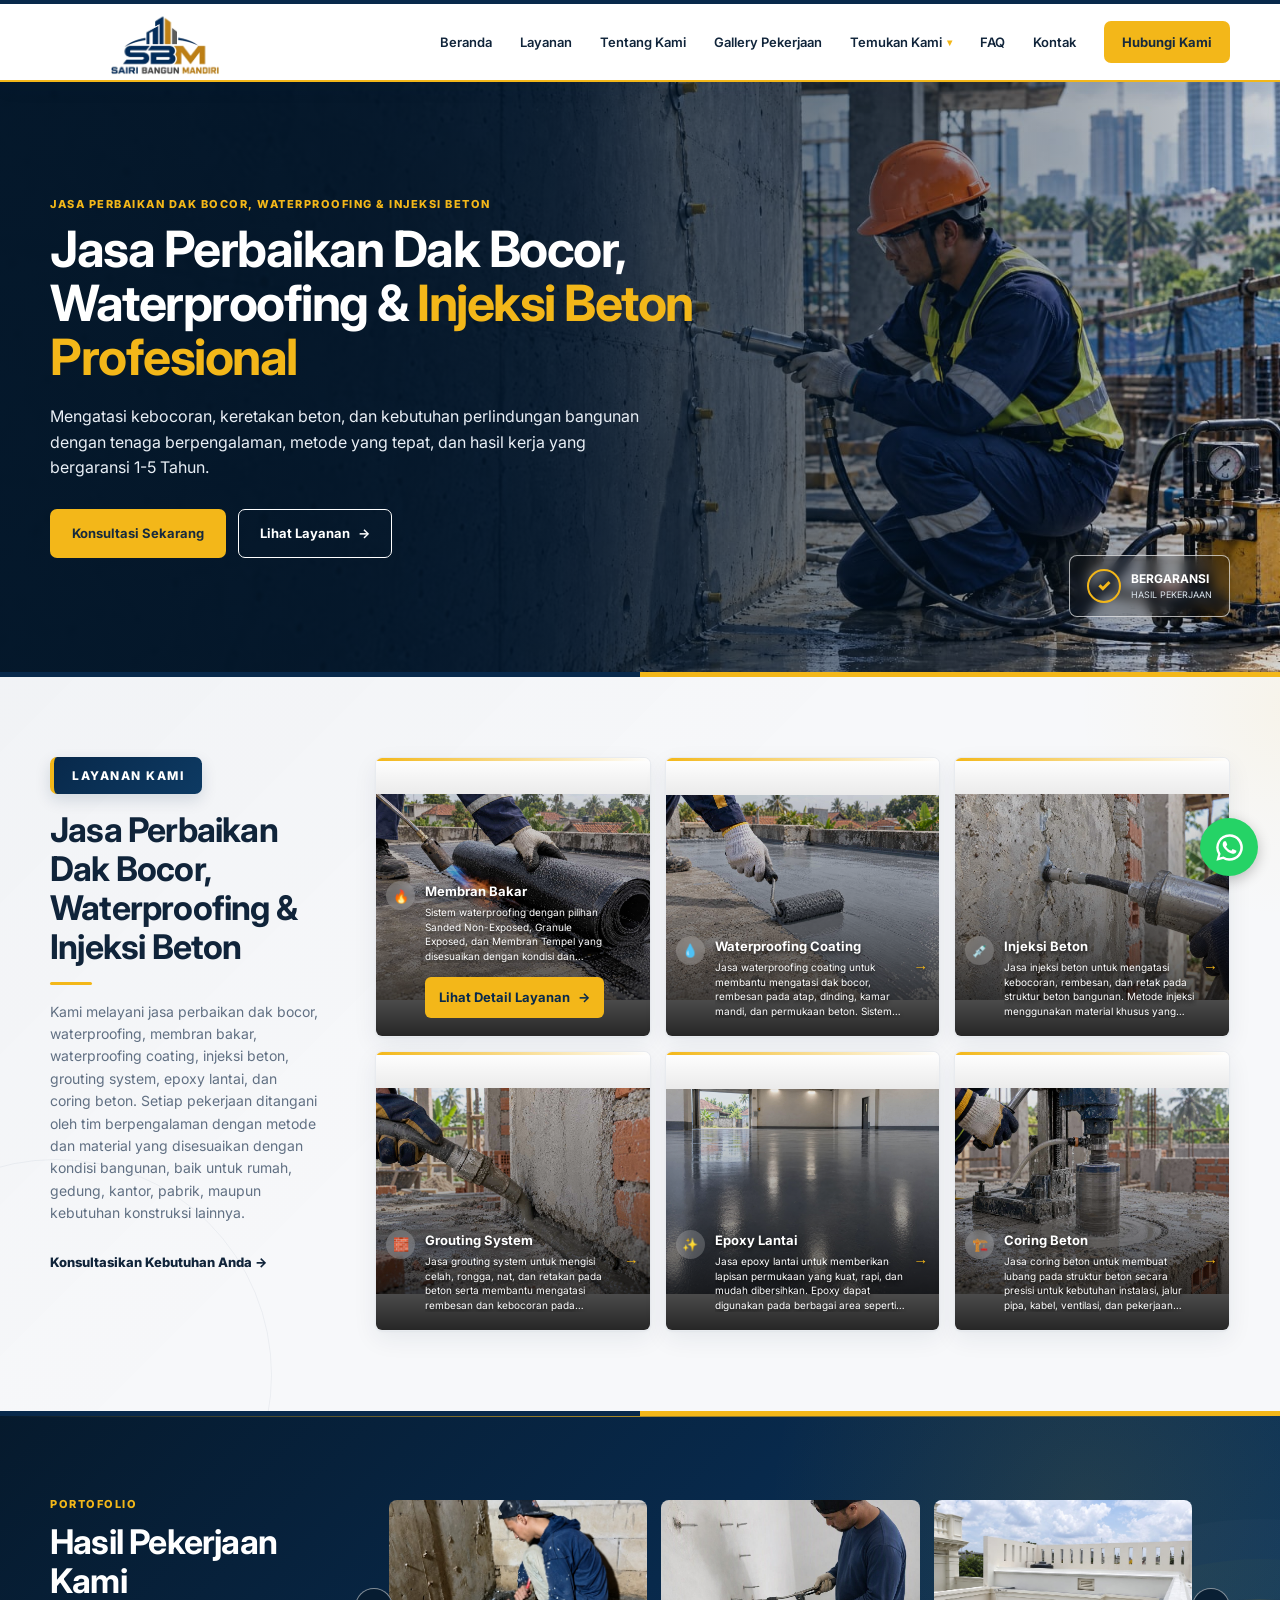
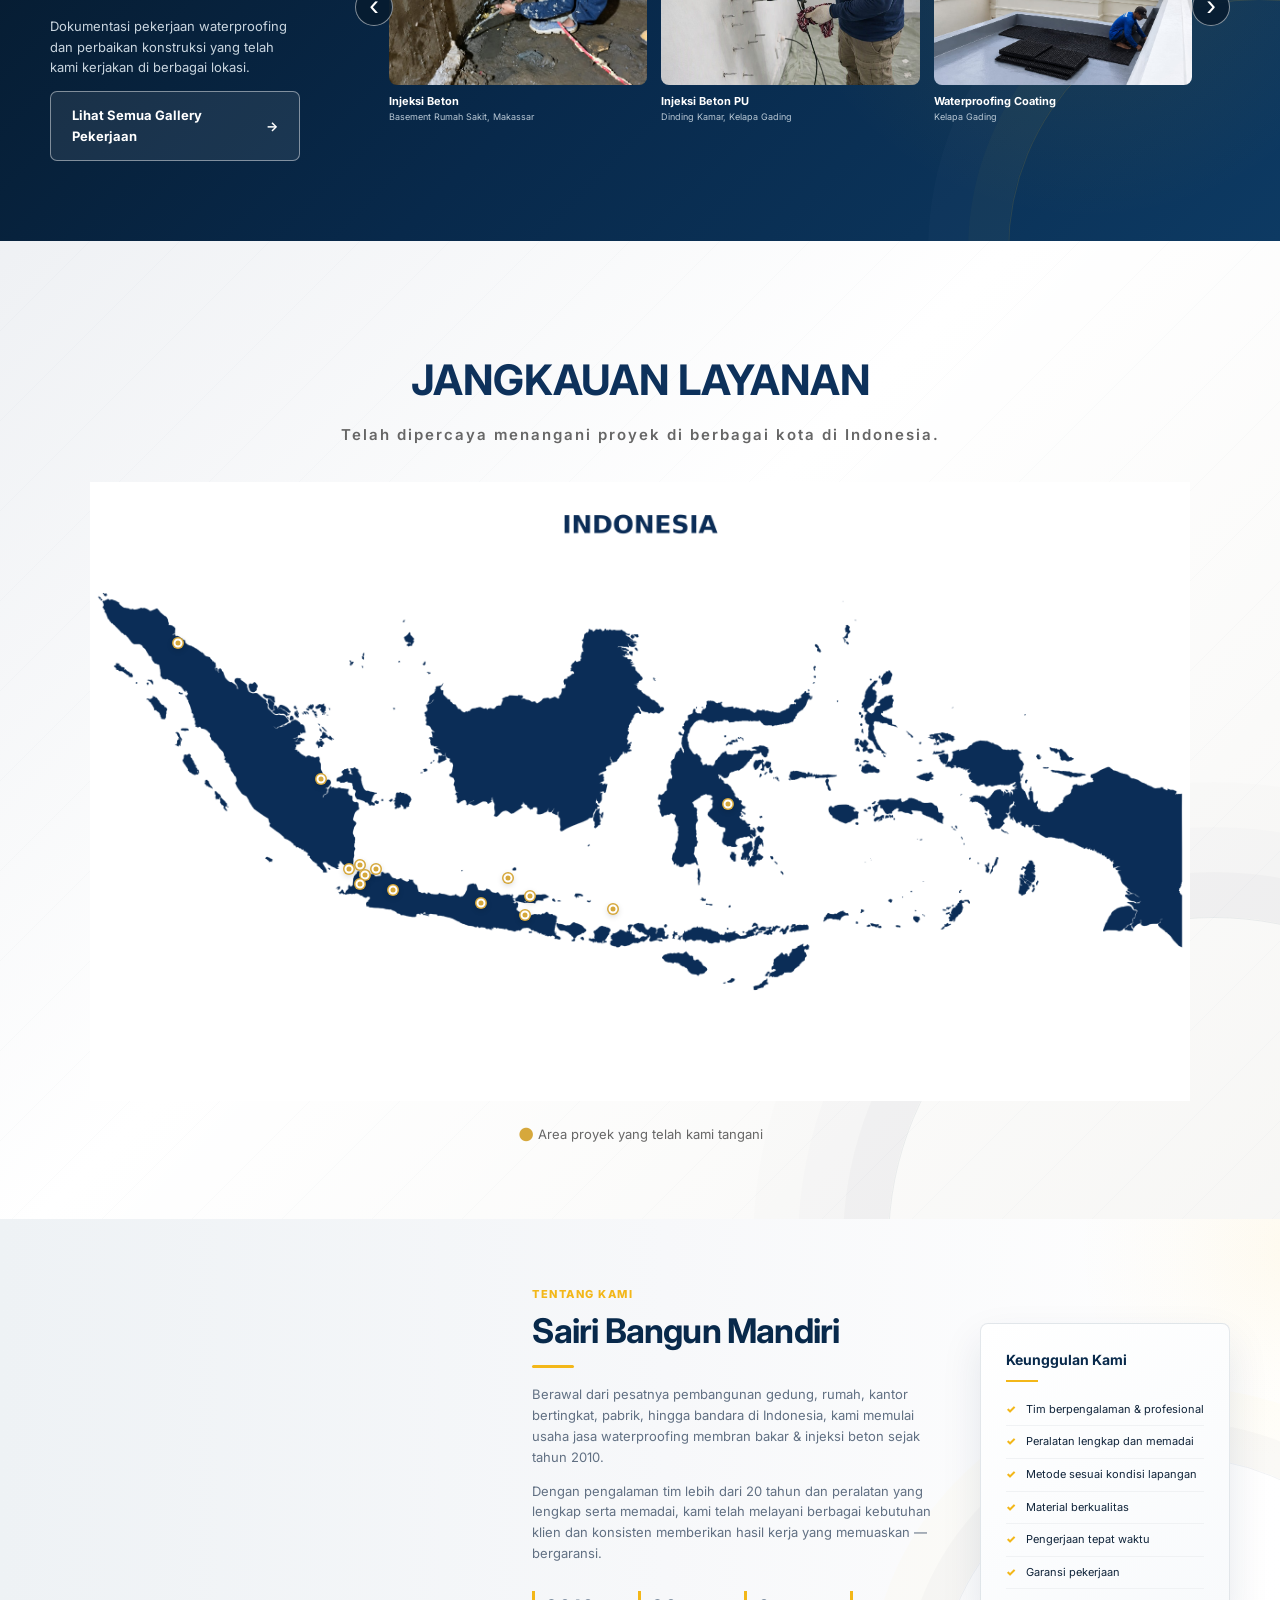
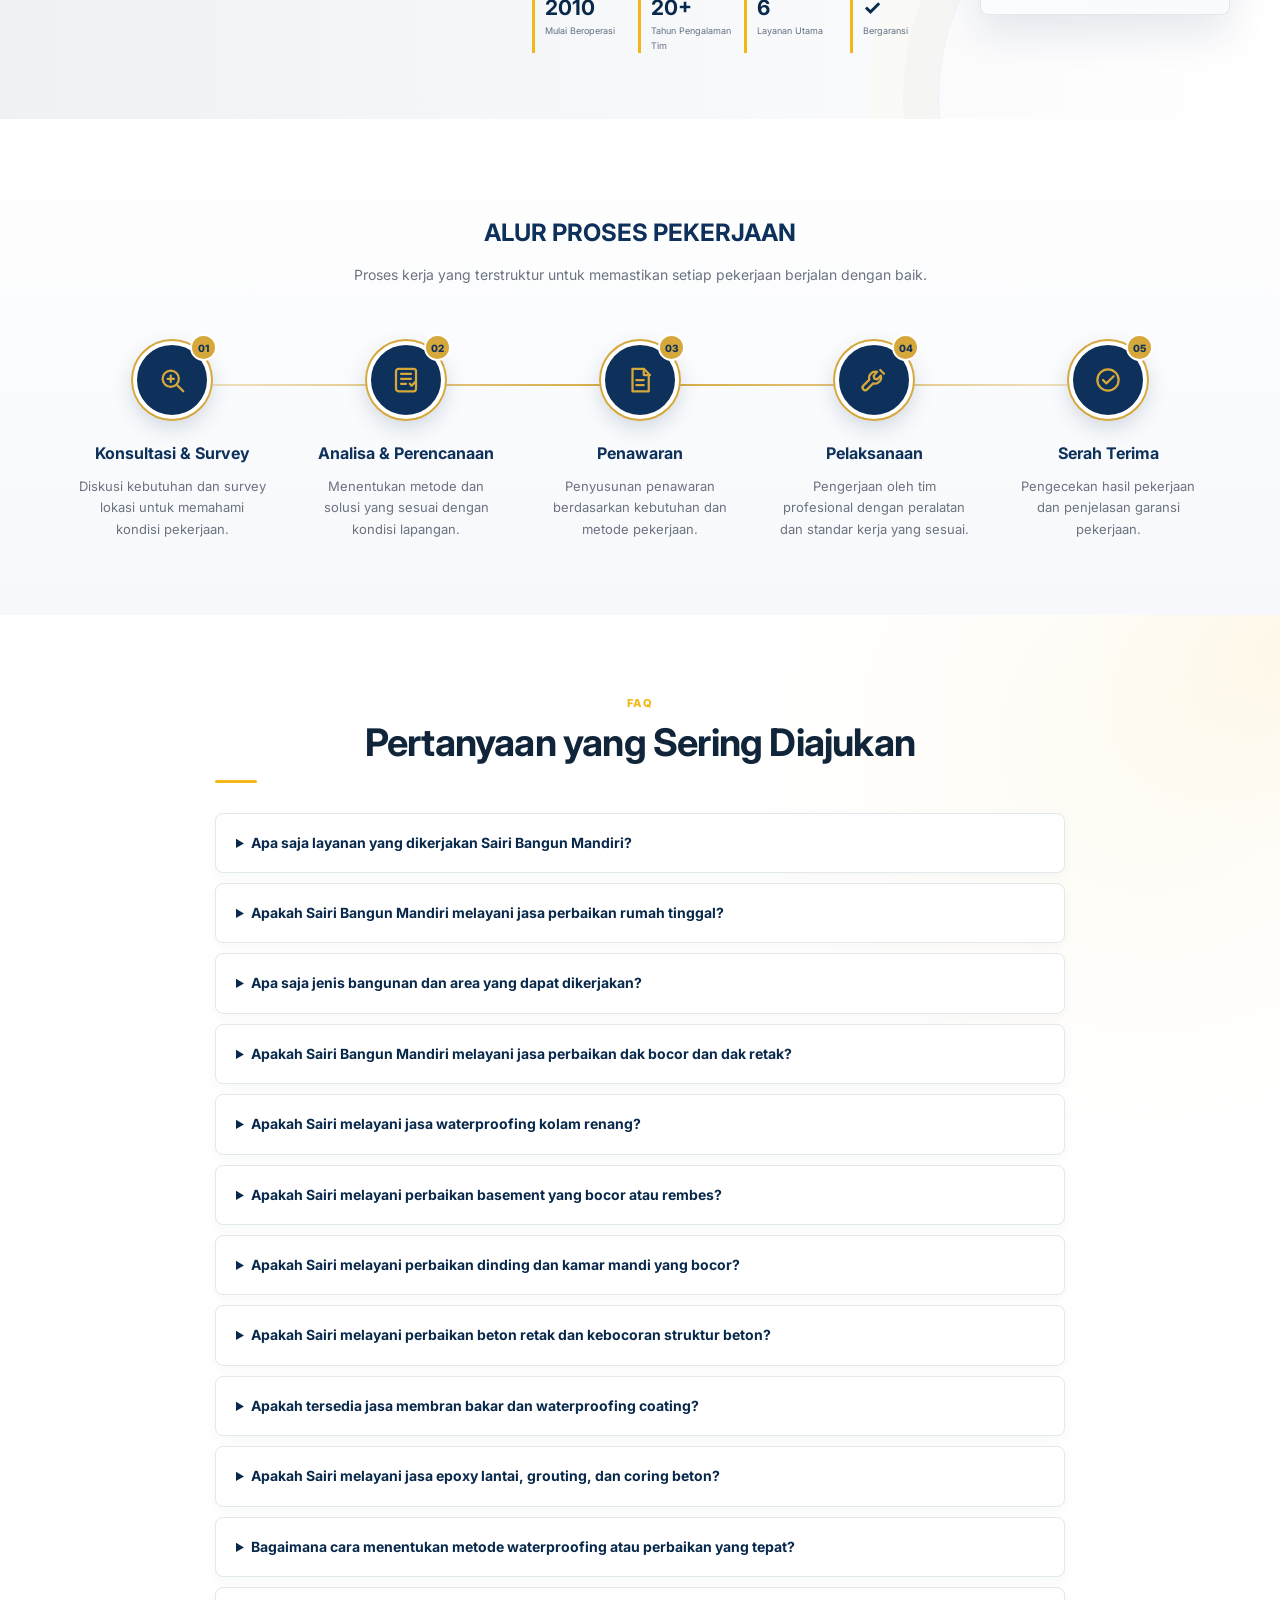
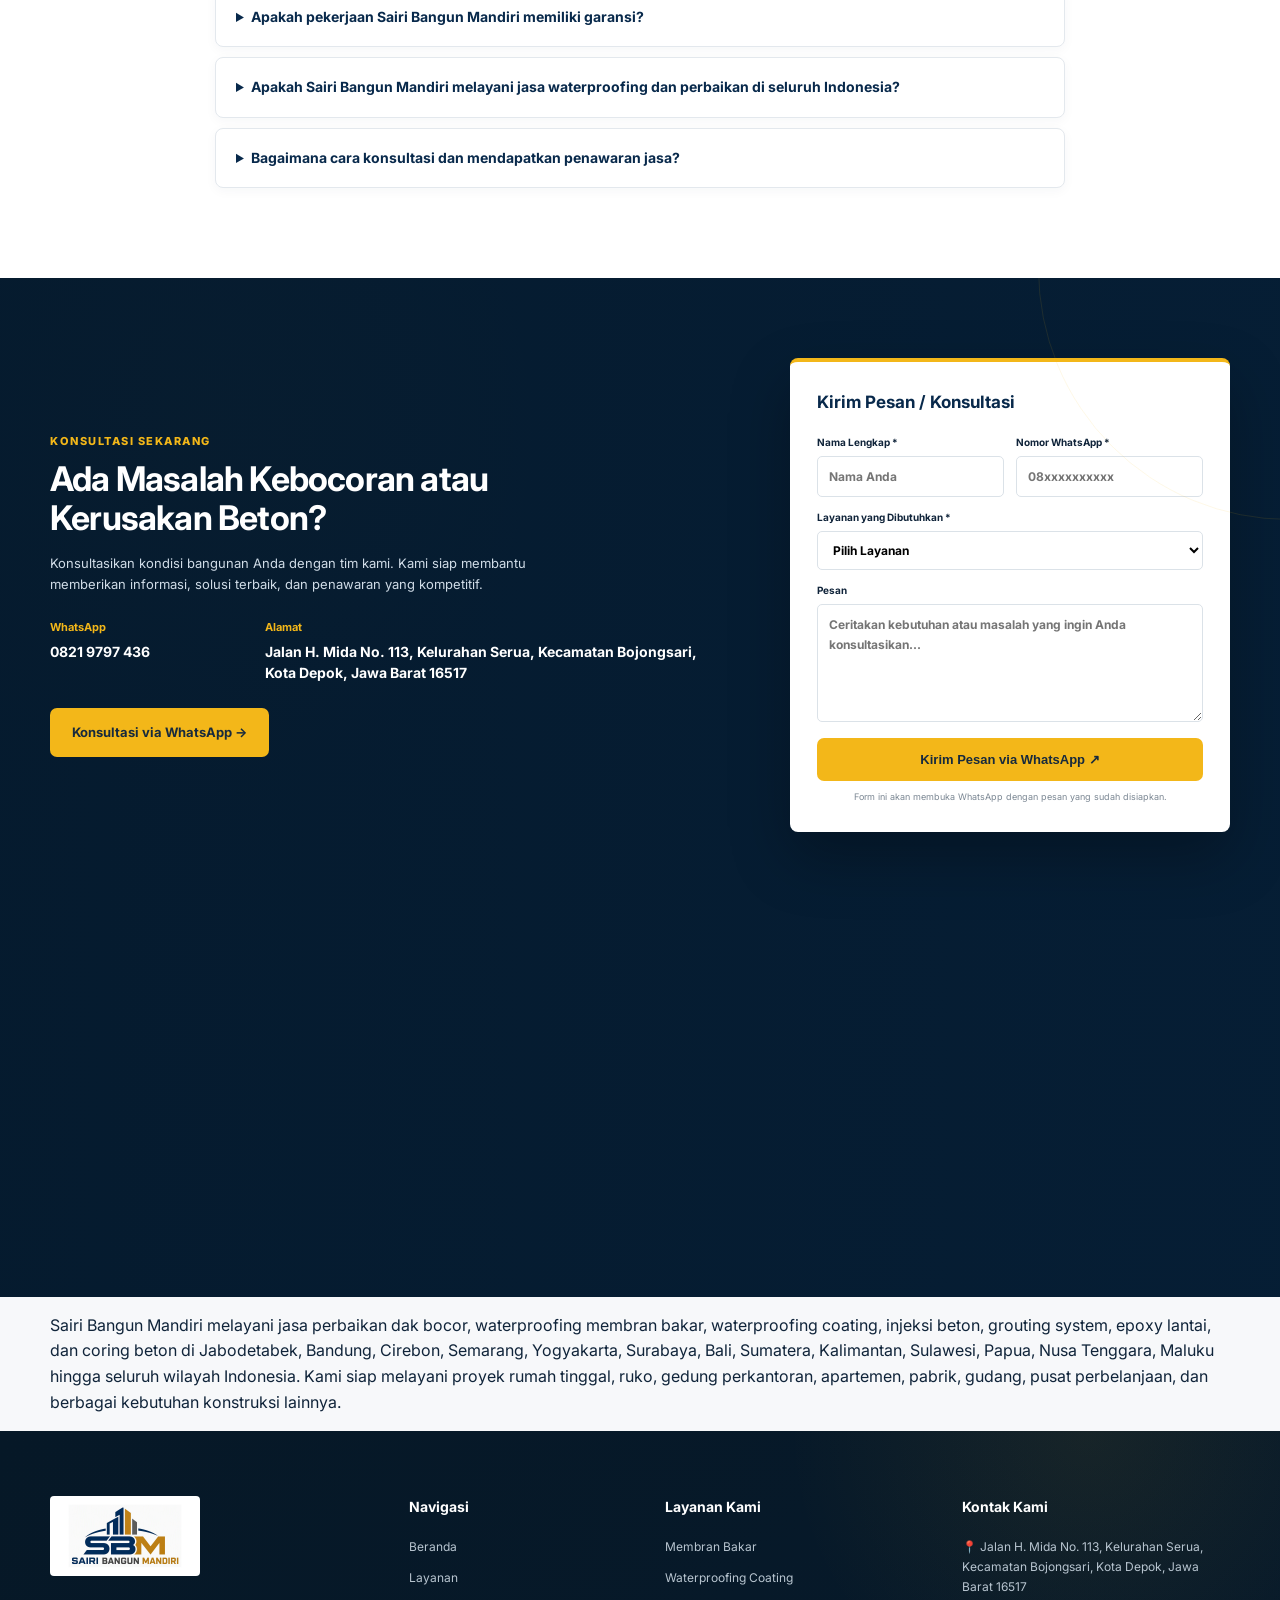
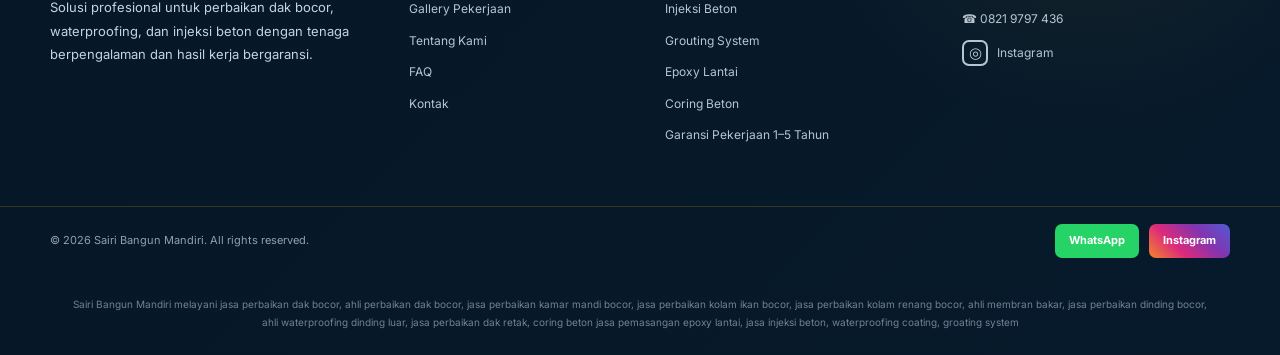
<file: index.html>
<!DOCTYPE html>
<html lang="id">
<head>
  <meta charset="UTF-8">
  <meta name="viewport" content="width=device-width, initial-scale=1.0">
  <meta name="description" content="Sairi Bangun Mandiri melayani jasa perbaikan dak bocor, waterproofing coating, membran bakar, injeksi beton, grouting system, epoxy lantai, coring beton, waterproofing dinding luar, serta perbaikan kamar mandi, kolam renang dan kolam ikan bocor. Berpengalaman sejak 2010, bergaransi, melayani rumah, gedung, hotel, apartemen dan bangunan komersial di seluruh Indonesia.">
  <meta name="robots" content="index, follow">
  <meta name="keywords" content="jasa perbaikan dak bocor, ahli perbaikan dak bocor, jasa perbaikan kamar mandi bocor, jasa perbaikan kolam ikan bocor, jasa perbaikan kolam renang bocor, ahli membran bakar, jasa perbaikan dinding bocor, ahli waterproofing dinding luar, jasa perbaikan dak retak, jasa pemasangan epoxy lantai, waterproofing, injeksi beton, grouting system, coring beton, Depok">
  <meta name="author" content="Sairi Bangun Mandiri">
  <meta property="og:title" content="Jasa Perbaikan Dak Bocor, Waterproofing & Injeksi Beton | Sairi Bangun Mandiri">
  <meta property="og:description" content="Jasa perbaikan dak bocor, waterproofing, membran bakar, injeksi beton, grouting, epoxy lantai dan coring beton dengan tenaga berpengalaman dan bergaransi, sejak 2010.">
  <meta property="og:site_name" content="Sairi Bangun Mandiri">
  <meta property="og:image" content="https://jasaperbaikandakbocor.com/assets/images/Hero%20Besar%20Baru.jpg">
  <meta name="twitter:card" content="summary_large_image">
  <meta name="twitter:title" content="Jasa Perbaikan Dak Bocor, Waterproofing &amp; Injeksi Beton | Sairi Bangun Mandiri">
<meta name="twitter:description" content="Jasa perbaikan dak bocor, waterproofing coating, membran bakar, injeksi beton, epoxy lantai, grouting, serta perbaikan kolam renang dan kolam ikan bocor. Berpengalaman sejak 2010 dan bergaransi.">
<meta name="twitter:image" content="https://jasaperbaikandakbocor.com/assets/images/Hero%20Besar%20Baru.jpg">
  <meta property="og:url" content="https://www.jasaperbaikandakbocor.com/">
  <link rel="canonical" href="https://jasaperbaikandakbocor.com/">
  <title>Jasa Perbaikan Dak Bocor, Waterproofing & Injeksi Beton | Sairi Bangun Mandiri</title>
  <link rel="icon" href="assets/images/logo-sbm.jpg">
  <link rel="preconnect" href="https://fonts.googleapis.com">
  <link rel="preconnect" href="https://fonts.gstatic.com" crossorigin>
  <link href="https://fonts.googleapis.com/css2?family=Inter:wght@400;500;600;700;800&display=swap" rel="stylesheet">
  <link rel="stylesheet" href="style.css">
  <link rel="stylesheet" href="portfolio.css">
  <script type="application/ld+json">
{
  "@context": "https://schema.org",
  "@type": "HomeAndConstructionBusiness",
  "@id": "https://jasaperbaikandakbocor.com/#organization",
  "name": "Sairi Bangun Mandiri",
  "alternateName": "SBM",
  "description": "Sairi Bangun Mandiri melayani jasa perbaikan dak bocor, waterproofing membran bakar dan coating, injeksi beton, grouting system, epoxy lantai, coring beton, waterproofing dinding luar, perbaikan kamar mandi bocor, kolam renang bocor, dan kolam ikan bocor. Berpengalaman sejak 2010, bergaransi, dan melayani proyek di seluruh Indonesia.",
  "url": "https://jasaperbaikandakbocor.com/",
  "telephone": "+628219797436",
  "hasMap": "https://maps.app.goo.gl/z6by2zJYfafveyHe6",
  "image": "https://jasaperbaikandakbocor.com/assets/images/logo-sbm.jpg",
  "logo": "https://jasaperbaikandakbocor.com/assets/images/logo-sbm.jpg",
  "foundingDate": "2010",

  "address": {
    "@type": "PostalAddress",
    "streetAddress": "Jalan H. Mida No. 113, Kelurahan Serua, Kecamatan Bojongsari",
    "addressLocality": "Depok",
    "addressRegion": "Jawa Barat",
    "postalCode": "16517",
    "addressCountry": "ID"
  },

    "areaServed": [
    { "@type": "City", "name": "Depok" },
    { "@type": "City", "name": "Jakarta" },
    { "@type": "City", "name": "Bogor" },
    { "@type": "City", "name": "Tangerang" },
    { "@type": "City", "name": "Tangerang Selatan" },
    { "@type": "City", "name": "Bekasi" },
    { "@type": "City", "name": "Bandung" },
    { "@type": "City", "name": "Semarang" },
    { "@type": "City", "name": "Yogyakarta" },
    { "@type": "City", "name": "Surabaya" },
    { "@type": "City", "name": "Malang" },
    { "@type": "City", "name": "Medan" },
    { "@type": "City", "name": "Palembang" },
    { "@type": "City", "name": "Makassar" },
    { "@type": "AdministrativeArea", "name": "Bali" },
    {
  "@type": "Country",
  "name": "Indonesia"
}
  ],

  "sameAs": [
    "https://www.instagram.com/sairibangunmandiri/"
  ],

  "hasOfferCatalog": {
    "@type": "OfferCatalog",
    "name": "Layanan Sairi Bangun Mandiri",
    "itemListElement": [
      {
        "@type": "Offer",
        "itemOffered": {
          "@type": "Service",
          "name": "Membran Bakar",
          "description": "Waterproofing menggunakan lembaran membran khusus dengan proses pembakaran, tahan air dan tahan lama untuk dak beton."
        }
      },
      {
        "@type": "Offer",
        "itemOffered": {
          "@type": "Service",
          "name": "Waterproofing Coating",
          "description": "Cat anti bocor serbaguna berbahan akrilik untuk atap, dinding, kamar mandi, kolam renang dan ground tank."
        }
      },
      {
        "@type": "Offer",
        "itemOffered": {
          "@type": "Service",
          "name": "Injeksi Beton",
          "description": "Perbaikan struktur beton dengan metode injeksi (polyurethane, semen admixture, cement based waterplug) untuk mengatasi retak dan kebocoran."
        }
      },
      {
        "@type": "Offer",
        "itemOffered": {
          "@type": "Service",
          "name": "Grouting System",
          "description": "Pengisian rongga/celah pada beton untuk meningkatkan kekuatan struktur dan sifat kedap air."
        }
      },
      {
        "@type": "Offer",
        "itemOffered": {
          "@type": "Service",
          "name": "Epoxy Lantai",
          "description": "Pelapis lantai berbahan resin epoxy dengan daya tahan tinggi, tersedia berbagai jenis dan warna."
        }
      },
      {
        "@type": "Offer",
        "itemOffered": {
          "@type": "Service",
          "name": "Coring Beton",
          "description": "Jasa pengeboran beton presisi untuk berbagai kebutuhan instalasi mekanikal dan elektrikal."
        }
      },
{
  "@type": "Offer",
  "itemOffered": {
    "@type": "Service",
    "name": "Waterproofing Dinding Luar",
    "description": "Jasa waterproofing dinding luar bangunan untuk membantu mengatasi rembesan air dan melindungi dinding dari kebocoran."
  }
},
{
  "@type": "Offer",
  "itemOffered": {
    "@type": "Service",
    "name": "Perbaikan Dak Bocor",
    "description": "Jasa pemeriksaan dan perbaikan kebocoran dak beton dengan metode waterproofing yang sesuai dengan kondisi kebocoran."
  }
},
{
  "@type": "Offer",
  "itemOffered": {
    "@type": "Service",
    "name": "Perbaikan Kamar Mandi Bocor",
    "description": "Jasa perbaikan kebocoran dan rembesan air pada area kamar mandi."
  }
},
{
  "@type": "Offer",
  "itemOffered": {
    "@type": "Service",
    "name": "Perbaikan Kolam Renang Bocor",
    "description": "Jasa perbaikan kebocoran kolam renang menggunakan metode yang disesuaikan dengan kondisi kebocoran."
  }
},
{
  "@type": "Offer",
  "itemOffered": {
    "@type": "Service",
    "name": "Perbaikan Kolam Ikan Bocor",
    "description": "Jasa perbaikan kebocoran kolam ikan untuk membantu menjaga kolam tetap kedap air."
  }
}
    ]
  }
}
</script>
</head>

<body>
  <header class="site-header" id="top">
    <div class="container nav-wrap">
      <a class="brand" href="#top" aria-label="Sairi Bangun Mandiri">
        <img src="assets/images/logo-sbm.jpg" alt="Logo Sairi Bangun Mandiri">
      </a>
      <button class="menu-toggle" aria-label="Buka menu" aria-expanded="false">
        <span></span><span></span><span></span>
      </button>
      
<nav class="nav" aria-label="Navigasi utama">
  <a href="#top">Beranda</a>
  <a href="#layanan">Layanan</a>
  <a href="#tentang">Tentang Kami</a>
  <a href="#portfolio">Gallery Pekerjaan</a>

<div class="nav-dropdown">
  <a class="nav-dropdown-toggle" href="#" onclick="event.preventDefault(); this.parentElement.classList.toggle('active')">
    Temukan Kami <span>▾</span>
  </a>
    <div class="nav-dropdown-menu">
  <a href="temukan-kami.html#depok">Depok</a>
  <a href="temukan-kami.html#tangerang-selatan">Tangerang Selatan</a>
  <a href="temukan-kami.html#tangerang">Tangerang</a>
  <a href="temukan-kami.html#jakarta">Jakarta</a>
  <a href="temukan-kami.html#bogor">Bogor</a>
  <a href="temukan-kami.html#bekasi">Bekasi</a>
</div>
  </div>

  <a href="#faq">FAQ</a>
  <a href="#kontak">Kontak</a>
  <a class="btn btn-gold btn-small"
     href="https://wa.me/628219797436?text=Halo%20Sairi%20Bangun%20Mandiri"
     target="_blank" rel="noopener">Hubungi Kami</a>
</nav>
    </div>
  </header>

  <main>
    <section class="hero">
      <div class="hero-overlay"></div>
      <div class="container hero-content">
        <div class="hero-copy">
          <p class="eyebrow">JASA PERBAIKAN DAK BOCOR, WATERPROOFING & INJEKSI BETON</p>
          <h1>Jasa Perbaikan Dak Bocor, Waterproofing & <span>Injeksi Beton Profesional</span></h1>
          <p class="hero-text">Mengatasi kebocoran, keretakan beton, dan kebutuhan perlindungan bangunan dengan tenaga berpengalaman, metode yang tepat, dan hasil kerja yang bergaransi 1-5 Tahun.</p>
          <div class="hero-actions">
            <a class="btn btn-gold" href="https://wa.me/628219797436?text=Halo%20Sairi%20Bangun%20Mandiri%2C%20saya%20ingin%20konsultasi." target="_blank" rel="noopener">Konsultasi Sekarang</a>
            <a class="btn btn-outline" href="#layanan">Lihat Layanan <span>→</span></a>
          </div>
        </div>
        <div class="guarantee">
          <div class="guarantee-icon">✓</div>
          <div><strong>BERGARANSI</strong><small>HASIL PEKERJAAN</small></div>
        </div>
      </div>
    </section>

    <section class="services section" id="layanan">
      <div class="container service-layout">
        <div class="section-intro">
          <p class="eyebrow">LAYANAN KAMI</p>
          <h2>Jasa Perbaikan Dak Bocor, Waterproofing & Injeksi Beton</h2>
          <p>Kami melayani jasa perbaikan dak bocor, waterproofing, membran bakar, waterproofing coating, injeksi beton, grouting system, epoxy lantai, dan coring beton. Setiap pekerjaan ditangani oleh tim berpengalaman dengan metode dan material yang disesuaikan dengan kondisi bangunan, baik untuk rumah, gedung, kantor, pabrik, maupun kebutuhan konstruksi lainnya.
</p>
          <a class="text-link" href="#kontak">Konsultasikan Kebutuhan Anda →</a>
        </div>
        <div class="service-grid">
          
<article class="service-card service-card-link">
  <a href="waterproofing-membran-bakar-pamulang.html" class="service-image-link" aria-label="Lihat layanan Membran Bakar">
    <div class="service-image img-membrane"></div>
  </a>
  <div class="service-body">
    <span class="service-icon">🔥</span>
    <div>
      <h3><a href="waterproofing-membran-bakar-pamulang.html">Membran Bakar</a></h3>
      <p class="service-desc">Sistem waterproofing dengan pilihan Sanded Non-Exposed, Granule Exposed, dan Membran Tempel yang disesuaikan dengan kondisi dan kebutuhan area.</p>
      <a href="waterproofing-membran-bakar-pamulang.html" class="service-detail-link">Lihat Detail Layanan <span aria-hidden="true">→</span></a>
    </div>
  </div>
</article>
          <article class="service-card">
            <div class="service-image img-coating"></div>
            <div class="service-body"><span class="service-icon">💧</span><div><h3>Waterproofing Coating</h3><p class="service-desc">Jasa waterproofing coating untuk membantu mengatasi dak bocor, rembesan pada atap, dinding, kamar mandi, dan permukaan beton. Sistem coating diaplikasikan sebagai lapisan pelindung kedap air untuk membantu mencegah kebocoran dan melindungi permukaan bangunan dari paparan air dan kelembapan.</p>
</div><button type="button" class="service-toggle" aria-label="Lihat deskripsi lengkap Waterproofing Coating">→</button></div>
          </article>
         <article class="service-card"><div class="service-image img-injection"></div><div class="service-body"><span class="service-icon">💉</span><div><h3>Injeksi Beton</h3><p class="service-desc">Jasa injeksi beton untuk mengatasi kebocoran, rembesan, dan retak pada struktur beton bangunan. Metode injeksi menggunakan material khusus yang disesuaikan dengan kondisi keretakan dan kebutuhan perbaikan beton, sehingga membantu menutup jalur air dan mengurangi rembesan. Pekerjaan ini dapat diterapkan pada dinding beton, dak, basement, kolam, dan bagian struktur bangunan lainnya yang mengalami kebocoran atau keretakan.</p></div><button type="button" class="service-toggle" aria-label="Lihat deskripsi lengkap Injeksi Beton">→</button></div></article>
         <article class="service-card"><div class="service-image img-grouting"></div><div class="service-body"><span class="service-icon">🧱</span><div><h3>Grouting System</h3><p class="service-desc">Jasa grouting system untuk mengisi celah, rongga, nat, dan retakan pada beton serta membantu mengatasi rembesan dan kebocoran pada berbagai konstruksi. Grouting dapat digunakan untuk perbaikan kolam renang, kolam ikan, lantai, dinding, dan struktur beton lainnya dengan material khusus yang disesuaikan dengan kondisi area untuk membantu meningkatkan kekuatan dan ketahanan terhadap air.</p></div><button type="button" class="service-toggle" aria-label="Lihat deskripsi lengkap Grouting System">→</button></div></article>
         <article class="service-card"><div class="service-image img-epoxy"></div><div class="service-body"><span class="service-icon">✨</span><div><h3>Epoxy Lantai</h3><p class="service-desc">Jasa epoxy lantai untuk memberikan lapisan permukaan yang kuat, rapi, dan mudah dibersihkan. Epoxy dapat digunakan pada berbagai area seperti gudang, pabrik, garasi, area komersial, dan kebutuhan lantai lainnya dengan pilihan sistem yang disesuaikan dengan kondisi permukaan.</p></div><button type="button" class="service-toggle" aria-label="Lihat deskripsi lengkap Epoxy Lantai">→</button></div></article>
          <article class="service-card"><div class="service-image img-coring"></div><div class="service-body"><span class="service-icon">🏗️</span><div><h3>Coring Beton</h3><p class="service-desc">Jasa coring beton untuk membuat lubang pada struktur beton secara presisi untuk kebutuhan instalasi, jalur pipa, kabel, ventilasi, dan pekerjaan konstruksi lainnya. Metode coring menggunakan peralatan khusus untuk menghasilkan lubang dengan ukuran dan kedalaman yang disesuaikan dengan kebutuhan pekerjaan.</p></div><button type="button" class="service-toggle" aria-label="Lihat deskripsi lengkap Coring Beton">→</button></div></article>
        </div>
      </div>
    </section>
 <section class="portfolio section" id="portfolio">
  <div class="container portfolio-layout">
    <div class="portfolio-copy">
     <p class="eyebrow">PORTOFOLIO</p>
<h2>Hasil Pekerjaan Kami</h2>
<p>Dokumentasi pekerjaan waterproofing dan perbaikan konstruksi yang telah kami kerjakan di berbagai lokasi.</p>

      <a class="btn btn-outline light" href="portfolio.html">
       Lihat Semua Gallery Pekerjaan <span>→</span>
      </a>
    </div>

    <div class="portfolio-showcase">
      <button class="portfolio-arrow portfolio-prev" type="button"
              aria-label="Foto portofolio sebelumnya">‹</button>

      <div class="portfolio-track" id="portfolioTrack">
 
<a class="portfolio-item" href="portfolio.html">
  <div class="portfolio-img">
    <img src="assets/images/injeksi-beton-basement-rumah-sakit-makassar-01.jpg" alt="Pekerjaan injeksi beton pada sambungan lantai dan sudut lantai-dinding basement rumah sakit di Makassar" loading="lazy">
  </div>
  <span>Injeksi Beton<br><small>Basement Rumah Sakit, Makassar</small></span>
</a>
                <a class="portfolio-item" href="portfolio.html">
          <div class="portfolio-img">
            <img src="assets/images/injeksi-beton-dinding-kamar-kelapa-gading-01.jpg" alt="Jasa injeksi beton PU pada dinding kamar rumah pribadi di Kelapa Gading Jakarta Utara" loading="lazy">
          </div>
          <span>Injeksi Beton PU<br><small>Dinding Kamar, Kelapa Gading</small></span>
        </a>

        <a class="portfolio-item" href="portfolio.html">
  <div class="portfolio-img">
    <img src="assets/images/waterproofing_coating_01.jpg" alt="Pekerjaan waterproofing coating pada dak rumah di Kelapa Gading Jakarta Utara" loading="lazy">
  </div>
  <span>Waterproofing Coating<br><small>Kelapa Gading</small></span>
</a>

       <a class="portfolio-item" href="portfolio.html">
  <div class="portfolio-img">
    <img src="assets/images/membran-bakar-granule-pasar-tanah-abang-01.jpg" alt="Pekerjaan waterproofing dak menggunakan membran bakar Granule di Gedung Pasar Tanah Abang Jakarta Pusat" loading="lazy">
  </div>
  <span>Membran Bakar Granule<br><small>Pasar Tanah Abang</small></span>
</a>

       <a class="portfolio-item" href="portfolio.html">
  <div class="portfolio-img">
    <img src="assets/images/grouting_kolam_rempoa_01.jpg" alt="Pekerjaan perbaikan kolam renang dengan sistem grouting nat di Rempoa Tangerang Selatan" loading="lazy">
  </div>
  <span>Grouting System<br><small>Rempoa</small></span>
</a>

        <a class="portfolio-item" href="portfolio.html">
  <div class="portfolio-img">
    <img src="assets/images/membran-bakar-sanded-mall-bassura-01.jpg" alt="Pekerjaan waterproofing menggunakan membran bakar Sanded di Mall Bassura Jakarta Timur" loading="lazy">
  </div>
  <span>Membran Bakar Sanded<br><small>Mall Bassura</small></span>
</a>

  
<a class="portfolio-item" href="portfolio.html">
  <div class="portfolio-img">
    <img src="assets/images/epoxy-lantai-01.jpg" alt="Pekerjaan epoxy lantai pada gudang konveksi di Bogor Jawa Barat" loading="lazy">
  </div>
  <span>Epoxy Lantai<br><small>Gudang Konveksi, Bogor</small></span>
</a>

        <a class="portfolio-item" href="portfolio.html">
          <div class="portfolio-img">
            <img src="assets/images/coring_beton_indonesia.jpg" alt="Pekerjaan Coring Beton" loading="lazy">
          </div>
          <span>Coring Beton<br><small>Instalasi Mekanikal</small></span>
        </a>
      </div>

      <button class="portfolio-arrow portfolio-next" type="button"
              aria-label="Foto portofolio berikutnya">›</button>
    </div>
  </div>
</section>
    <section class="coverage">
    <div class="container">
        <div class="section-title">
            <h2>JANGKAUAN LAYANAN</h2>
            <p>Telah dipercaya menangani proyek di berbagai kota di Indonesia.</p>
        </div>

        <div class="coverage-map">

            <img 
                src="assets/images/peta-indonesia.png"
                alt="Peta jangkauan layanan Sairi Bangun Mandiri"
            >

        <!-- MEDAN -->
<button class="map-point" style="left:8%;top:26%;" data-city="Medan" aria-label="Medan">
    <span></span><strong>Medan</strong>
</button>

<!-- PALEMBANG -->
<button class="map-point" style="left:21%;top:48%;" data-city="Palembang" aria-label="Palembang">
    <span></span><strong>Palembang</strong>
</button>

<!-- JAKARTA -->
<button class="map-point" style="left:24.5%;top:62%;" data-city="Jakarta" aria-label="Jakarta">
    <span></span><strong>Jakarta</strong>
</button>

<!-- TANGERANG -->
<button class="map-point" style="left:23.5%;top:62.5%;" data-city="Tangerang" aria-label="Tangerang">
    <span></span><strong>Tangerang</strong>
</button>

<!-- DEPOK -->
<button class="map-point" style="left:25%;top:63.5%;" data-city="Depok" aria-label="Depok">
    <span></span><strong>Depok</strong>
</button>

<!-- BOGOR -->
<button class="map-point" style="left:24.5%;top:65%;" data-city="Bogor" aria-label="Bogor">
    <span></span><strong>Bogor</strong>
</button>

<!-- BEKASI -->
<button class="map-point" style="left:26%;top:62.5%;" data-city="Bekasi" aria-label="Bekasi">
    <span></span><strong>Bekasi</strong>
</button>

<!-- BANDUNG -->
<button class="map-point" style="left:27.5%;top:66%;" data-city="Bandung" aria-label="Bandung">
    <span></span><strong>Bandung</strong>
</button>

<!-- SEMARANG -->
<button class="map-point" style="left:38%;top:64%;" data-city="Semarang" aria-label="Semarang">
    <span></span><strong>Semarang</strong>
</button>

<!-- YOGYAKARTA -->
<button class="map-point" style="left:35.5%;top:68%;" data-city="Yogyakarta" aria-label="Yogyakarta">
    <span></span><strong>Yogyakarta</strong>
</button>

<!-- SURABAYA -->
<button class="map-point" style="left:40%;top:67%;" data-city="Surabaya" aria-label="Surabaya">
    <span></span><strong>Surabaya</strong>
</button>

<!-- MALANG -->
<button class="map-point" style="left:39.5%;top:70%;" data-city="Malang" aria-label="Malang">
    <span></span><strong>Malang</strong>
</button>

<!-- BALI -->
<button class="map-point" style="left:47.5%;top:69%;" data-city="Bali" aria-label="Bali">
    <span></span><strong>Bali</strong>
</button>

<!-- MAKASSAR -->
<button class="map-point" style="left:58%;top:52%;" data-city="Makassar" aria-label="Makassar">
    <span></span><strong>Makassar</strong>
</button>

        </div>

        <div class="coverage-info">
            <span>●</span>
            Area proyek yang telah kami tangani
        </div>

    </div>
</section>
   <section class="about section" id="tentang">
      <div class="about-image"></div>
      <div class="container about-inner">
        <div></div>
        <div class="about-copy">
          <p class="eyebrow">TENTANG KAMI</p>
          <h2>Sairi Bangun Mandiri</h2>
          <p>Berawal dari pesatnya pembangunan gedung, rumah, kantor bertingkat, pabrik, hingga bandara di Indonesia, kami memulai usaha jasa waterproofing membran bakar &amp; injeksi beton sejak tahun 2010.</p>
          <p>Dengan pengalaman tim lebih dari 20 tahun dan peralatan yang lengkap serta memadai, kami telah melayani berbagai kebutuhan klien dan konsisten memberikan hasil kerja yang memuaskan — bergaransi.</p>
          <div class="stats">
            <div><strong>2010</strong><span>Mulai Beroperasi</span></div>
            <div><strong>20+</strong><span>Tahun Pengalaman Tim</span></div>
            <div><strong>6</strong><span>Layanan Utama</span></div>
            <div><strong>✓</strong><span>Bergaransi</span></div>
          </div>
        </div>
        <aside class="strengths">
          <h3>Keunggulan Kami</h3>
          <ul>
            <li>Tim berpengalaman &amp; profesional</li>
            <li>Peralatan lengkap dan memadai</li>
            <li>Metode sesuai kondisi lapangan</li>
            <li>Material berkualitas</li>
            <li>Pengerjaan tepat waktu</li>
            <li>Garansi pekerjaan</li>
          </ul>
        </aside>
      </div>
      </section>
   <section class="process-section">
    <div class="container">

        <div class="section-title">
            <h2>ALUR PROSES PEKERJAAN</h2>
            <p>Proses kerja yang terstruktur untuk memastikan setiap pekerjaan berjalan dengan baik.</p>
        </div>

        <div class="process-timeline">

            <!-- 01 -->
            <div class="process-item">
                <div class="process-icon">
                    <span class="process-number">01</span>

                    <!-- Search / Survey -->
                    <svg viewBox="0 0 24 24" aria-hidden="true">
                        <circle cx="11" cy="11" r="6.5"></circle>
                        <path d="M16 16l5 5"></path>
                        <path d="M8.5 11h5"></path>
                        <path d="M11 8.5v5"></path>
                    </svg>
                </div>

                <div class="process-content">
                    <h3>Konsultasi &amp; Survey</h3>
                    <p>
                        Diskusi kebutuhan dan survey lokasi untuk memahami
                        kondisi pekerjaan.
                    </p>
                </div>
            </div>


            <!-- 02 -->
            <div class="process-item">
                <div class="process-icon">
                    <span class="process-number">02</span>

                    <!-- Planning -->
                    <svg viewBox="0 0 24 24" aria-hidden="true">
                        <rect x="4" y="3" width="16" height="18" rx="2"></rect>
                        <path d="M8 7h8"></path>
                        <path d="M8 11h8"></path>
                        <path d="M8 15h4"></path>
                        <path d="M15 15l1.5 1.5L20 13"></path>
                    </svg>
                </div>

                <div class="process-content">
                    <h3>Analisa &amp; Perencanaan</h3>
                    <p>
                        Menentukan metode dan solusi yang sesuai dengan
                        kondisi lapangan.
                    </p>
                </div>
            </div>


            <!-- 03 -->
            <div class="process-item">
                <div class="process-icon">
                    <span class="process-number">03</span>

                    <!-- Offer / Document -->
                    <svg viewBox="0 0 24 24" aria-hidden="true">
                        <path d="M6 3h9l4 4v14H6z"></path>
                        <path d="M15 3v5h5"></path>
                        <path d="M9 12h6"></path>
                        <path d="M9 16h6"></path>
                    </svg>
                </div>

                <div class="process-content">
                    <h3>Penawaran</h3>
                    <p>
                        Penyusunan penawaran berdasarkan kebutuhan dan
                        metode pekerjaan.
                    </p>
                </div>
            </div>


            <!-- 04 -->
            <div class="process-item">
                <div class="process-icon">
                    <span class="process-number">04</span>

                    <!-- Tools -->
                    <svg viewBox="0 0 24 24" aria-hidden="true">
                        <path d="M14.5 5.5a5 5 0 0 0-6.2 6.2L3.5 16.5a2.1 2.1 0 0 0 3 3l4.8-4.8a5 5 0 0 0 6.2-6.2l-3 3-2.2-.6-.6-2.2z"></path>
                        <path d="M17 4l3 3"></path>
                    </svg>
                </div>

                <div class="process-content">
                    <h3>Pelaksanaan</h3>
                    <p>
                        Pengerjaan oleh tim profesional dengan peralatan
                        dan standar kerja yang sesuai.
                    </p>
                </div>
            </div>


            <!-- 05 -->
            <div class="process-item">
                <div class="process-icon">
                    <span class="process-number">05</span>

                    <!-- Check -->
                    <svg viewBox="0 0 24 24" aria-hidden="true">
                        <circle cx="12" cy="12" r="8.5"></circle>
                        <path d="M8 12l2.7 2.7L16.5 9"></path>
                    </svg>
                </div>

                <div class="process-content">
                    <h3>Serah Terima</h3>
                    <p>
                        Pengecekan hasil pekerjaan dan penjelasan
                        garansi pekerjaan.
                    </p>
                </div>
            </div>

        </div>

    </div>
</section>
  <section class="faq section" id="faq">
  <div class="container narrow">

    <p class="eyebrow">FAQ</p>
    <h2>Pertanyaan yang Sering Diajukan</h2>

    <details>
      <summary>Apa saja layanan yang dikerjakan Sairi Bangun Mandiri?</summary>
      <p>
        Sairi Bangun Mandiri menyediakan berbagai jasa perbaikan dan perlindungan bangunan,
        meliputi perbaikan dak bocor, waterproofing, membran bakar, waterproofing coating,
        injeksi beton, grouting system, epoxy lantai, coring beton, dan waterproofing
        dinding luar. Pekerjaan dilakukan dengan metode yang disesuaikan dengan kondisi
        dan kebutuhan proyek.
      </p>
    </details>

    <details>
      <summary>Apakah Sairi Bangun Mandiri melayani jasa perbaikan rumah tinggal?</summary>
      <p>
        Ya. Kami melayani berbagai kebutuhan perbaikan dan waterproofing rumah tinggal,
        termasuk perbaikan dak bocor, atap dan dinding yang rembes, kamar mandi bocor,
        beton retak, serta pekerjaan waterproofing pada area rumah lainnya.
      </p>
    </details>

    <details>
      <summary>Apa saja jenis bangunan dan area yang dapat dikerjakan?</summary>
      <p>
        Kami melayani berbagai jenis properti dan area, termasuk rumah tinggal, ruko,
        gedung, hotel, apartemen, kantor, gudang, basement, kolam renang,
        fasilitas komersial, dan area industri. Metode pengerjaan disesuaikan
        dengan kondisi bangunan dan kebutuhan proyek.
      </p>
    </details>

    <details>
      <summary>Apakah Sairi Bangun Mandiri melayani jasa perbaikan dak bocor dan dak retak?</summary>
      <p>
        Ya. Kami melayani jasa perbaikan dak bocor dan dak retak, termasuk penanganan
        rembesan dan kebocoran pada dak beton. Metode perbaikan ditentukan berdasarkan
        kondisi dak, tingkat kerusakan, dan sumber masalah di lapangan.
      </p>
    </details>

    <details>
      <summary>Apakah Sairi melayani jasa waterproofing kolam renang?</summary>
      <p>
        Ya. Kami melayani jasa waterproofing dan perbaikan kolam renang yang bocor.
        Metode dan material waterproofing disesuaikan dengan kondisi kolam serta
        sumber kebocoran agar penanganannya tepat.
      </p>
    </details>

    <details>
      <summary>Apakah Sairi melayani perbaikan basement yang bocor atau rembes?</summary>
      <p>
        Ya. Kami melayani perbaikan basement bocor dan rembes, termasuk pekerjaan
        waterproofing dan penanganan kebocoran pada area basement. Metode perbaikan
        disesuaikan dengan sumber dan kondisi kebocoran di lapangan.
      </p>
    </details>

    <details>
      <summary>Apakah Sairi melayani perbaikan dinding dan kamar mandi yang bocor?</summary>
      <p>
        Ya. Kami melayani perbaikan dinding bocor dan kamar mandi bocor, termasuk
        penanganan rembesan serta pekerjaan waterproofing pada area yang membutuhkan
        perlindungan terhadap air.
      </p>
    </details>

    <details>
      <summary>Apakah Sairi melayani perbaikan beton retak dan kebocoran struktur beton?</summary>
      <p>
        Ya. Kami menyediakan jasa injeksi beton dan grouting system untuk membantu
        menangani keretakan, rembesan, dan kebocoran pada struktur beton. Pemilihan
        metode dan material disesuaikan dengan kondisi kerusakan.
      </p>
    </details>

    <details>
      <summary>Apakah tersedia jasa membran bakar dan waterproofing coating?</summary>
      <p>
        Ya. Kami menyediakan jasa membran bakar dan waterproofing coating untuk berbagai
        kebutuhan waterproofing dan perlindungan terhadap kebocoran. Metode yang digunakan
        disesuaikan dengan jenis area, kondisi permukaan, dan kebutuhan proyek.
      </p>
    </details>

    <details>
      <summary>Apakah Sairi melayani jasa epoxy lantai, grouting, dan coring beton?</summary>
      <p>
        Ya. Selain jasa waterproofing dan perbaikan kebocoran, kami melayani jasa epoxy
        lantai, grouting system, dan coring beton untuk berbagai kebutuhan konstruksi,
        perbaikan, dan pekerjaan bangunan.
      </p>
    </details>

    <details>
      <summary>Bagaimana cara menentukan metode waterproofing atau perbaikan yang tepat?</summary>
      <p>
        Setiap kebocoran dan kerusakan memiliki penyebab serta kondisi yang berbeda.
        Karena itu, metode perbaikan ditentukan berdasarkan kondisi area, sumber kebocoran,
        tingkat kerusakan, jenis struktur, dan kebutuhan proyek agar penanganan dapat
        dilakukan secara tepat.
      </p>
    </details>

    <details>
      <summary>Apakah pekerjaan Sairi Bangun Mandiri memiliki garansi?</summary>
      <p>
        Ya. Pekerjaan yang kami kerjakan memiliki garansi sesuai dengan jenis pekerjaan
        dan ketentuan yang tercantum dalam penawaran atau kesepakatan pekerjaan.
      </p>
    </details>

    <details>
      <summary>Apakah Sairi Bangun Mandiri melayani jasa waterproofing dan perbaikan di seluruh Indonesia?</summary>
      <p>
        Ya. Sairi Bangun Mandiri melayani pekerjaan di seluruh Indonesia, termasuk jasa
        perbaikan dak bocor, waterproofing, injeksi beton, dan pekerjaan terkait lainnya.
        Silakan hubungi kami untuk menyampaikan lokasi dan kebutuhan proyek Anda.
      </p>
    </details>

    <details>
      <summary>Bagaimana cara konsultasi dan mendapatkan penawaran jasa?</summary>
      <p>
        Anda dapat menghubungi Sairi Bangun Mandiri melalui WhatsApp untuk menyampaikan
        jenis pekerjaan, lokasi proyek, serta permasalahan yang ingin ditangani.
        Tim kami akan membantu memberikan informasi awal mengenai kebutuhan pekerjaan
        dan metode penanganan yang sesuai.
      </p>
    </details>

  </div>
</section>
       <section class="contact section" id="kontak">
      <div class="contact-bg"></div>
      <div class="container contact-layout">
        <div class="contact-copy">
          <p class="eyebrow">KONSULTASI SEKARANG</p>
          <h2>Ada Masalah Kebocoran atau Kerusakan Beton?</h2>
          <p>Konsultasikan kondisi bangunan Anda dengan tim kami. Kami siap membantu memberikan informasi, solusi terbaik, dan penawaran yang kompetitif.</p>
          <div class="contact-info">
            <a href="https://wa.me/628219797436" target="_blank" rel="noopener"><strong>WhatsApp</strong><span>0821 9797 436</span></a>
            <div><strong>Alamat</strong><span>Jalan H. Mida No. 113,
Kelurahan Serua, Kecamatan Bojongsari,
Kota Depok, Jawa Barat 16517</span></div>
          </div>
          <a class="btn btn-gold" href="https://wa.me/628219797436?text=Halo%20Sairi%20Bangun%20Mandiri%2C%20saya%20ingin%20konsultasi%20mengenai%20proyek%20saya." target="_blank" rel="noopener">Konsultasi via WhatsApp →</a>
        </div>
        <form class="contact-form" id="contactForm">
          <h3>Kirim Pesan / Konsultasi</h3>
          <div class="form-row">
            <label>Nama Lengkap *<input id="name" required type="text" placeholder="Nama Anda"></label>
            <label>Nomor WhatsApp *<input id="phone" required type="tel" placeholder="08xxxxxxxxxx"></label>
          </div>
          <label>Layanan yang Dibutuhkan *
            <select id="service" required>
              <option value="">Pilih Layanan</option>
              <option>Membran Bakar</option><option>Waterproofing Coating</option><option>Injeksi Beton</option>
              <option>Grouting System</option><option>Epoxy Lantai</option><option>Coring Beton</option><option>Lainnya</option>
            </select>
          </label>
          <label>Pesan<textarea id="message" rows="5" placeholder="Ceritakan kebutuhan atau masalah yang ingin Anda konsultasikan..."></textarea></label>
          <button class="btn btn-gold" type="submit">Kirim Pesan via WhatsApp ↗</button>
          <small class="form-note">Form ini akan membuka WhatsApp dengan pesan yang sudah disiapkan.</small>
        </form>
      </div>
               <div class="container contact-map">
        <iframe
          src="https://www.google.com/maps?q=Sairi+Bangun+Mandiri&output=embed"
          loading="lazy"
          referrerpolicy="no-referrer-when-downgrade"
          allowfullscreen>
        </iframe>
      </div>
    </section>
    <section class="container">
  <p>
Sairi Bangun Mandiri melayani jasa perbaikan dak bocor, waterproofing membran bakar, waterproofing coating, injeksi beton, grouting system, epoxy lantai, dan coring beton di Jabodetabek, Bandung, Cirebon, Semarang, Yogyakarta, Surabaya, Bali, Sumatera, Kalimantan, Sulawesi, Papua, Nusa Tenggara, Maluku hingga seluruh wilayah Indonesia. Kami siap melayani proyek rumah tinggal, ruko, gedung perkantoran, apartemen, pabrik, gudang, pusat perbelanjaan, dan berbagai kebutuhan konstruksi lainnya.
  </p>
</section>
  </main>


<footer class="footer">

  <div class="container footer-main">

    <!-- KOLOM 1: BRAND -->
    <div class="footer-brand">
      <img src="assets/images/logo-footer.jpg" alt="Sairi Bangun Mandiri">

      <p>
        Solusi profesional untuk perbaikan dak bocor, waterproofing,
        dan injeksi beton dengan tenaga berpengalaman dan hasil kerja bergaransi.
      </p>
    </div>


    <!-- KOLOM 2: NAVIGASI -->
    <div class="footer-column">
      <h3>Navigasi</h3>

      <a href="#top">Beranda</a>
      <a href="#layanan">Layanan</a>
      <a href="#portfolio">Gallery Pekerjaan</a>
      <a href="#tentang">Tentang Kami</a>
      <a href="#faq">FAQ</a>
      <a href="#kontak">Kontak</a>
    </div>


    <!-- KOLOM 3: LAYANAN -->
    <div class="footer-column">
      <h3>Layanan Kami</h3>

      <a href="#layanan">Membran Bakar</a>
      <a href="#layanan">Waterproofing Coating</a>
      <a href="#layanan">Injeksi Beton</a>
      <a href="#layanan">Grouting System</a>
      <a href="#layanan">Epoxy Lantai</a>
      <a href="#layanan">Coring Beton</a>
      <a href="#kontak">Garansi Pekerjaan 1–5 Tahun</a>
    </div>


    <!-- KOLOM 4: KONTAK -->
    <div class="footer-column footer-contact">
      <h3>Kontak Kami</h3>

      <p>📍 Jalan H. Mida No. 113,
Kelurahan Serua, Kecamatan Bojongsari,
Kota Depok, Jawa Barat 16517</p>

      <a href="https://wa.me/628219797436" target="_blank" rel="noopener">
        ☎ 0821 9797 436
      </a>

      <a
        href="https://www.instagram.com/sairibangunmandiri/"
        target="_blank"
        rel="noopener"
        class="footer-instagram"
      >
        <span class="instagram-icon">◎</span>
        Instagram
      </a>
    </div>

  </div>


  <!-- BOTTOM FOOTER -->
  <div class="footer-bottom">
    <div class="container footer-bottom-inner">

      <span>
        © <span id="year"></span> Sairi Bangun Mandiri. All rights reserved.
      </span>

      <div class="footer-social">
        <a
          href="https://wa.me/628219797436"
          target="_blank"
          rel="noopener"
          aria-label="WhatsApp"
        >
          WhatsApp
        </a>

        <a
          href="https://www.instagram.com/sairibangunmandiri/"
          target="_blank"
          rel="noopener"
          aria-label="Instagram Sairi Bangun Mandiri"
        >
          Instagram
        </a>
      </div>

    </div>
  </div>


  <!-- SEO TEXT -->
  <div class="container">
    <p class="seo-keywords">
      Sairi Bangun Mandiri melayani jasa perbaikan dak bocor, ahli perbaikan dak bocor,
      jasa perbaikan kamar mandi bocor, jasa perbaikan kolam ikan bocor,
      jasa perbaikan kolam renang bocor, ahli membran bakar, jasa perbaikan dinding bocor,
      ahli waterproofing dinding luar, jasa perbaikan dak retak, coring beton
      jasa pemasangan epoxy lantai, jasa injeksi beton, waterproofing coating, groating system
    </p>
  </div>

</footer>

       <script src="script.js"></script>
       <script src="portfolio.js"></script>

<!-- Floating WhatsApp SBM -->
<a href="https://wa.me/628219797436?text=Halo%20Sairi%20Bangun%20Mandiri%2C%20saya%20ingin%20berkonsultasi%20mengenai%20pekerjaan%20konstruksi%20dan%20layanan%20perbaikan%20kebocoran.%20Mohon%20informasi%20lebih%20lanjut."
   class="floating-whatsapp"
   target="_blank"
   rel="noopener noreferrer"
   aria-label="Hubungi SBM melalui WhatsApp">
  <svg viewBox="0 0 32 32" aria-hidden="true">
    <path fill="currentColor" d="M16 3.2a12.8 12.8 0 0 0-11 19.3L3.3 28.8l6.5-1.7A12.8 12.8 0 1 0 16 3.2zm0 23.3a10.5 10.5 0 0 1-5.4-1.5l-.4-.2-3.9 1 1.1-3.8-.3-.4A10.5 10.5 0 1 1 16 26.5zm5.8-7.9c-.3-.2-1.9-.9-2.2-1s-.5-.2-.7.1-.8 1-1 1.2-.4.2-.7.1a8.8 8.8 0 0 1-2.6-1.6 9.7 9.7 0 0 1-1.8-2.2c-.2-.3 0-.5.1-.7l.5-.5c.1-.2.2-.4.3-.6s0-.4 0-.5l-1-2.4c-.3-.6-.5-.5-.7-.6h-.6c-.2 0-.6.1-.9.4s-1.1 1.1-1.1 2.7 1.2 3.1 1.3 3.3 2.3 3.5 5.6 4.9c.8.3 1.4.5 1.9.7.8.2 1.5.2 2 .1.6-.1 1.9-.8 2.2-1.5s.3-1.4.2-1.5-.4-.2-.8-.4z"/>
  </svg>
</a>
<!-- Akhir Floating WhatsApp SBM -->

   </body>
   </html>
</file>
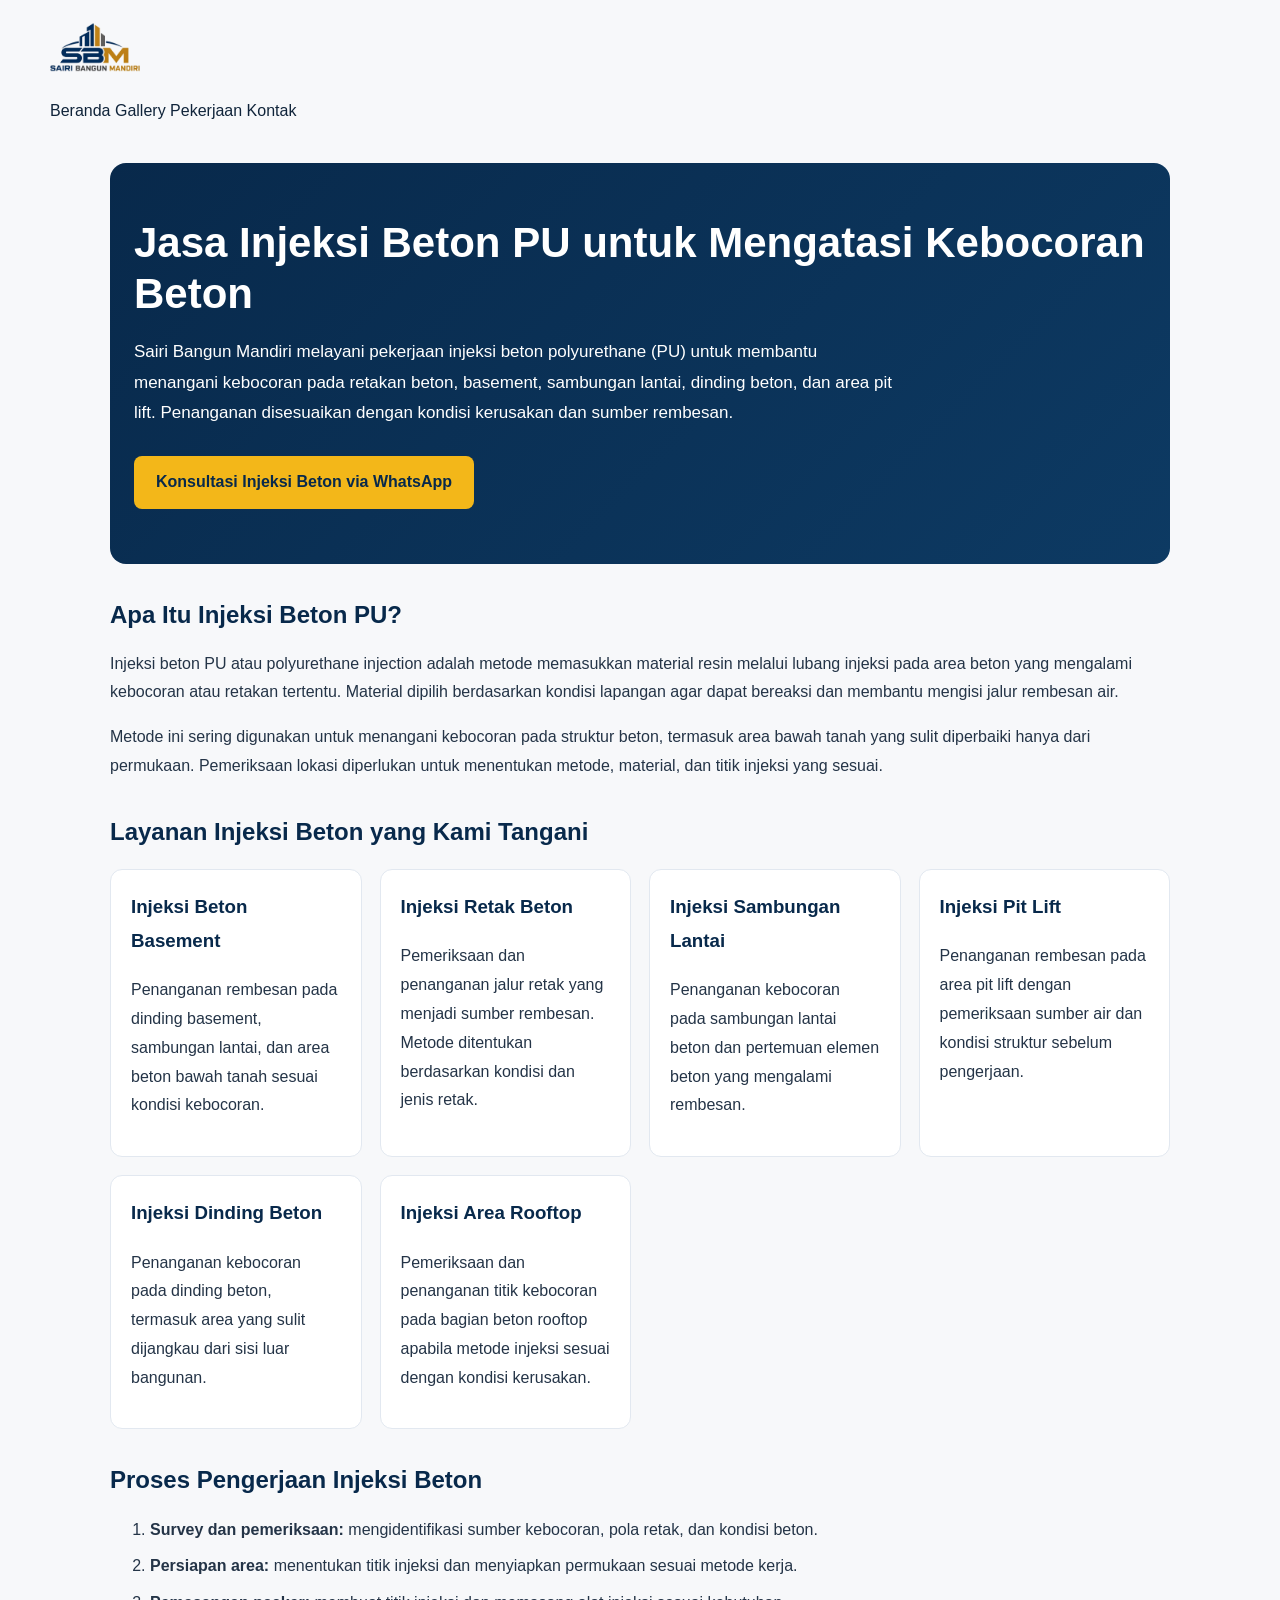
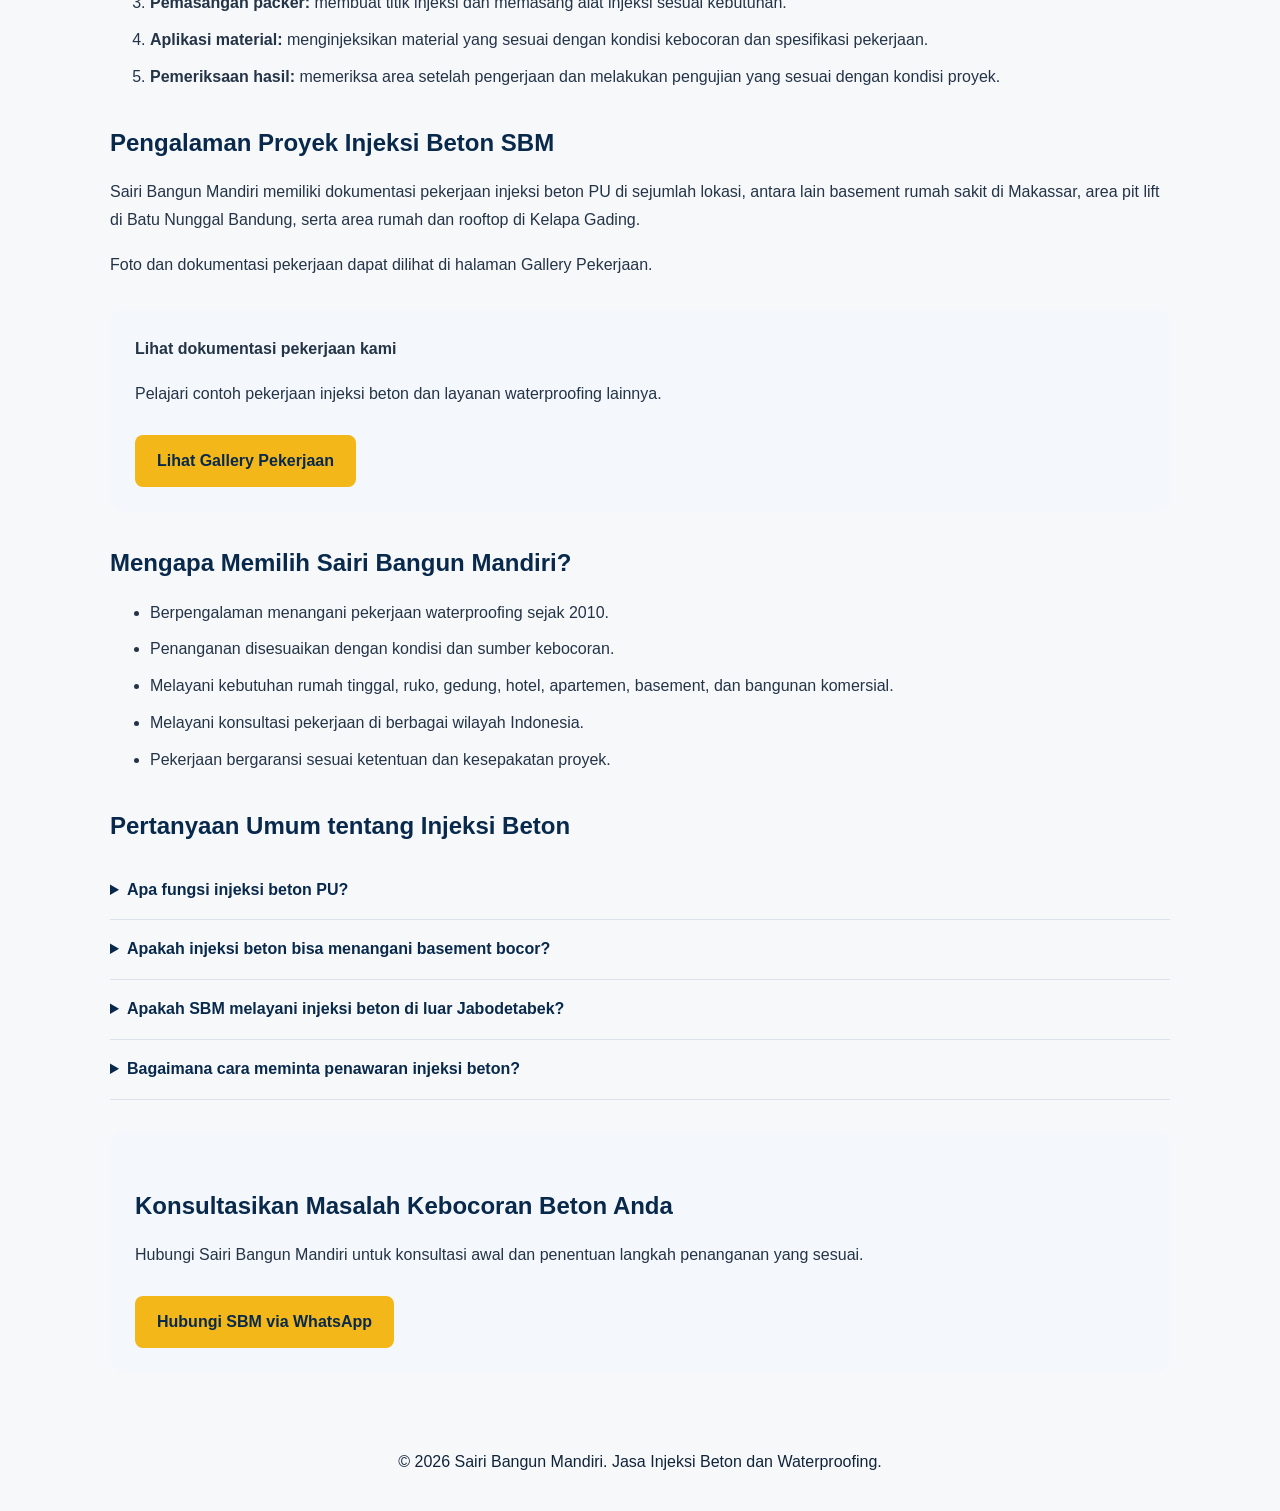
<file: injeksi-beton.html>
<!DOCTYPE html>
<html lang="id">
<head>
  <meta charset="UTF-8">
  <meta name="viewport" content="width=device-width, initial-scale=1.0">

  <title>Jasa Injeksi Beton PU untuk Kebocoran Beton | Sairi Bangun Mandiri</title>
  <meta name="description" content="Sairi Bangun Mandiri melayani jasa injeksi beton PU untuk mengatasi kebocoran basement, retakan beton, sambungan lantai, dinding beton dan pit lift. Berpengalaman sejak 2010, bergaransi, melayani seluruh Indonesia.">

  <link rel="canonical" href="https://jasaperbaikandakbocor.com/injeksi-beton.html">
  <link rel="icon" href="assets/images/logo-sbm.jpg">
  <meta name="robots" content="index,follow">

  <meta property="og:type" content="website">
  <meta property="og:title" content="Jasa Injeksi Beton PU | Sairi Bangun Mandiri">
  <meta property="og:description" content="Layanan injeksi beton PU untuk kebocoran dan retakan beton dengan pengalaman proyek nyata SBM.">
  <meta property="og:url" content="https://jasaperbaikandakbocor.com/injeksi-beton.html">
  <meta property="og:image" content="https://jasaperbaikandakbocor.com/assets/images/injeksi-beton-basement-rumah-sakit-makassar-01.jpg">

  <link rel="stylesheet" href="style.css">

  <style>
    .detail-wrap{max-width:1100px;margin:auto;padding:40px 20px;color:#243447;line-height:1.8}
    .detail-hero{background:linear-gradient(135deg,#08294b,#0d3a63);color:#fff;padding:55px 24px;border-radius:16px;margin-bottom:35px}
    .detail-hero h1{font-size:clamp(28px,4vw,42px);line-height:1.2;margin:0 0 18px}
    .detail-hero p{max-width:760px;font-size:17px}
    .detail-wrap h2{color:#08294b;line-height:1.3;margin-top:35px}
    .detail-grid{display:grid;grid-template-columns:repeat(auto-fit,minmax(230px,1fr));gap:18px;margin:22px 0}
    .detail-card{border:1px solid #e2e8f0;border-radius:12px;padding:20px;background:#fff}
    .detail-card h3{color:#08294b;margin-top:0}
    .detail-photo{width:100%;height:auto;aspect-ratio:4/3;object-fit:cover;border-radius:12px}
    .detail-cta{background:#f4f7fb;border-radius:14px;padding:25px;margin-top:30px}
    .detail-button{display:inline-block;background:#f3b719;color:#08294b;font-weight:700;text-decoration:none;padding:12px 22px;border-radius:8px;margin-top:10px}
    .detail-wrap li{margin-bottom:8px}
    .detail-faq details{padding:15px 0;border-bottom:1px solid #dbe2ea}
    .detail-faq summary{cursor:pointer;font-weight:700;color:#08294b}
    @media(max-width:600px){.detail-wrap{padding:24px 14px}.detail-hero{padding:32px 20px}}
  </style>
</head>

<body>

<header>
  <div class="container">
    <a href="index.html" aria-label="Sairi Bangun Mandiri - Beranda">
      <img src="assets/images/logo-sbm.jpg" alt="Logo Sairi Bangun Mandiri" width="90" height="90" style="object-fit:contain">
    </a>
    <nav aria-label="Navigasi utama">
      <a href="index.html">Beranda</a>
      <a href="portfolio.html">Gallery Pekerjaan</a>
      <a href="index.html#contact">Kontak</a>
    </nav>
  </div>
</header>

<main class="detail-wrap">
  <section class="detail-hero">
    <h1>Jasa Injeksi Beton PU untuk Mengatasi Kebocoran Beton</h1>
    <p>Sairi Bangun Mandiri melayani pekerjaan injeksi beton polyurethane (PU) untuk membantu menangani kebocoran pada retakan beton, basement, sambungan lantai, dinding beton, dan area pit lift. Penanganan disesuaikan dengan kondisi kerusakan dan sumber rembesan.</p>
    <a class="detail-button" href="https://wa.me/628219797436?text=Halo%20SBM%2C%20saya%20ingin%20konsultasi%20jasa%20injeksi%20beton." target="_blank" rel="noopener">Konsultasi Injeksi Beton via WhatsApp</a>
  </section>

  <section>
    <h2>Apa Itu Injeksi Beton PU?</h2>
    <p>Injeksi beton PU atau polyurethane injection adalah metode memasukkan material resin melalui lubang injeksi pada area beton yang mengalami kebocoran atau retakan tertentu. Material dipilih berdasarkan kondisi lapangan agar dapat bereaksi dan membantu mengisi jalur rembesan air.</p>
    <p>Metode ini sering digunakan untuk menangani kebocoran pada struktur beton, termasuk area bawah tanah yang sulit diperbaiki hanya dari permukaan. Pemeriksaan lokasi diperlukan untuk menentukan metode, material, dan titik injeksi yang sesuai.</p>
  </section>

  <section>
    <h2>Layanan Injeksi Beton yang Kami Tangani</h2>
    <div class="detail-grid">
      <article class="detail-card">
        <h3>Injeksi Beton Basement</h3>
        <p>Penanganan rembesan pada dinding basement, sambungan lantai, dan area beton bawah tanah sesuai kondisi kebocoran.</p>
      </article>
      <article class="detail-card">
        <h3>Injeksi Retak Beton</h3>
        <p>Pemeriksaan dan penanganan jalur retak yang menjadi sumber rembesan. Metode ditentukan berdasarkan kondisi dan jenis retak.</p>
      </article>
      <article class="detail-card">
        <h3>Injeksi Sambungan Lantai</h3>
        <p>Penanganan kebocoran pada sambungan lantai beton dan pertemuan elemen beton yang mengalami rembesan.</p>
      </article>
      <article class="detail-card">
        <h3>Injeksi Pit Lift</h3>
        <p>Penanganan rembesan pada area pit lift dengan pemeriksaan sumber air dan kondisi struktur sebelum pengerjaan.</p>
      </article>
      <article class="detail-card">
        <h3>Injeksi Dinding Beton</h3>
        <p>Penanganan kebocoran pada dinding beton, termasuk area yang sulit dijangkau dari sisi luar bangunan.</p>
      </article>
      <article class="detail-card">
        <h3>Injeksi Area Rooftop</h3>
        <p>Pemeriksaan dan penanganan titik kebocoran pada bagian beton rooftop apabila metode injeksi sesuai dengan kondisi kerusakan.</p>
      </article>
    </div>
  </section>

  <section>
    <h2>Proses Pengerjaan Injeksi Beton</h2>
    <ol>
      <li><strong>Survey dan pemeriksaan:</strong> mengidentifikasi sumber kebocoran, pola retak, dan kondisi beton.</li>
      <li><strong>Persiapan area:</strong> menentukan titik injeksi dan menyiapkan permukaan sesuai metode kerja.</li>
      <li><strong>Pemasangan packer:</strong> membuat titik injeksi dan memasang alat injeksi sesuai kebutuhan.</li>
      <li><strong>Aplikasi material:</strong> menginjeksikan material yang sesuai dengan kondisi kebocoran dan spesifikasi pekerjaan.</li>
      <li><strong>Pemeriksaan hasil:</strong> memeriksa area setelah pengerjaan dan melakukan pengujian yang sesuai dengan kondisi proyek.</li>
    </ol>
  </section>

  <section>
    <h2>Pengalaman Proyek Injeksi Beton SBM</h2>
    <p>Sairi Bangun Mandiri memiliki dokumentasi pekerjaan injeksi beton PU di sejumlah lokasi, antara lain basement rumah sakit di Makassar, area pit lift di Batu Nunggal Bandung, serta area rumah dan rooftop di Kelapa Gading.</p>
    <p>Foto dan dokumentasi pekerjaan dapat dilihat di halaman Gallery Pekerjaan.</p>
    <div class="detail-cta">
      <strong>Lihat dokumentasi pekerjaan kami</strong>
      <p>Pelajari contoh pekerjaan injeksi beton dan layanan waterproofing lainnya.</p>
      <a class="detail-button" href="portfolio.html">Lihat Gallery Pekerjaan</a>
    </div>
  </section>

  <section>
    <h2>Mengapa Memilih Sairi Bangun Mandiri?</h2>
    <ul>
      <li>Berpengalaman menangani pekerjaan waterproofing sejak 2010.</li>
      <li>Penanganan disesuaikan dengan kondisi dan sumber kebocoran.</li>
      <li>Melayani kebutuhan rumah tinggal, ruko, gedung, hotel, apartemen, basement, dan bangunan komersial.</li>
      <li>Melayani konsultasi pekerjaan di berbagai wilayah Indonesia.</li>
      <li>Pekerjaan bergaransi sesuai ketentuan dan kesepakatan proyek.</li>
    </ul>
  </section>

  <section class="detail-faq">
    <h2>Pertanyaan Umum tentang Injeksi Beton</h2>
    <details>
      <summary>Apa fungsi injeksi beton PU?</summary>
      <p>Injeksi PU digunakan untuk membantu menghentikan rembesan air pada retakan atau jalur kebocoran tertentu di beton. Kesesuaiannya perlu ditentukan setelah pemeriksaan kondisi lapangan.</p>
    </details>
    <details>
      <summary>Apakah injeksi beton bisa menangani basement bocor?</summary>
      <p>Injeksi dapat menjadi salah satu pilihan untuk kebocoran basement, terutama pada retakan atau sambungan tertentu. Metode yang tepat bergantung pada sumber air dan kondisi struktur.</p>
    </details>
    <details>
      <summary>Apakah SBM melayani injeksi beton di luar Jabodetabek?</summary>
      <p>Ya, Sairi Bangun Mandiri melayani konsultasi dan pekerjaan di berbagai wilayah Indonesia. Jadwal survey dan pelaksanaan menyesuaikan lokasi serta lingkup pekerjaan.</p>
    </details>
    <details>
      <summary>Bagaimana cara meminta penawaran injeksi beton?</summary>
      <p>Hubungi SBM melalui WhatsApp dan kirimkan lokasi, foto area yang bocor, serta informasi singkat tentang masalahnya agar dapat dilakukan konsultasi awal.</p>
    </details>
  </section>

  <section class="detail-cta">
    <h2>Konsultasikan Masalah Kebocoran Beton Anda</h2>
    <p>Hubungi Sairi Bangun Mandiri untuk konsultasi awal dan penentuan langkah penanganan yang sesuai.</p>
    <a class="detail-button" href="https://wa.me/628219797436?text=Halo%20SBM%2C%20saya%20ingin%20konsultasi%20injeksi%20beton." target="_blank" rel="noopener">Hubungi SBM via WhatsApp</a>
  </section>
</main>

<footer>
  <p style="text-align:center;padding:20px">© 2026 Sairi Bangun Mandiri. Jasa Injeksi Beton dan Waterproofing.</p>
</footer>

</body>
</html>
</file>
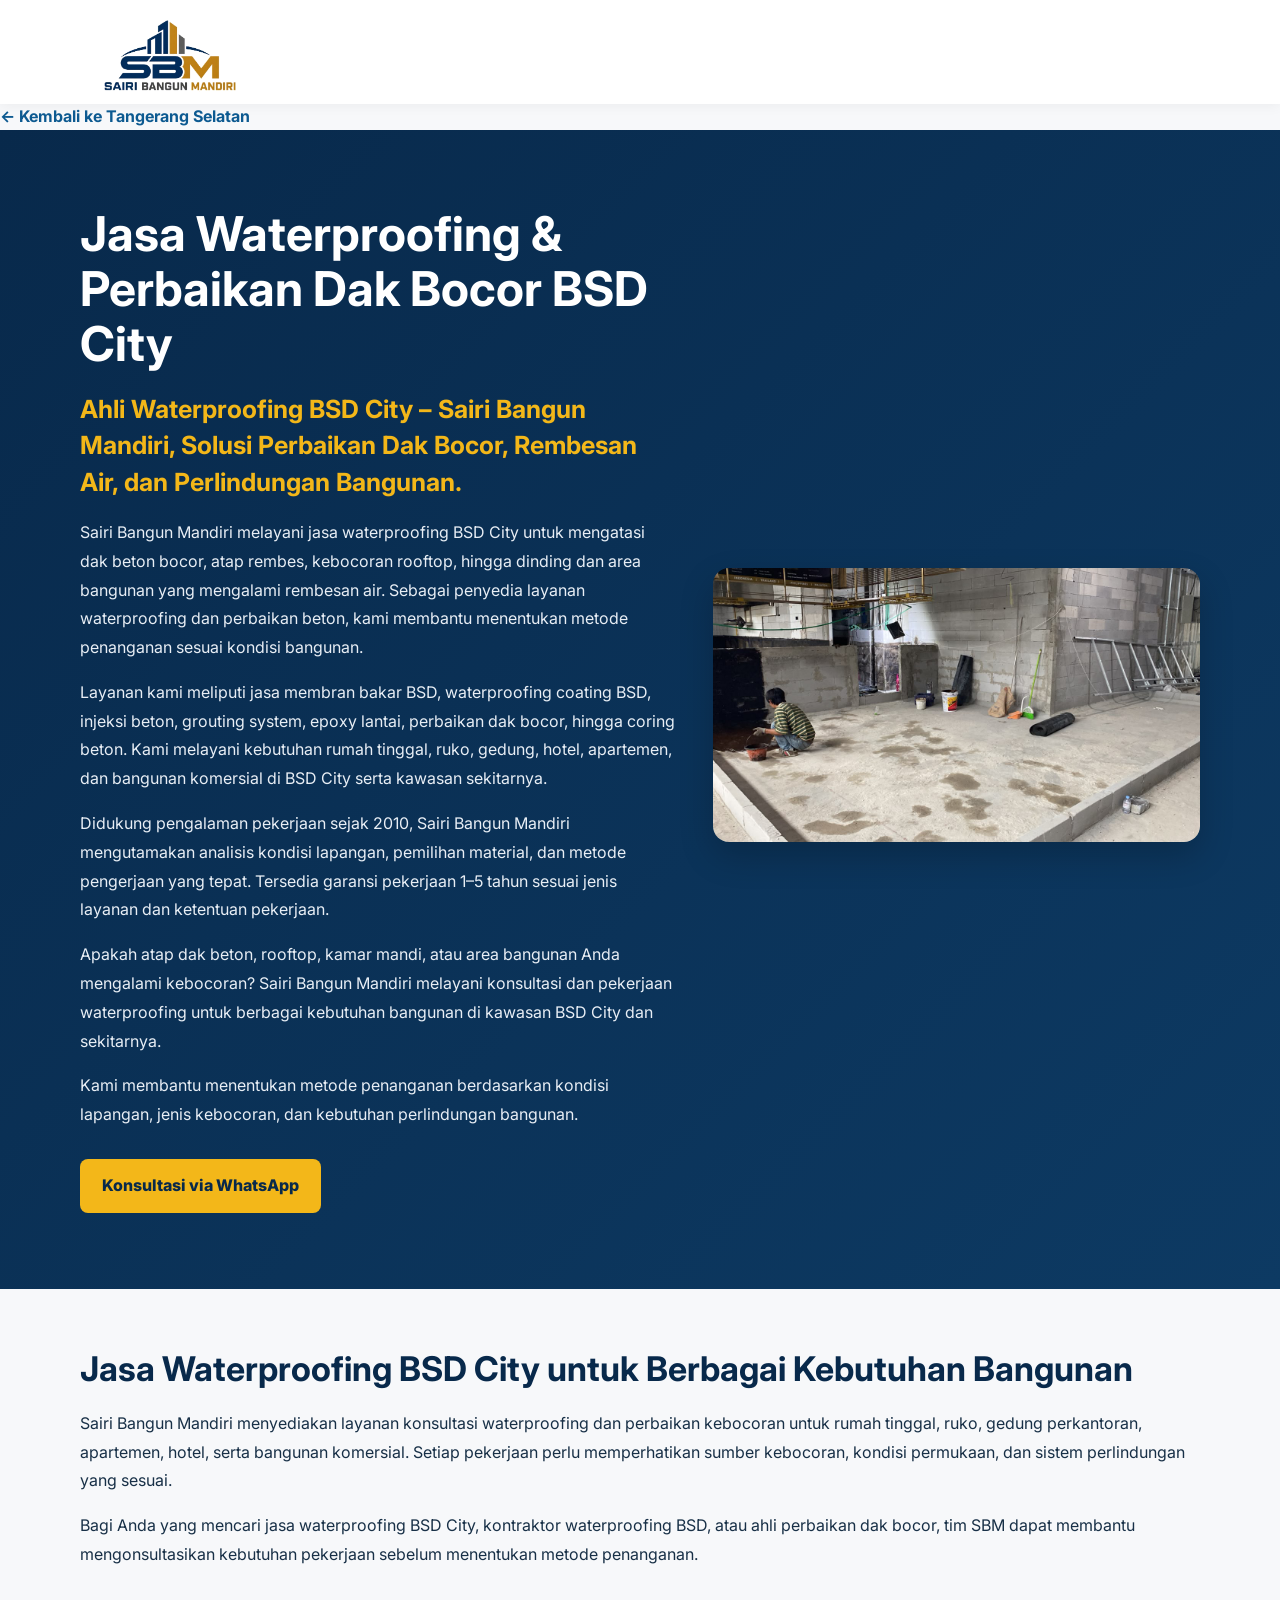
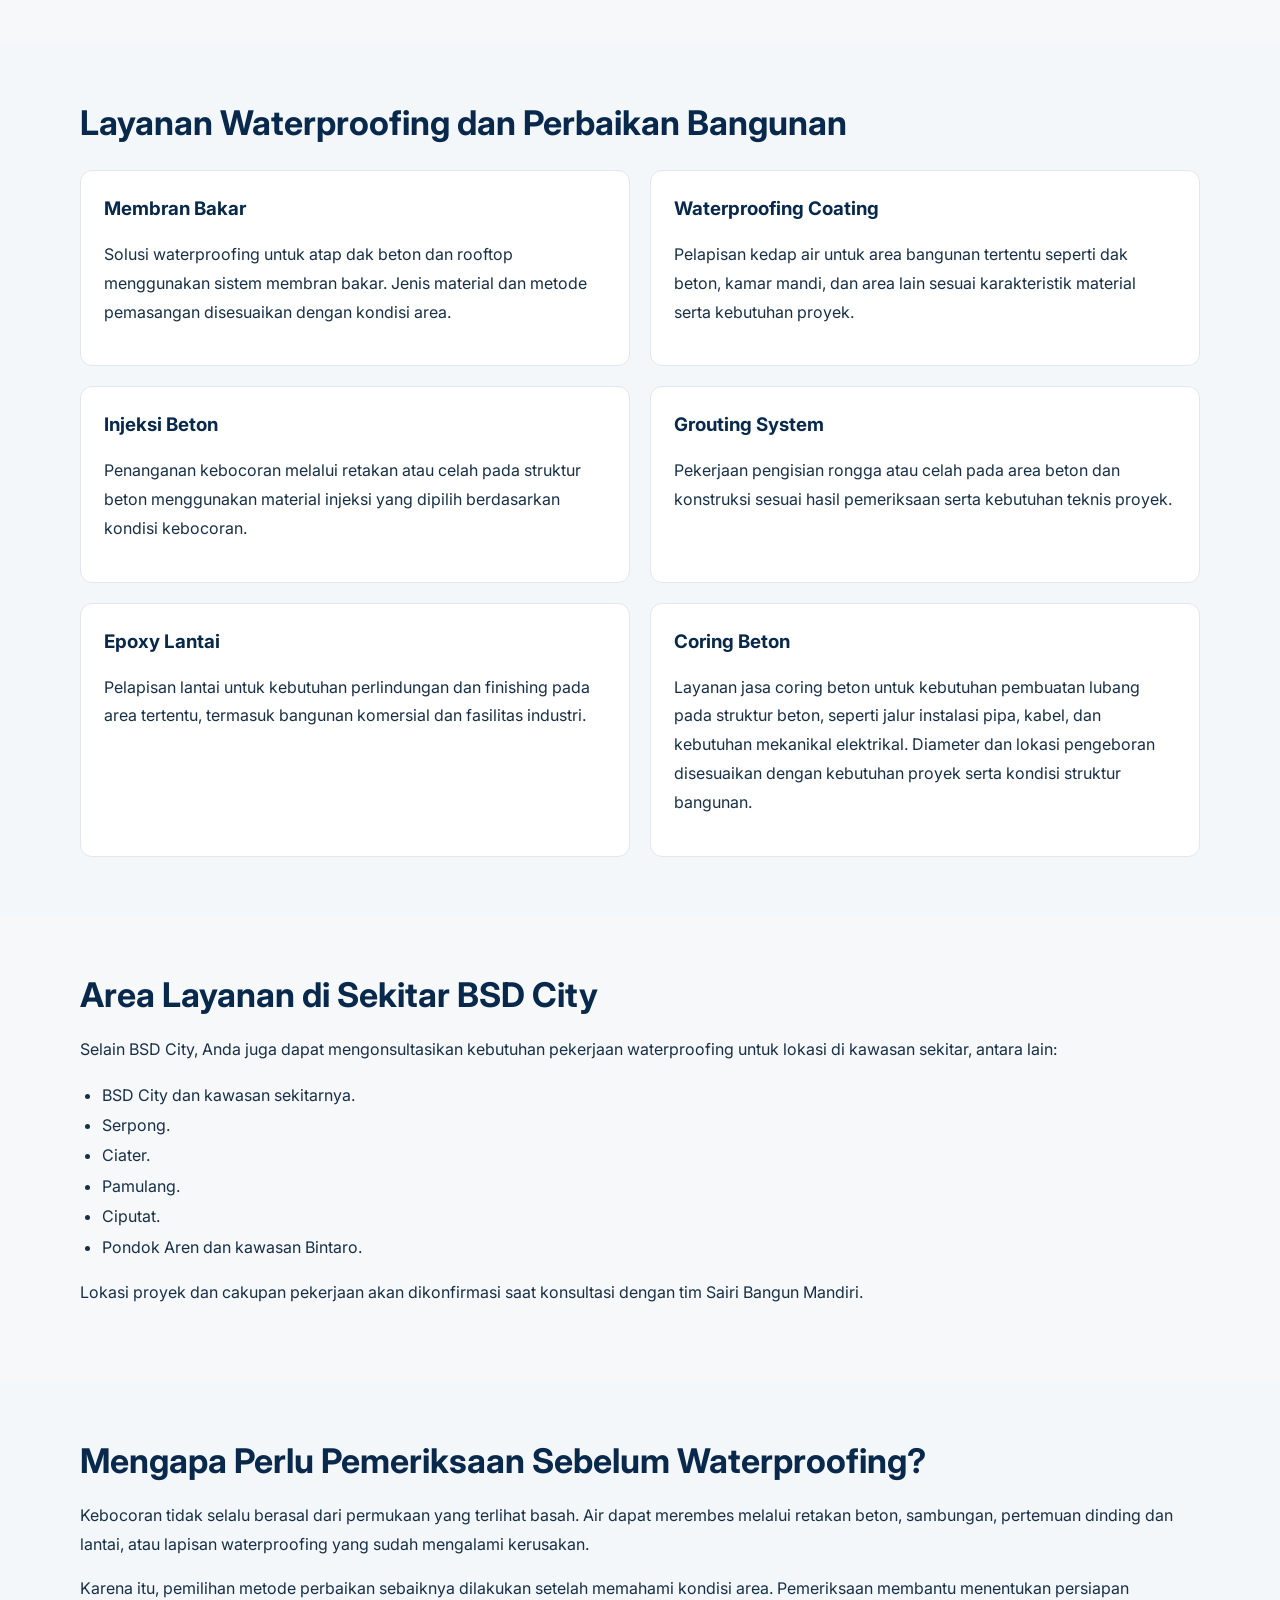
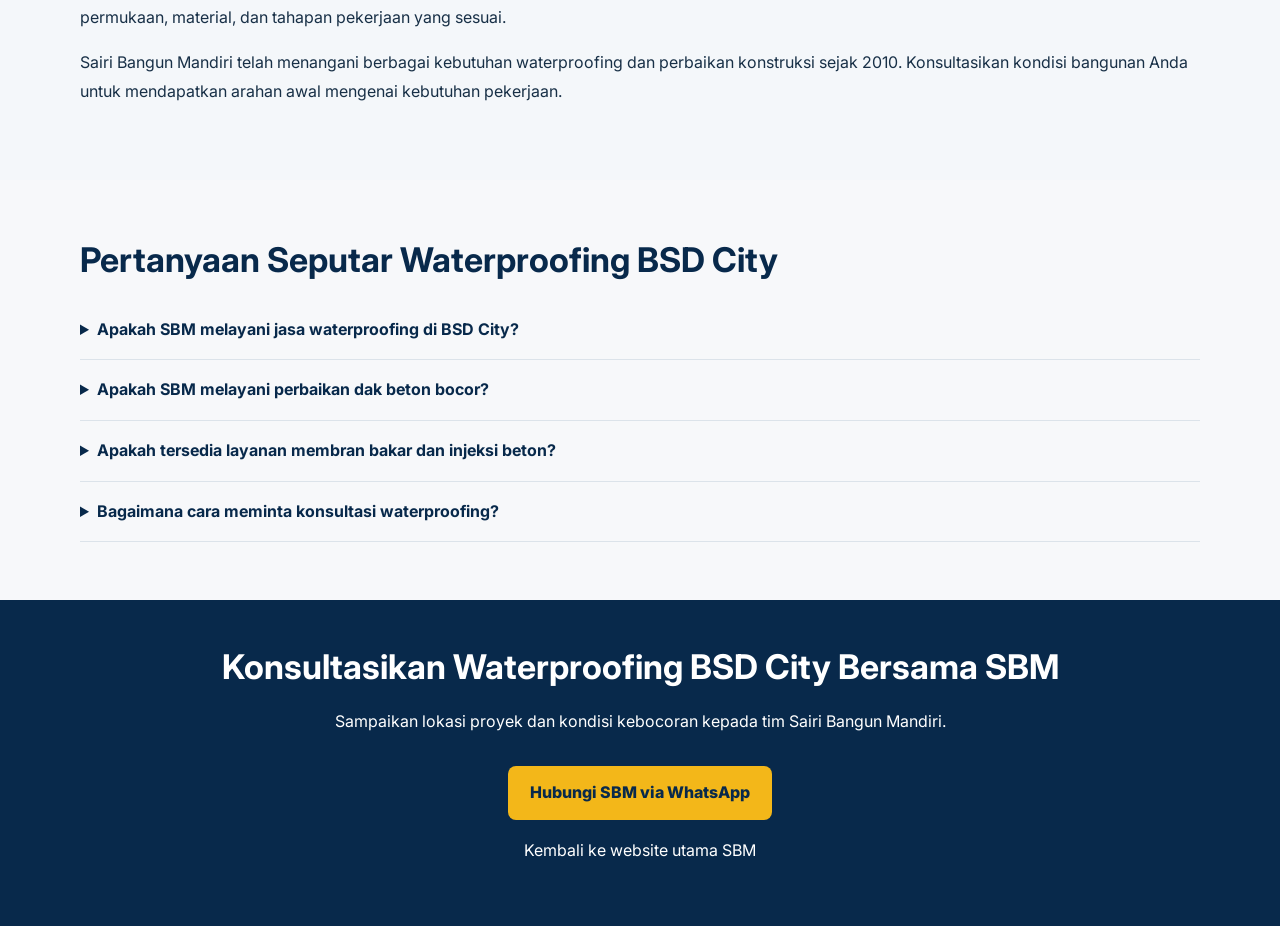
<file: jasa-waterproofing-bsd-city.html>
<!DOCTYPE html>
<html lang="id">
<head>
<meta charset="UTF-8">
<meta name="viewport" content="width=device-width, initial-scale=1.0">

<title>Jasa Waterproofing & Perbaikan Dak Bocor BSD City | SBM</title>
<meta name="description" content="Jasa waterproofing BSD City untuk perbaikan dak bocor, membran bakar, coating, injeksi beton, grouting, epoxy, dan coring beton. Konsultasikan kebutuhan proyek Anda dengan Sairi Bangun Mandiri.">
<meta name="robots" content="index,follow">
<link rel="canonical" href="https://jasaperbaikandakbocor.com/jasa-waterproofing-bsd-city.html">
<meta property="og:type" content="website">
<meta property="og:title" content="Jasa Waterproofing BSD City | Sairi Bangun Mandiri">
<meta property="og:description" content="Konsultasikan kebutuhan waterproofing dan perbaikan kebocoran bangunan di kawasan BSD City bersama Sairi Bangun Mandiri.">
<meta property="og:url" content="https://jasaperbaikandakbocor.com/jasa-waterproofing-bsd-city.html">
<meta property="og:image" content="https://jasaperbaikandakbocor.com/assets/images/membran-bakar-sanded-mall-bassura-01.jpg">

<link rel="icon" href="assets/images/logo-sbm.jpg">
<link rel="preconnect" href="https://fonts.googleapis.com">
<link rel="preconnect" href="https://fonts.gstatic.com" crossorigin>
<link href="https://fonts.googleapis.com/css2?family=Inter:wght@400;500;600;700;800&display=swap" rel="stylesheet">
<link rel="stylesheet" href="style.css">

<style>
.bsd-page{font-family:Inter,sans-serif;color:#183047}
.bsd-page .container{width:min(1120px,92%);margin:auto}
.bsd-header{background:#fff;padding:12px 0;box-shadow:0 2px 12px #0000000d}
.bsd-header-inner{display:flex;align-items:center;min-height:68px}
.bsd-logo{display:block;width:180px;height:auto;max-height:80px;object-fit:contain}
.bsd-hero{padding:76px 0;background:linear-gradient(135deg,#08294b,#0d3a63);color:#fff}
.bsd-hero-grid{display:grid;grid-template-columns:1.1fr .9fr;gap:38px;align-items:center}
.bsd-page h1{font-size:clamp(32px,4vw,48px);line-height:1.15;margin:0 0 20px}
.bsd-page .bsd-hero-subtitle{font-size:clamp(19px,2.2vw,25px);line-height:1.45;color:#f3b719;margin:0 0 18px;font-weight:700}
.bsd-page h2{font-size:clamp(25px,3vw,34px);line-height:1.3;color:#08294b;margin:0 0 18px}
.bsd-page h3{color:#08294b}
.bsd-page p{line-height:1.8}
.bsd-hero p{color:#e8eef5}
.bsd-photo{width:100%;height:auto;max-height:420px;object-fit:cover;border-radius:16px;box-shadow:0 14px 34px #0003}
.bsd-btn{display:inline-block;margin-top:14px;padding:14px 22px;background:#f3b719;color:#08294b;text-decoration:none;font-weight:800;border-radius:8px}
.bsd-section{padding:58px 0}
.bsd-light{background:#f4f7fa}
.bsd-list{padding-left:22px;line-height:1.9}
.bsd-grid{display:grid;grid-template-columns:repeat(2,minmax(0,1fr));gap:20px;margin-top:25px}
.bsd-card{background:#fff;padding:23px;border:1px solid #e1e7ed;border-radius:12px}
.bsd-card h3{margin:0 0 10px}
.bsd-faq details{padding:17px 0;border-bottom:1px solid #dce3ea}
.bsd-faq summary{font-weight:700;color:#08294b;cursor:pointer}
.bsd-contact{padding:45px 0;background:#08294b;color:#fff;text-align:center}
.bsd-contact h2{color:#fff}
.bsd-page a:focus-visible,.bsd-page summary:focus-visible{outline:3px solid #f3b719;outline-offset:3px}
.bsd-back{display:inline-block;margin:20px 0;color:#0d5a91;text-decoration:none;font-weight:700}
@media(max-width:760px){.bsd-hero{padding:48px 0}.bsd-hero-grid{grid-template-columns:1fr;gap:24px}.bsd-section{padding:42px 0}.bsd-photo{max-height:300px}.bsd-grid{grid-template-columns:1fr}.bsd-logo{width:155px}}
.bsd-page a.bsd-btn:hover{background:#128C7E;color:#fff;transform:translateY(-2px)}
</style>

<script type="application/ld+json">
{
  "@context":"https://schema.org",
  "@type":"Service",
  "name":"Jasa Waterproofing dan Perbaikan Kebocoran BSD City",
  "serviceType":"Waterproofing, perbaikan dak bocor, membran bakar, coating, injeksi beton dan perbaikan beton",
  "areaServed":{
    "@type":"Place",
    "name":"BSD City, Tangerang Selatan, Banten, Indonesia"
  },
  "provider":{
    "@type":"HomeAndConstructionBusiness",
    "name":"Sairi Bangun Mandiri",
    "url":"https://jasaperbaikandakbocor.com/",
    "telephone":"+628219797436",
    "address":{
      "@type":"PostalAddress",
      "streetAddress":"Jalan H. Mida No. 113, Kelurahan Serua",
      "addressLocality":"Depok",
      "addressRegion":"Jawa Barat",
      "postalCode":"16517",
      "addressCountry":"ID"
    }
  },
  "url":"https://jasaperbaikandakbocor.com/jasa-waterproofing-bsd-city.html"
}
</script>
</head>

<body>
<main class="bsd-page">

<header class="bsd-header">
<div class="container bsd-header-inner">
<a href="index.html" aria-label="Sairi Bangun Mandiri - Beranda">
<img src="assets/images/logo-sbm.jpg" alt="Logo Sairi Bangun Mandiri" class="bsd-logo" width="180" height="80">
</a>
</div>
</header>

<a href="temukan-kami.html#tangerang-selatan" class="container bsd-back">← Kembali ke Tangerang Selatan</a>

<section class="bsd-hero">
<div class="container bsd-hero-grid">
<div>

<h1>Jasa Waterproofing &amp; Perbaikan Dak Bocor BSD City</h1>
<h2 class="bsd-hero-subtitle">Ahli Waterproofing BSD City – Sairi Bangun Mandiri, Solusi Perbaikan Dak Bocor, Rembesan Air, dan Perlindungan Bangunan.</h2>
<p>Sairi Bangun Mandiri melayani jasa waterproofing BSD City untuk mengatasi dak beton bocor, atap rembes, kebocoran rooftop, hingga dinding dan area bangunan yang mengalami rembesan air. Sebagai penyedia layanan waterproofing dan perbaikan beton, kami membantu menentukan metode penanganan sesuai kondisi bangunan.</p>
<p>Layanan kami meliputi jasa membran bakar BSD, waterproofing coating BSD, injeksi beton, grouting system, epoxy lantai, perbaikan dak bocor, hingga coring beton. Kami melayani kebutuhan rumah tinggal, ruko, gedung, hotel, apartemen, dan bangunan komersial di BSD City serta kawasan sekitarnya.</p>
<p>Didukung pengalaman pekerjaan sejak 2010, Sairi Bangun Mandiri mengutamakan analisis kondisi lapangan, pemilihan material, dan metode pengerjaan yang tepat. Tersedia garansi pekerjaan 1–5 tahun sesuai jenis layanan dan ketentuan pekerjaan.</p>
<p>Apakah atap dak beton, rooftop, kamar mandi, atau area bangunan Anda mengalami kebocoran? Sairi Bangun Mandiri melayani konsultasi dan pekerjaan waterproofing untuk berbagai kebutuhan bangunan di kawasan BSD City dan sekitarnya.</p>
<p>Kami membantu menentukan metode penanganan berdasarkan kondisi lapangan, jenis kebocoran, dan kebutuhan perlindungan bangunan.</p>
<a class="bsd-btn" href="https://wa.me/628219797436?text=Halo%20SBM%2C%20saya%20ingin%20konsultasi%20jasa%20waterproofing%20di%20BSD%20City." target="_blank" rel="noopener noreferrer">Konsultasi via WhatsApp</a>
</div>
<div>
<img class="bsd-photo" src="assets/images/membran-bakar-sanded-mall-bassura-01.jpg" alt="Dokumentasi pekerjaan waterproofing membran bakar Sairi Bangun Mandiri" width="800" height="600" fetchpriority="high">
</div>
</div>
</section>

<section class="bsd-section">
<div class="container">
<h2>Jasa Waterproofing BSD City untuk Berbagai Kebutuhan Bangunan</h2>
<p>Sairi Bangun Mandiri menyediakan layanan konsultasi waterproofing dan perbaikan kebocoran untuk rumah tinggal, ruko, gedung perkantoran, apartemen, hotel, serta bangunan komersial. Setiap pekerjaan perlu memperhatikan sumber kebocoran, kondisi permukaan, dan sistem perlindungan yang sesuai.</p>
<p>Bagi Anda yang mencari jasa waterproofing BSD City, kontraktor waterproofing BSD, atau ahli perbaikan dak bocor, tim SBM dapat membantu mengonsultasikan kebutuhan pekerjaan sebelum menentukan metode penanganan.</p>
</div>
</section>

<section class="bsd-section bsd-light">
<div class="container">
<h2>Layanan Waterproofing dan Perbaikan Bangunan</h2>
<div class="bsd-grid">
<article class="bsd-card">
<h3>Membran Bakar</h3>
<p>Solusi waterproofing untuk atap dak beton dan rooftop menggunakan sistem membran bakar. Jenis material dan metode pemasangan disesuaikan dengan kondisi area.</p>
</article>
<article class="bsd-card">
<h3>Waterproofing Coating</h3>
<p>Pelapisan kedap air untuk area bangunan tertentu seperti dak beton, kamar mandi, dan area lain sesuai karakteristik material serta kebutuhan proyek.</p>
</article>
<article class="bsd-card">
<h3>Injeksi Beton</h3>
<p>Penanganan kebocoran melalui retakan atau celah pada struktur beton menggunakan material injeksi yang dipilih berdasarkan kondisi kebocoran.</p>
</article>
<article class="bsd-card">
<h3>Grouting System</h3>
<p>Pekerjaan pengisian rongga atau celah pada area beton dan konstruksi sesuai hasil pemeriksaan serta kebutuhan teknis proyek.</p>
</article>
<article class="bsd-card">
<h3>Epoxy Lantai</h3>
<p>Pelapisan lantai untuk kebutuhan perlindungan dan finishing pada area tertentu, termasuk bangunan komersial dan fasilitas industri.</p>
</article>
<article class="bsd-card">
<h3>Coring Beton</h3>
<p>Layanan jasa coring beton untuk kebutuhan pembuatan lubang pada struktur beton, seperti jalur instalasi pipa, kabel, dan kebutuhan mekanikal elektrikal. Diameter dan lokasi pengeboran disesuaikan dengan kebutuhan proyek serta kondisi struktur bangunan.</p>
</article>
</div>
</div>
</section>

<section class="bsd-section">
<div class="container">
<h2>Area Layanan di Sekitar BSD City</h2>
<p>Selain BSD City, Anda juga dapat mengonsultasikan kebutuhan pekerjaan waterproofing untuk lokasi di kawasan sekitar, antara lain:</p>
<ul class="bsd-list">
<li>BSD City dan kawasan sekitarnya.</li>
<li>Serpong.</li>
<li>Ciater.</li>
<li>Pamulang.</li>
<li>Ciputat.</li>
<li>Pondok Aren dan kawasan Bintaro.</li>
</ul>
<p>Lokasi proyek dan cakupan pekerjaan akan dikonfirmasi saat konsultasi dengan tim Sairi Bangun Mandiri.</p>
</div>
</section>

<section class="bsd-section bsd-light">
<div class="container">
<h2>Mengapa Perlu Pemeriksaan Sebelum Waterproofing?</h2>
<p>Kebocoran tidak selalu berasal dari permukaan yang terlihat basah. Air dapat merembes melalui retakan beton, sambungan, pertemuan dinding dan lantai, atau lapisan waterproofing yang sudah mengalami kerusakan.</p>
<p>Karena itu, pemilihan metode perbaikan sebaiknya dilakukan setelah memahami kondisi area. Pemeriksaan membantu menentukan persiapan permukaan, material, dan tahapan pekerjaan yang sesuai.</p>
<p>Sairi Bangun Mandiri telah menangani berbagai kebutuhan waterproofing dan perbaikan konstruksi sejak 2010. Konsultasikan kondisi bangunan Anda untuk mendapatkan arahan awal mengenai kebutuhan pekerjaan.</p>
</div>
</section>

<section class="bsd-section">
<div class="container bsd-faq">
<h2>Pertanyaan Seputar Waterproofing BSD City</h2>
<details>
<summary>Apakah SBM melayani jasa waterproofing di BSD City?</summary>
<p>Silakan hubungi Sairi Bangun Mandiri untuk mengonsultasikan lokasi dan kebutuhan pekerjaan di BSD City. Cakupan serta pengaturan survei dikonfirmasi berdasarkan proyek.</p>
</details>
<details>
<summary>Apakah SBM melayani perbaikan dak beton bocor?</summary>
<p>Ya, Anda dapat mengonsultasikan kondisi dak beton yang mengalami kebocoran. Penanganan akan disesuaikan dengan sumber kebocoran dan kondisi permukaan.</p>
</details>
<details>
<summary>Apakah tersedia layanan membran bakar dan injeksi beton?</summary>
<p>SBM melayani konsultasi pekerjaan membran bakar dan injeksi beton. Jenis material dan metode pelaksanaan ditentukan berdasarkan kebutuhan serta kondisi lapangan.</p>
</details>
<details>
<summary>Bagaimana cara meminta konsultasi waterproofing?</summary>
<p>Hubungi SBM melalui WhatsApp. Sertakan lokasi proyek, jenis bangunan, area yang mengalami kebocoran, dan foto kondisi jika tersedia.</p>
</details>
</div>
</section>

<section class="bsd-contact">
<div class="container">
<h2>Konsultasikan Waterproofing BSD City Bersama SBM</h2>
<p>Sampaikan lokasi proyek dan kondisi kebocoran kepada tim Sairi Bangun Mandiri.</p>
<a class="bsd-btn" href="https://wa.me/628219797436?text=Halo%20SBM%2C%20saya%20ingin%20konsultasi%20jasa%20waterproofing%20di%20BSD%20City." target="_blank" rel="noopener noreferrer">Hubungi SBM via WhatsApp</a>
<p><a href="index.html" style="color:#fff">Kembali ke website utama SBM</a></p>
</div>
</section>

</main>
</body>
</html>
</file>
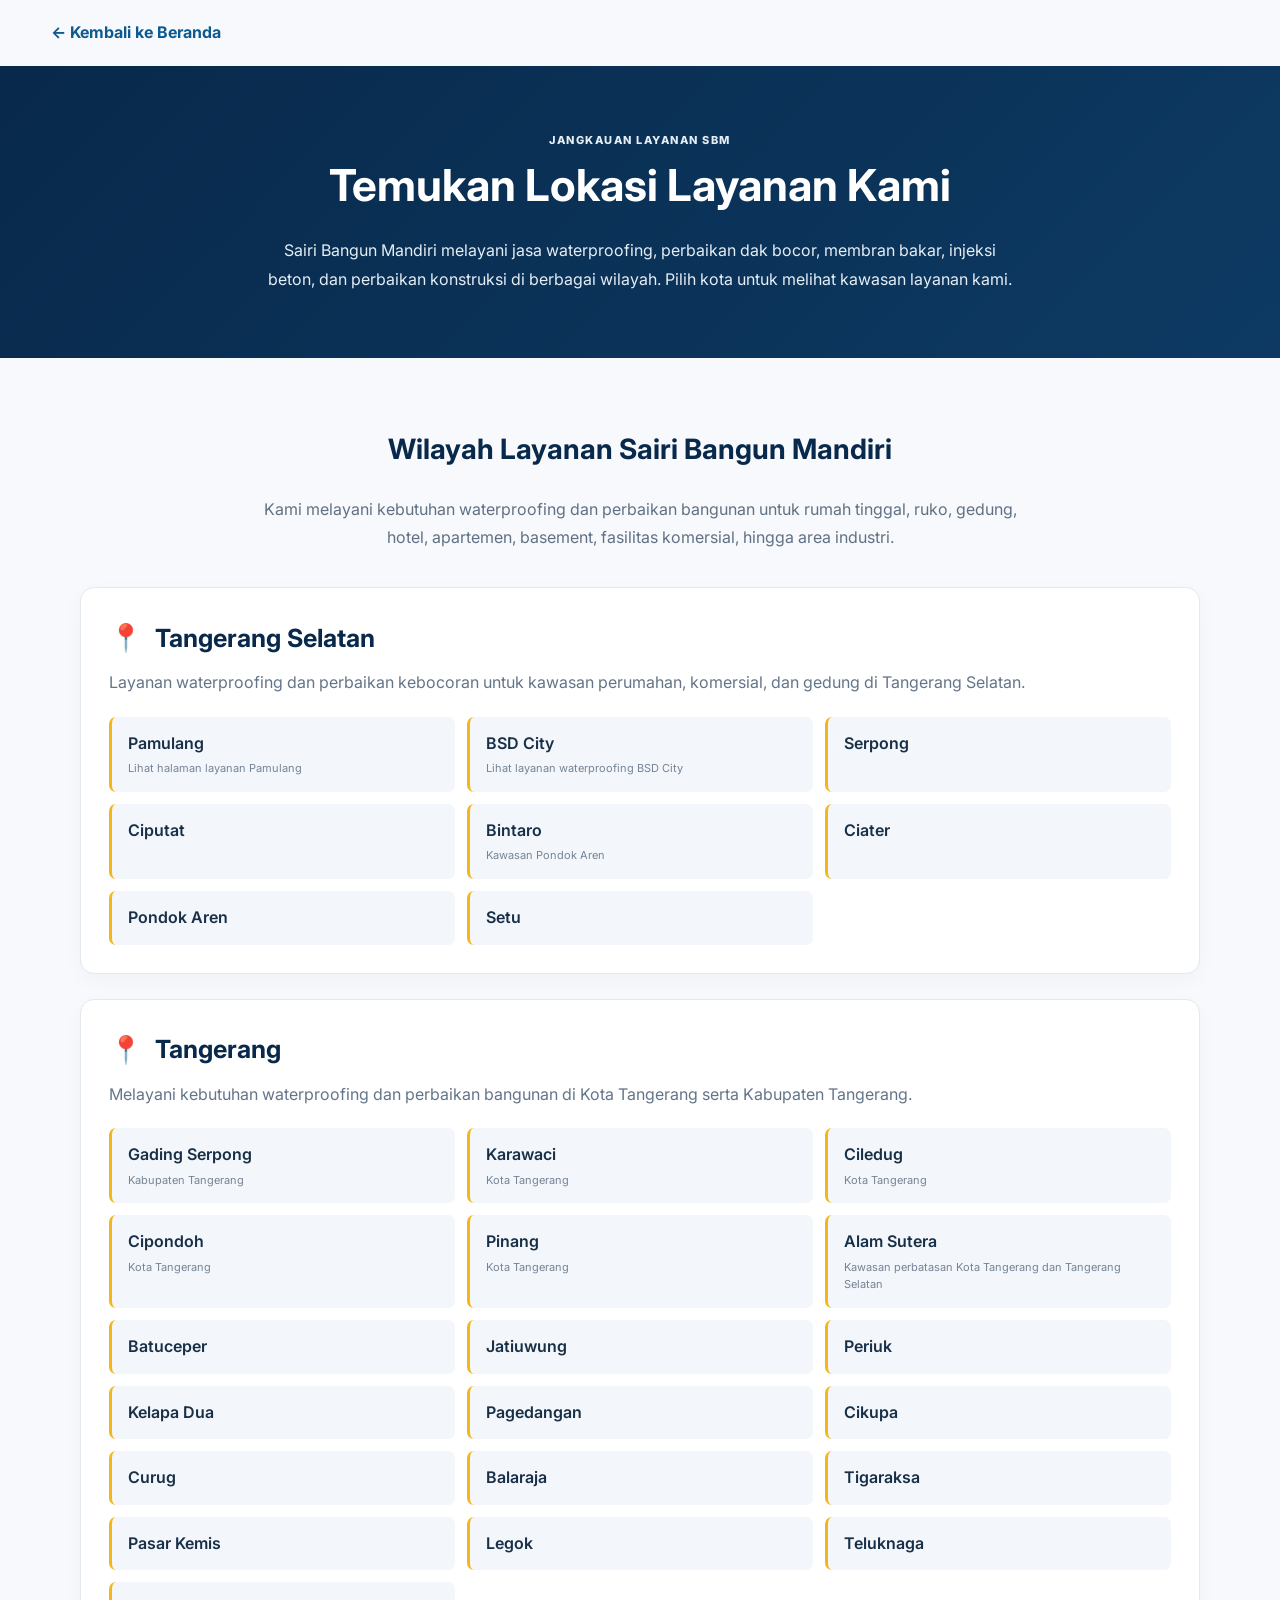
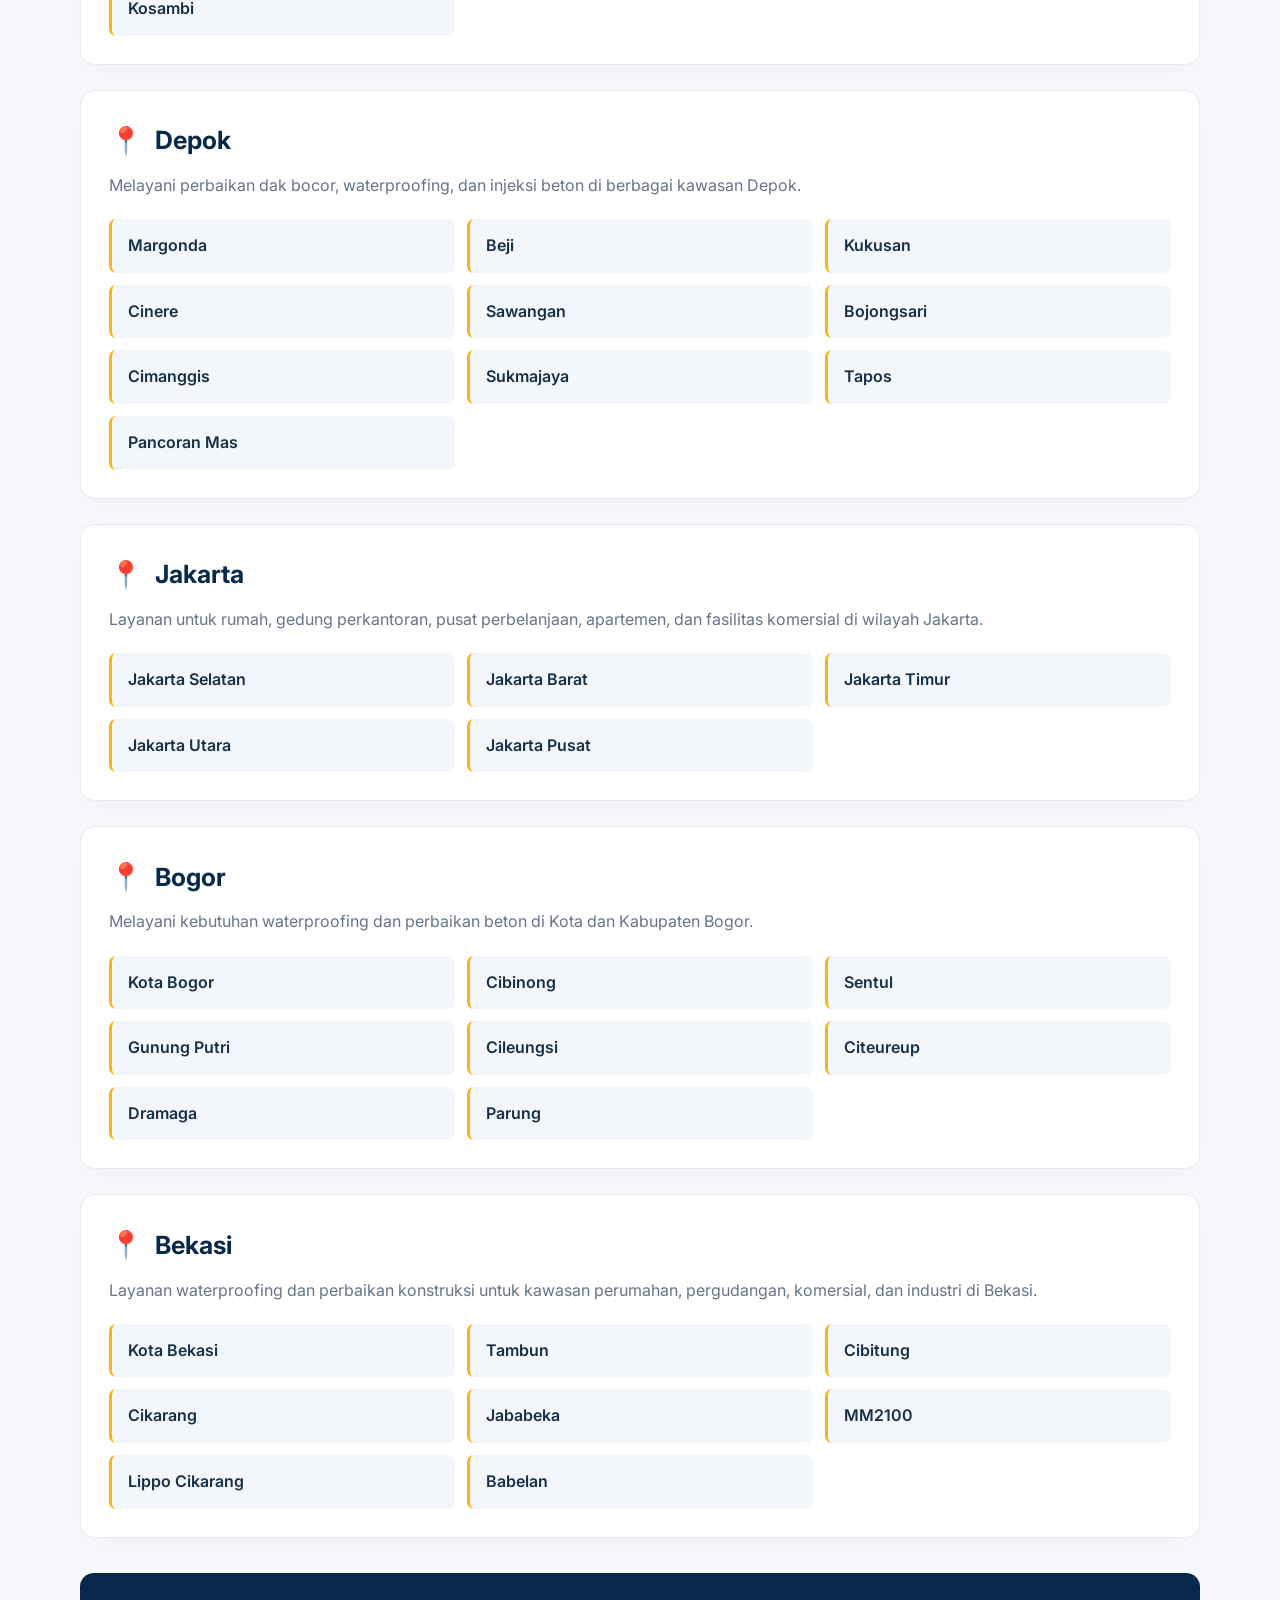
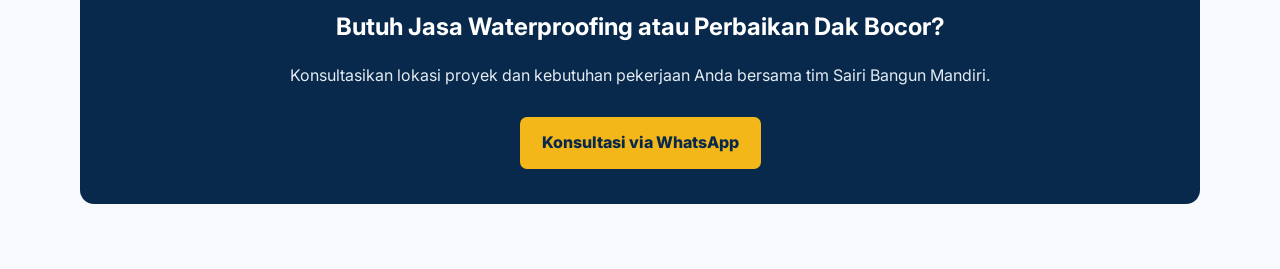
<file: temukan-kami.html>
<!DOCTYPE html>
<html lang="id">
<head>
<meta charset="UTF-8">
<meta name="viewport" content="width=device-width, initial-scale=1.0">

<title>Temukan Lokasi Layanan Waterproofing | Sairi Bangun Mandiri</title>
<meta name="description" content="Temukan layanan Sairi Bangun Mandiri di Depok, Tangerang Selatan, Tangerang, Jakarta, Bogor, dan Bekasi. Melayani waterproofing, perbaikan dak bocor, membran bakar, dan injeksi beton.">
<meta name="robots" content="index, follow">
<link rel="canonical" href="https://jasaperbaikandakbocor.com/temukan-kami.html">
<link rel="icon" href="assets/images/logo-sbm.jpg">
<link rel="stylesheet" href="style.css">
<link href="https://fonts.googleapis.com/css2?family=Inter:wght@400;500;600;700;800&display=swap" rel="stylesheet">

<style>
.find-page{font-family:Inter,sans-serif;color:#183047;background:#f7f9fc}
.find-hero{background:linear-gradient(135deg,#08294b,#0d3a63);color:#fff;padding:65px 0;text-align:center}
.find-hero h1{font-size:clamp(30px,4vw,44px);margin:0 0 15px}
.find-hero p{max-width:750px;margin:auto;line-height:1.8;color:#e5edf5}
.find-content{max-width:1120px;width:92%;margin:auto;padding:45px 0 65px}
.find-intro{text-align:center;max-width:780px;margin:0 auto 35px}
.find-intro h2{color:#08294b;font-size:28px}
.find-intro p{line-height:1.8;color:#607184}
.city-section{background:#fff;border:1px solid #e3e9ef;border-radius:14px;padding:28px;margin-bottom:25px;scroll-margin-top:25px;box-shadow:0 7px 22px #08294b08}
.city-heading{display:flex;align-items:center;gap:12px;margin-bottom:10px}
.city-heading span{font-size:27px}
.city-heading h2{font-size:25px;color:#08294b;margin:0}
.city-desc{color:#647589;line-height:1.7;margin:0 0 20px}
.area-grid{display:grid;grid-template-columns:repeat(3,minmax(0,1fr));gap:12px}
.area-item{display:block;padding:14px 16px;background:#f3f6fa;border-left:3px solid #f3b719;border-radius:7px;color:#183047;font-weight:600;text-decoration:none;transition:.2s}
.area-item:hover{background:#e8eef5;color:#08294b;transform:translateY(-2px)}
.area-item small{display:block;font-size:11px;font-weight:400;color:#758496;margin-top:4px}
.find-cta{margin-top:35px;padding:35px 25px;background:#08294b;color:#fff;text-align:center;border-radius:14px}
.find-cta h2{margin:0 0 10px}
.find-cta p{line-height:1.7;color:#e4ebf2}
.find-cta a{display:inline-block;margin-top:12px;padding:13px 22px;background:#f3b719;color:#08294b;text-decoration:none;font-weight:800;border-radius:7px}
.find-back{display:inline-block;margin:20px 4%;color:#0d5a91;text-decoration:none;font-weight:700}
.city-section[hidden]{display:none!important}
@media(max-width:700px){.area-grid{grid-template-columns:repeat(2,minmax(0,1fr))}.city-section{padding:20px}.find-hero{padding:48px 15px}}
@media(max-width:420px){.area-grid{grid-template-columns:1fr}}
</style>
</head>

<body>
<main class="find-page">

<a href="index.html" class="find-back">← Kembali ke Beranda</a>

<section class="find-hero">
<div class="container">
<p class="eyebrow">JANGKAUAN LAYANAN SBM</p>
<h1>Temukan Lokasi Layanan Kami</h1>
<p>Sairi Bangun Mandiri melayani jasa waterproofing, perbaikan dak bocor, membran bakar, injeksi beton, dan perbaikan konstruksi di berbagai wilayah. Pilih kota untuk melihat kawasan layanan kami.</p>
</div>
</section>

<div class="find-content">

<div class="find-intro">
<h2>Wilayah Layanan Sairi Bangun Mandiri</h2>
<p>Kami melayani kebutuhan waterproofing dan perbaikan bangunan untuk rumah tinggal, ruko, gedung, hotel, apartemen, basement, fasilitas komersial, hingga area industri.</p>
</div>

<section class="city-section" id="tangerang-selatan">
<div class="city-heading"><span>📍</span><h2>Tangerang Selatan</h2></div>
<p class="city-desc">Layanan waterproofing dan perbaikan kebocoran untuk kawasan perumahan, komersial, dan gedung di Tangerang Selatan.</p>
<div class="area-grid">
<a class="area-item" href="waterproofing-membran-bakar-pamulang.html">Pamulang<small>Lihat halaman layanan Pamulang</small></a>
<a class="area-item" href="jasa-waterproofing-bsd-city.html">BSD City<small>Lihat layanan waterproofing BSD City</small></a>
<div class="area-item">Serpong</div>
<div class="area-item">Ciputat</div>
<div class="area-item">Bintaro<small>Kawasan Pondok Aren</small></div>
<div class="area-item">Ciater</div>
<div class="area-item">Pondok Aren</div>
<div class="area-item">Setu</div>
</div>
</section>

<section class="city-section" id="tangerang">
<div class="city-heading"><span>📍</span><h2>Tangerang</h2></div>
<p class="city-desc">Melayani kebutuhan waterproofing dan perbaikan bangunan di Kota Tangerang serta Kabupaten Tangerang.</p>
<div class="area-grid">
<div class="area-item">Gading Serpong<small>Kabupaten Tangerang</small></div>
<div class="area-item">Karawaci<small>Kota Tangerang</small></div>
<div class="area-item">Ciledug<small>Kota Tangerang</small></div>
<div class="area-item">Cipondoh<small>Kota Tangerang</small></div>
<div class="area-item">Pinang<small>Kota Tangerang</small></div>
<div class="area-item">Alam Sutera<small>Kawasan perbatasan Kota Tangerang dan Tangerang Selatan</small></div>
<div class="area-item">Batuceper</div>
<div class="area-item">Jatiuwung</div>
<div class="area-item">Periuk</div>
<div class="area-item">Kelapa Dua</div>
<div class="area-item">Pagedangan</div>
<div class="area-item">Cikupa</div>
<div class="area-item">Curug</div>
<div class="area-item">Balaraja</div>
<div class="area-item">Tigaraksa</div>
<div class="area-item">Pasar Kemis</div>
<div class="area-item">Legok</div>
<div class="area-item">Teluknaga</div>
<div class="area-item">Kosambi</div>
</div>
</section>

<section class="city-section" id="depok">
<div class="city-heading"><span>📍</span><h2>Depok</h2></div>
<p class="city-desc">Melayani perbaikan dak bocor, waterproofing, dan injeksi beton di berbagai kawasan Depok.</p>
<div class="area-grid">
<div class="area-item">Margonda</div>
<div class="area-item">Beji</div>
<div class="area-item">Kukusan</div>
<div class="area-item">Cinere</div>
<div class="area-item">Sawangan</div>
<div class="area-item">Bojongsari</div>
<div class="area-item">Cimanggis</div>
<div class="area-item">Sukmajaya</div>
<div class="area-item">Tapos</div>
<div class="area-item">Pancoran Mas</div>
</div>
</section>

<section class="city-section" id="jakarta">
<div class="city-heading"><span>📍</span><h2>Jakarta</h2></div>
<p class="city-desc">Layanan untuk rumah, gedung perkantoran, pusat perbelanjaan, apartemen, dan fasilitas komersial di wilayah Jakarta.</p>
<div class="area-grid">
<div class="area-item">Jakarta Selatan</div>
<div class="area-item">Jakarta Barat</div>
<div class="area-item">Jakarta Timur</div>
<div class="area-item">Jakarta Utara</div>
<div class="area-item">Jakarta Pusat</div>
</div>
</section>

<section class="city-section" id="bogor">
<div class="city-heading"><span>📍</span><h2>Bogor</h2></div>
<p class="city-desc">Melayani kebutuhan waterproofing dan perbaikan beton di Kota dan Kabupaten Bogor.</p>
<div class="area-grid">
<div class="area-item">Kota Bogor</div>
<div class="area-item">Cibinong</div>
<div class="area-item">Sentul</div>
<div class="area-item">Gunung Putri</div>
<div class="area-item">Cileungsi</div>
<div class="area-item">Citeureup</div>
<div class="area-item">Dramaga</div>
<div class="area-item">Parung</div>
</div>
</section>

<section class="city-section" id="bekasi">
<div class="city-heading"><span>📍</span><h2>Bekasi</h2></div>
<p class="city-desc">Layanan waterproofing dan perbaikan konstruksi untuk kawasan perumahan, pergudangan, komersial, dan industri di Bekasi.</p>
<div class="area-grid">
<div class="area-item">Kota Bekasi</div>
<div class="area-item">Tambun</div>
<div class="area-item">Cibitung</div>
<div class="area-item">Cikarang</div>
<div class="area-item">Jababeka</div>
<div class="area-item">MM2100</div>
<div class="area-item">Lippo Cikarang</div>
<div class="area-item">Babelan</div>
</div>
</section>

<div class="find-cta">
<h2>Butuh Jasa Waterproofing atau Perbaikan Dak Bocor?</h2>
<p>Konsultasikan lokasi proyek dan kebutuhan pekerjaan Anda bersama tim Sairi Bangun Mandiri.</p>
<a href="https://wa.me/628219797436?text=Halo%20Sairi%20Bangun%20Mandiri%2C%20saya%20ingin%20konsultasi%20pekerjaan%20di%20lokasi%20saya." target="_blank" rel="noopener">Konsultasi via WhatsApp</a>
</div>

</div>
</main>

<script>
document.addEventListener("DOMContentLoaded", function () {
  const sections = document.querySelectorAll(".city-section");

  function showSelectedCity() {
    const selectedId = window.location.hash.replace("#", "").toLowerCase();
    const validIds = ["tangerang-selatan", "tangerang", "depok", "jakarta", "bogor", "bekasi"];
    const cityId = validIds.includes(selectedId) ? selectedId : "";

    sections.forEach(function (section) {
      section.hidden = cityId !== "" && section.id !== cityId;
    });
  }

  showSelectedCity();
  window.addEventListener("hashchange", showSelectedCity);
});
</script>

</body>
</html>
</file>
<file: style.css>
:root{
  --navy:#08294b;--navy-2:#0d3a63;--gold:#f3b719;--gold-2:#ffc62d;
  --ink:#10243a;--muted:#617083;--line:#e6ebf0;--white:#fff;--soft:#f6f8fa;
  --shadow:0 14px 35px rgba(8,41,75,.10);--radius:10px;
}
*{box-sizing:border-box}html{scroll-behavior:smooth}body{margin:0;font-family:Inter,Arial,sans-serif;color:var(--ink);background:#fff;line-height:1.6}
a{color:inherit;text-decoration:none}.container{width:min(1180px,calc(100% - 40px));margin:auto}
.site-header{
  position:sticky;
  top:0;
  z-index:100;
  background:#fff;
  border-top:4px solid var(--navy);
  border-bottom:2px solid var(--gold);
  box-shadow:0 4px 20px rgba(8,41,75,.07)
}
.nav-wrap{height:76px;display:flex;align-items:center;justify-content:space-between}.brand img{display:block;width:230px;height:65px;object-fit:contain;object-position:center}
.nav{display:flex;align-items:center;gap:28px;font-size:13px;font-weight:600}.nav a:not(.btn){position:relative;padding:27px 0}.nav a:not(.btn):hover{color:var(--navy)}.nav a:not(.btn)::after{content:"";position:absolute;left:0;right:0;bottom:17px;height:2px;background:var(--gold);transform:scaleX(0);transition:.2s}.nav a:not(.btn):hover::after{transform:scaleX(1)}
.btn{display:inline-flex;align-items:center;justify-content:center;gap:8px;border-radius:7px;padding:13px 21px;font-weight:700;font-size:13px;border:1px solid transparent;transition:.2s;cursor:pointer}.btn-gold{background:var(--gold);color:#172a3d}.btn-gold:hover{background:var(--gold-2);transform:translateY(-1px)}.btn-outline{border-color:#fff;color:#fff;background:transparent}.btn-outline:hover{background:#fff;color:var(--navy)}.btn-outline.light{border-color:rgba(255,255,255,.55)}.btn-small{padding:10px 17px}.menu-toggle{display:none;border:0;background:none;padding:10px}.menu-toggle span{display:block;width:25px;height:2px;background:var(--navy);margin:5px}

.hero{min-height:590px;position:relative;background-image:url("assets/images/Hero Besar Baru.jpg");background-size:cover;background-position:center}.hero-overlay{position:absolute;inset:0;background:linear-gradient(90deg,rgba(4,24,43,.94) 0%,rgba(4,24,43,.78) 43%,rgba(4,24,43,.16) 100%)}.hero-content{min-height:590px;position:relative;display:flex;align-items:center;justify-content:space-between;color:#fff}.hero-copy{max-width:660px;padding:60px 0}.eyebrow{margin:0 0 8px;color:var(--gold);font-size:11px;font-weight:800;letter-spacing:1.5px}.hero h1{font-size:50px;line-height:1.08;margin:0 0 20px;letter-spacing:-1.5px}.hero h1 span{color:var(--gold)}.hero-text{font-size:16px;max-width:610px;color:#e8eef5;margin-bottom:28px}.hero-actions{display:flex;gap:12px}.guarantee{align-self:flex-end;margin-bottom:55px;border:1px solid rgba(255,255,255,.65);border-radius:8px;padding:13px 17px;display:flex;gap:10px;align-items:center;background:rgba(0,0,0,.18);backdrop-filter:blur(6px)}.guarantee-icon{width:34px;height:34px;border:2px solid var(--gold);border-radius:50%;display:grid;place-items:center;color:var(--gold);font-weight:900}.guarantee strong,.guarantee small{display:block}.guarantee strong{font-size:12px}.guarantee small{font-size:9px;color:#dce5ee}

.section{padding:80px 0}.service-layout{display:grid;grid-template-columns:270px 1fr;gap:55px}.section-intro h2,.about h2,.portfolio h2,.process h2,.contact h2,.faq h2{font-size:34px;line-height:1.15;margin:0 0 16px;letter-spacing:-.8px}.section-intro p:not(.eyebrow){color:var(--muted);font-size:14px}.text-link{font-size:13px;font-weight:800;display:inline-block;margin-top:14px}.text-link:hover{color:var(--gold)}
.service-grid{display:grid;grid-template-columns:repeat(3,1fr);gap:14px}.service-card{position:relative;border:1px solid var(--line);border-radius:7px;overflow:hidden;background:#fff;box-shadow:0 6px 18px rgba(8,41,75,.07);transition:.2s;min-height:280px}.service-card:hover{transform:translateY(-4px);box-shadow:var(--shadow)}.service-image{position:absolute;inset:0;background-size:contain;background-repeat:no-repeat;background-position:center;background-color:#fff}.service-image:after{content:"";position:absolute;inset:0;background:linear-gradient(to top,rgba(0,0,0,.85),rgba(0,0,0,.3),transparent)}
.img-membrane{background-image:url("assets/images/membran_bakar.jpg")}.img-coating{background-image:url("assets/images/waterproofing_coating.jpg")}.img-injection{background-image:url("assets/images/injeksi_beton.jpg")}.img-grouting{background-image:url("assets/images/grouting_system.jpg")}.img-epoxy{background-image:url("assets/images/epoxy_lantai.jpg")}.img-coring{background-image:url("assets/images/coring_beton.jpg")}.service-body{position:absolute;left:0;right:0;bottom:0;z-index:2;padding:18px;display:grid;grid-template-columns:25px minmax(0,1fr) 8px;gap:6px;align-items:start}.service-icon{width:29px;height:29px;border-radius:50%;background:rgba(255,255,255,.2);color:#fff;display:grid;place-items:center;font-size:13px;backdrop-filter:blur(4px)}.service-card .service-icon{margin-left:-8px}.service-body h3{font-size:13px;margin:0 0 3px;color:#fff;text-shadow:0 2px 4px rgba(0,0,0,.8)}.service-body p{font-size:10px;color:#fff;line-height:1.45;margin:0;text-shadow:0 2px 4px rgba(0,0,0,.8)}.service-body>a{font-weight:800;font-size:15px;margin-top:22px}

.about{position:relative;background:#f5f7f9;padding:0}.about-image{position:absolute;left:0;top:0;bottom:0;width:38%;background:url("https://images.unsplash.com/photo-1541888946425-d81bb19240f5?auto=format&fit=crop&w=1200&q=85") center/cover}.about-inner{position:relative;min-height:500px;display:grid;grid-template-columns:38% 1fr 250px;gap:34px;align-items:center}.about-copy{padding:65px 0}.about-copy>p:not(.eyebrow){font-size:13px;color:var(--muted)}.stats{display:grid;grid-template-columns:repeat(4,1fr);gap:10px;margin-top:27px}.stats div{border-left:2px solid var(--gold);padding-left:10px}.stats strong{display:block;font-size:21px;color:var(--navy)}.stats span{display:block;font-size:9px;color:var(--muted)}.strengths{background:#fff;border:1px solid var(--line);border-radius:8px;padding:25px;box-shadow:var(--shadow)}.strengths h3{font-size:14px;margin:0 0 12px}.strengths ul{list-style:none;margin:0;padding:0}.strengths li{font-size:11px;padding:7px 0 7px 20px;position:relative;border-bottom:1px solid #f0f2f4}.strengths li:before{content:"✓";position:absolute;left:0;color:var(--gold);font-weight:900}

.portfolio{background:linear-gradient(120deg,#071c30,#0d3455);color:#fff}.portfolio-layout{display:grid;grid-template-columns:250px 1fr;gap:55px}.portfolio-copy p:not(.eyebrow){color:#c9d5df;font-size:13px}.portfolio-grid{display:grid;grid-template-columns:repeat(6,1fr);gap:10px}.portfolio-item{font-size:10px;font-weight:700}.portfolio-img{height:150px;border-radius:6px;background-size:cover;background-position:center;margin-bottom:8px}.p1{background-image:url("assets/images/injeksi_beton_indonesia.jpg")}.p2{background-image:url("")}.p3{background-image:url("")}.p4{background-image:url("")}.p5{background-image:url("")}.p6{background-image:url("")}.portfolio-item small{font-weight:400;color:#b9c8d5}

.process-layout{display:grid;grid-template-columns:245px 1fr;gap:50px}.process-steps{display:grid;grid-template-columns:repeat(5,1fr)}.step{padding:0 17px;border-left:1px solid var(--line);position:relative}.step b{display:grid;place-items:center;width:38px;height:38px;border-radius:50%;background:var(--gold);font-size:12px;margin-bottom:12px}.step h3{font-size:12px;margin:0 0 6px}.step p{font-size:10px;color:var(--muted);margin:0}

.contact{position:relative;background:#0b2944;color:#fff;overflow:hidden}.contact-bg{position:absolute;inset:0;background:linear-gradient(90deg,rgba(5,26,45,.95),rgba(5,26,45,.75)),url("https://images.unsplash.com/photo-1504307651254-35680f356dfd?auto=format&fit=crop&w=1800&q=80") center/cover}.contact-layout{position:relative;display:grid;grid-template-columns:1fr 440px;gap:60px;align-items:center}.contact-copy h2{max-width:500px}.contact-copy>p:not(.eyebrow){color:#d0dce7;font-size:13px;max-width:530px}.contact-info{display:flex;gap:35px;margin:25px 0}.contact-info strong,.contact-info span{display:block}.contact-info strong{font-size:11px;color:var(--gold)}.contact-info span{font-size:14px;font-weight:700}.contact-form{background:#fff;color:var(--ink);padding:27px;border-radius:8px;box-shadow:0 20px 50px rgba(0,0,0,.2)}.contact-form h3{margin:0 0 18px;font-size:17px}.form-row{display:grid;grid-template-columns:1fr 1fr;gap:12px}.contact-form label{font-size:10px;font-weight:700;display:block;margin-bottom:12px}.contact-form input,.contact-form select,.contact-form textarea{font:inherit;font-size:12px;width:100%;margin-top:6px;border:1px solid #dbe2e8;border-radius:5px;padding:10px 11px;outline:none;background:#fff}.contact-form input:focus,.contact-form select:focus,.contact-form textarea:focus{border-color:var(--gold)}.contact-form button{width:100%}.form-note{display:block;text-align:center;color:#7b8793;margin-top:9px;font-size:9px}

.faq{background:#fff}.narrow{max-width:850px}.faq h2{margin-bottom:25px}.faq details{border-top:1px solid var(--line);padding:17px 0}.faq details:last-child{border-bottom:1px solid var(--line)}.faq summary{cursor:pointer;font-weight:700;font-size:14px}.faq details p{color:var(--muted);font-size:13px;margin:10px 0 0}



@media(max-width:1050px){.nav{gap:17px}.service-layout,.process-layout{grid-template-columns:1fr}.section-intro{max-width:650px}.portfolio-grid{grid-template-columns:repeat(3,1fr)}.portfolio-img{height:130px}.about-inner{grid-template-columns:38% 1fr}.strengths{grid-column:2}.about-copy{padding:55px 0}.contact-layout{grid-template-columns:1fr 400px}}
@media(max-width:800px){.container{width:min(100% - 28px,680px)}.nav-wrap{height:68px}.brand img{width:175px}.menu-toggle{display:block}.nav{display:none;position:absolute;top:68px;left:0;right:0;background:#fff;box-shadow:0 10px 25px rgba(0,0,0,.08);padding:10px 20px 20px;flex-direction:column;align-items:stretch;gap:0}.nav.open{display:flex}.nav a:not(.btn){padding:11px 0}.nav a:not(.btn)::after{display:none}.nav .btn{margin-top:8px}.hero,.hero-content{min-height:620px}.hero h1{font-size:38px}.hero-content{align-items:flex-start}.hero-copy{padding-top:100px}.guarantee{display:none}.service-grid{grid-template-columns:1fr 1fr}.about-image{position:relative;width:100%;height:260px}.about-inner{display:block;min-height:0}.about-copy{padding:50px 0 20px}.strengths{margin:10px 0 50px}.stats{grid-template-columns:repeat(2,1fr);gap:18px}.portfolio-layout{grid-template-columns:1fr;gap:30px}.portfolio-grid{grid-template-columns:repeat(3,1fr)}.process-steps{grid-template-columns:1fr 1fr;gap:20px}.step{border:0;border-left:2px solid var(--line)}.contact-layout{grid-template-columns:1fr}.footer-grid{grid-template-columns:1fr 1fr;gap:30px}.footer-bottom{flex-direction:column;gap:7px}}
@media(max-width:520px){.section{padding:60px 0}.hero h1{font-size:31px}.hero-text{font-size:14px}.hero-actions{flex-direction:column;align-items:stretch}.service-grid{grid-template-columns:1fr}.portfolio-grid{grid-template-columns:1fr 1fr}.portfolio-img{height:120px}.process-steps{grid-template-columns:1fr}.form-row{grid-template-columns:1fr}.contact-info{flex-direction:column;gap:12px}.footer-grid{grid-template-columns:1fr}.footer-bottom{font-size:9px}.section-intro h2,.about h2,.portfolio h2,.process h2,.contact h2,.faq h2{font-size:28px}}
@media (max-width: 768px){.hero{background-position: 75% center;}
}
.seo-keywords{max-width:1180px;margin:15px auto;padding:0 20px 20px;font-size:11px;color:#8fa0b2;line-height:1.8;text-align:center}
.seo-content{padding:20px 0 40px}
.seo-content p{font-size:14px;color:#617083;line-height:1.8}
/* =========================================================
   PORTFOLIO CAROUSEL - SAIRI BANGUN MANDIRI
   Tambahkan di PALING BAWAH style.css
   ========================================================= */

.portfolio-showcase {
  position: relative;
  min-width: 0;
  padding: 0 34px;
}

.portfolio-track {
  display: flex;
  gap: 14px;
  overflow-x: auto;
  scroll-behavior: smooth;
  scrollbar-width: none;
  padding: 4px 2px 12px;
  scroll-snap-type: x mandatory;
}

.portfolio-track::-webkit-scrollbar {
  display: none;
}

.portfolio-item {
  flex: 0 0 calc((100% - 28px) / 3);
  min-width: 0;
  color: #fff;
  scroll-snap-align: start;
  display: block;
}

.portfolio-img {
  height: 185px;
  border-radius: 8px;
  overflow: hidden;
  background: #163d5d;
  margin-bottom: 9px;
  position: relative;
}

.portfolio-img img {
  width: 100%;
  height: 100%;
  display: block;
  object-fit: cover;
  transition: transform .35s ease;
}

.portfolio-item:hover .portfolio-img img {
  transform: scale(1.07);
}

.portfolio-item span {
  display: block;
  font-size: 11px;
  line-height: 1.35;
  font-weight: 700;
}

.portfolio-item small {
  font-size: 9px;
  font-weight: 400;
  color: #b9c8d5;
}

.portfolio-arrow {
  position: absolute;
  top: 92px;
  z-index: 5;
  width: 38px;
  height: 38px;
  border: 1px solid rgba(255,255,255,.5);
  border-radius: 50%;
  background: rgba(7,28,48,.9);
  color: #fff;
  display: grid;
  place-items: center;
  font-size: 29px;
  line-height: 1;
  cursor: pointer;
  transition: .2s ease;
  padding: 0 0 3px;
}

.portfolio-arrow:hover {
  background: #f3b719;
  color: #10243a;
  border-color: #f3b719;
  transform: scale(1.06);
}

.portfolio-prev {
  left: 0;
}

.portfolio-next {
  right: 0;
}

/* FULL GALLERY PAGE */
.gallery-page {
  background: #f6f8fa;
  min-height: 100vh;
}

.gallery-hero {
  background: linear-gradient(120deg, #071c30, #0d3455);
  color: #fff;
  padding: 75px 0 60px;
}

.gallery-hero h1 {
  font-size: clamp(36px, 5vw, 58px);
  line-height: 1.05;
  margin: 0 0 15px;
}

.gallery-hero p {
  max-width: 650px;
  color: #c9d5df;
  margin: 0;
}

.gallery-toolbar {
  padding: 28px 0 0;
}

.gallery-filters {
  display: flex;
  flex-wrap: wrap;
  gap: 9px;
}

.gallery-filter {
  border: 1px solid #d7dfe7;
  background: #fff;
  color: #10243a;
  border-radius: 999px;
  padding: 9px 16px;
  font: inherit;
  font-size: 12px;
  font-weight: 700;
  cursor: pointer;
  transition: .2s;
}

.gallery-filter:hover,
.gallery-filter.active {
  background: #f3b719;
  border-color: #f3b719;
}

.gallery-grid {
  display: grid;
  grid-template-columns: repeat(3, minmax(0, 1fr));
  gap: 20px;
  padding: 45px 0 80px;
}

.gallery-card {
  background: #fff;
  border-radius: 10px;
  overflow: hidden;
  box-shadow: 0 8px 25px rgba(8,41,75,.08);
  border: 1px solid #e6ebf0;
  transition: transform .25s ease, box-shadow .25s ease;
}

.gallery-card:hover {
  transform: translateY(-5px);
  box-shadow: 0 15px 35px rgba(8,41,75,.14);
}

.gallery-photo {
  height: 260px;
  overflow: hidden;
  cursor: zoom-in;
}

.gallery-photo img {
  width: 100%;
  height: 100%;
  display: block;
  object-fit: cover;
  transition: transform .4s ease;
}

.gallery-card:hover .gallery-photo img {
  transform: scale(1.05);
}

.gallery-info {
  padding: 16px 18px 18px;
}

.gallery-info h3 {
  margin: 0 0 3px;
  font-size: 15px;
}

.gallery-info p {
  margin: 0;
  color: #617083;
  font-size: 11px;
}

.gallery-back {
  margin-top: 24px;
}

/* LIGHTBOX */
.gallery-lightbox {
  position: fixed;
  inset: 0;
  z-index: 9999;
  background: rgba(2,12,22,.92);
  display: none;
  align-items: center;
  justify-content: center;
  padding: 30px;
}

.gallery-lightbox.open {
  display: flex;
}

.gallery-lightbox img {
  max-width: min(1100px, 92vw);
  max-height: 88vh;
  object-fit: contain;
  border-radius: 6px;
  box-shadow: 0 20px 60px rgba(0,0,0,.45);
}

.gallery-lightbox-close {
  position: fixed;
  top: 20px;
  right: 28px;
  border: 0;
  background: transparent;
  color: #fff;
  font-size: 42px;
  cursor: pointer;
  line-height: 1;
}

/* RESPONSIVE */
@media (max-width: 900px) {
  .portfolio-item {
    flex-basis: calc((100% - 14px) / 2);
  }

  .gallery-grid {
    grid-template-columns: repeat(2, minmax(0, 1fr));
  }
}

@media (max-width: 520px) {
  .portfolio-showcase {
    padding: 0 28px;
  }

  .portfolio-item {
    flex-basis: 100%;
  }

  .portfolio-img {
    height: 220px;
  }

  .portfolio-arrow {
    top: 110px;
    width: 34px;
    height: 34px;
  }

  .gallery-hero {
    padding: 55px 0 45px;
  }

  .gallery-grid {
    grid-template-columns: 1fr;
    gap: 16px;
    padding-top: 30px;
  }

  .gallery-photo {
    height: 240px;
  }

  .gallery-filters {
    overflow-x: auto;
    flex-wrap: nowrap;
    padding-bottom: 5px;
  }

  .gallery-filter {
    white-space: nowrap;
  }
}
/* ===== JANGKAUAN LAYANAN ===== */

.coverage{
    padding:80px 20px;
    background:#f8f9fb;
}

.coverage .section-title{
    text-align:center;
    margin-bottom:40px;
}

.coverage .section-title h2{
    font-size:42px;
    color:#0b2d57;
    margin-bottom:10px;
}

.coverage .section-title p{
    color:#7a8798;
    font-weight:600;
    letter-spacing:2px;
}

.coverage-map{
    text-align:center;
}

.coverage-map img{
    width:100%;
    max-width:1400px;
    height:auto;
}
/* =========================================================
SBM - PREMIUM NAVY GOLD THEME
Tambahkan di PALING BAWAH style.css
========================================================= */

/* ---------- GLOBAL ---------- */
body {
background: #f7f8fa;
}

.section {
position: relative;
overflow: hidden;
}

/* Dekorasi halus pada section terang */
.section:not(.portfolio):not(.contact)::before {
content: "";
position: absolute;
width: 420px;
height: 420px;
right: -220px;
top: -180px;
border-radius: 50%;
background: radial-gradient(
circle,
rgba(243, 183, 25, 0.07) 0%,
rgba(243, 183, 25, 0.025) 40%,
transparent 72%
);
pointer-events: none;
}

/* ---------- SERVICES ---------- */
.services {
background:
linear-gradient(
135deg,
rgba(8, 41, 75, 0.025),
transparent 45%
),
#f7f8fa;
}

.services::after {
content: "";
position: absolute;
left: -160px;
bottom: -180px;
width: 430px;
height: 430px;
border: 1px solid rgba(8, 41, 75, 0.05);
border-radius: 50%;
pointer-events: none;
}

.section-intro,
.service-grid {
position: relative;
z-index: 1;
}

/* Garis gold kecil di bawah judul section */
.section-intro h2::after,
.about-copy h2::after,
.process h2::after,
.faq h2::after {
content: "";
display: block;
width: 42px;
height: 3px;
margin-top: 15px;
background: var(--gold);
border-radius: 3px;
}

/* ---------- SERVICE CARD ---------- */
.service-card {
border: 1px solid rgba(8, 41, 75, 0.09);
box-shadow:
0 8px 25px rgba(8, 41, 75, 0.07),
0 1px 2px rgba(8, 41, 75, 0.04);
}

.service-card:hover {
border-color: rgba(243, 183, 25, 0.55);
box-shadow:
0 18px 40px rgba(8, 41, 75, 0.14),
0 0 0 1px rgba(243, 183, 25, 0.08);
}

.service-card::before {
content: "";
position: absolute;
left: 0;
top: 0;
width: 100%;
height: 3px;
background: linear-gradient(
90deg,
var(--gold),
transparent
);
z-index: 3;
}

/* ---------- ABOUT ---------- */
.about {
background:
linear-gradient(
90deg,
#eef2f5 0%,
#f7f8fa 52%,
#ffffff 100%
);
}

.about::after {
content: "";
position: absolute;
right: -140px;
bottom: -220px;
width: 480px;
height: 480px;
border: 1px solid rgba(8, 41, 75, 0.055);
border-radius: 50%;
box-shadow:
0 0 0 35px rgba(8, 41, 75, 0.018),
0 0 0 70px rgba(243, 183, 25, 0.018);
pointer-events: none;
}

.about-inner {
position: relative;
z-index: 2;
}

.about-copy {
position: relative;
}

.about-copy h2 {
color: var(--navy);
}

.stats div {
border-left: 3px solid var(--gold);
}

.strengths {
border: 1px solid rgba(8, 41, 75, 0.10);
background:
linear-gradient(
145deg,
#ffffff 0%,
#f8fafc 100%
);
box-shadow:
0 18px 40px rgba(8, 41, 75, 0.10);
}

.strengths h3 {
color: var(--navy);
position: relative;
padding-bottom: 10px;
}

.strengths h3::after {
content: "";
position: absolute;
left: 0;
bottom: 0;
width: 32px;
height: 2px;
background: var(--gold);
}

/* ---------- PORTFOLIO ---------- */
.portfolio {
position: relative;
background:
radial-gradient(
circle at 85% 20%,
rgba(243, 183, 25, 0.10),
transparent 28%
),
linear-gradient(
135deg,
#061a2d 0%,
#08294b 48%,
#0d3a63 100%
);
}

.portfolio::before {
content: "";
position: absolute;
width: 500px;
height: 500px;
right: -230px;
bottom: -260px;
border: 1px solid rgba(243, 183, 25, 0.13);
border-radius: 50%;
box-shadow:
0 0 0 40px rgba(243, 183, 25, 0.025),
0 0 0 80px rgba(255, 255, 255, 0.015);
pointer-events: none;
}

.portfolio::after {
content: "";
position: absolute;
left: 0;
right: 0;
top: 0;
height: 1px;
background: linear-gradient(
90deg,
transparent,
rgba(243, 183, 25, 0.7),
transparent
);
}

/* ---------- PROCESS ---------- */
.process {
background:
linear-gradient(
135deg,
rgba(8, 41, 75, 0.025),
transparent 50%
),
#f7f8fa;
}

.process-layout {
position: relative;
z-index: 1;
}

.process-steps {
position: relative;
}

.process-steps::before {
content: "";
position: absolute;
top: 19px;
left: 35px;
right: 35px;
height: 1px;
background: linear-gradient(
90deg,
transparent,
rgba(8, 41, 75, 0.15),
transparent
);
z-index: 0;
}

.step {
position: relative;
z-index: 1;
background: rgba(247, 248, 250, 0.85);
}

.step b {
border: 3px solid #f7f8fa;
box-shadow:
0 5px 15px rgba(8, 41, 75, 0.14);
color: #172a3d;
}

.step h3 {
color: var(--navy);
}

/* ---------- CONTACT ---------- */
.contact {
background:
radial-gradient(
circle at 15% 15%,
rgba(243, 183, 25, 0.09),
transparent 25%
),
#08294b;
}

.contact::after {
content: "";
position: absolute;
width: 500px;
height: 500px;
right: -260px;
top: -260px;
border: 1px solid rgba(243, 183, 25, 0.10);
border-radius: 50%;
pointer-events: none;
}

.contact-form {
border-top: 4px solid var(--gold);
box-shadow:
0 25px 60px rgba(0, 0, 0, 0.28);
}

.contact-form h3 {
color: var(--navy);
}

/* ---------- FAQ ---------- */
.faq {
background:
radial-gradient(
circle at 90% 10%,
rgba(243, 183, 25, 0.055),
transparent 25%
),
#ffffff;
}

.faq .narrow {
position: relative;
z-index: 1;
}

.faq details {
border-color: rgba(8, 41, 75, 0.10);
}

.faq summary {
color: var(--navy);
transition: color 0.2s ease;
}

.faq summary:hover {
color: var(--gold);
}

/* ---------- FOOTER ---------- */
.footer {
background:
radial-gradient(
circle at 85% 0%,
rgba(243, 183, 25, 0.07),
transparent 25%
),
linear-gradient(
135deg,
#061827,
#071a2b
);
}

.footer-bottom {
border-top-color: rgba(243, 183, 25, 0.18);
}

/* ---------- MOBILE ---------- */
@media (max-width: 800px) {

.process-steps::before {
display: none;
}

.about {
background:
linear-gradient(
180deg,
#eef2f5,
#f8f9fa
);
}

.services,
.process {
background: #f6f8fa;
}
}

@media (max-width: 520px) {

.section-intro h2::after,
.about-copy h2::after,
.process h2::after,
.faq h2::after {
width: 34px;
margin-top: 12px;
}

.portfolio {
background:
radial-gradient(
circle at 90% 10%,
rgba(243, 183, 25, 0.08),
transparent 30%
),
linear-gradient(
145deg,
#061a2d,
#08294b
);
}
}
/* =========================================================
JANGKAUAN LAYANAN - MOBILE
========================================================= */

@media (max-width: 600px) {

.coverage {
padding-top: 40px;
padding-bottom: 40px;
}

.coverage .section-title {
margin-bottom: 12px;
}

.coverage .section-title h2 {
font-size: 25px;
line-height: 1.2;
margin: 0;
letter-spacing: 0.5px;
}

.coverage-map {
margin-top: 8px;
}

.coverage-map img {
width: 100%;
height: auto;
display: block;
}
}
/* =========================================================
   PETA JANGKAUAN LAYANAN - INTERAKTIF
   ========================================================= */

.coverage {
    padding: 70px 0;
    background: #f8f9fb;
}

.coverage .section-title {
    text-align: center;
    margin-bottom: 35px;
}

.coverage .section-title h2 {
    color: #0d315b;
    margin-bottom: 10px;
}

.coverage .section-title p {
    color: #666;
    margin: 0;
    font-size: 15px;
}

/* MAP */

.coverage-map {
    position: relative;
    width: 100%;
    max-width: 1100px;
    margin: 0 auto;
}

.coverage-map img {
    width: 100%;
    height: auto;
    display: block;
}

/* TITIK */

.map-point {
    position: absolute;
    transform: translate(-50%, -50%);
    width: 18px;
    height: 18px;
    padding: 0;
    border: none;
    background: transparent;
    cursor: pointer;
    z-index: 5;
}

/* TITIK SBM */

.map-point span {
    position: absolute;
    width: 9px;
    height: 9px;
    left: 50%;
    top: 50%;
    transform: translate(-50%, -50%);
    background: #d6a83c;
    border: 2px solid #ffffff;
    border-radius: 50%;
    box-shadow: 0 0 0 1.5px #d6a83c,
                0 2px 6px rgba(0,0,0,.25);
    transition: .2s ease;
}

/* HOVER */

.map-point:hover span,
.map-point:focus span {
    width: 12px;
    height: 12px;
    box-shadow: 0 0 0 3px rgba(214,168,60,.22),
                0 3px 9px rgba(0,0,0,.25);
}

/* NAMA KOTA */

.map-point strong {
    position: absolute;
    left: 50%;
    bottom: 22px;
    transform: translateX(-50%) translateY(5px);

    background: #0d315b;
    color: #fff;
    padding: 7px 11px;
    border-radius: 6px;

    font-size: 12px;
    font-weight: 600;
    white-space: nowrap;

    opacity: 0;
    visibility: hidden;

    transition: .25s ease;

    box-shadow: 0 5px 15px rgba(0,0,0,.2);
}

/* segitiga kecil */

.map-point strong::after {
    content: "";
    position: absolute;
    left: 50%;
    bottom: -5px;
    transform: translateX(-50%);

    border-left: 5px solid transparent;
    border-right: 5px solid transparent;
    border-top: 5px solid #0d315b;
}

/* tampilkan nama */

.map-point:hover strong,
.map-point:focus strong,
.map-point.active strong {
    opacity: 1;
    visibility: visible;
    transform: translateX(-50%) translateY(0);
}

/* KETERANGAN */

.coverage-info {
    text-align: center;
    margin-top: 20px;
    color: #666;
    font-size: 13px;
}

.coverage-info span {
    color: #d6a83c;
    font-size: 18px;
    vertical-align: middle;
}


/* =========================================================
   MOBILE
   ========================================================= */

@media (max-width: 600px) {

    .coverage {
        padding: 40px 0;
    }

    .coverage .section-title {
        margin-bottom: 18px;
    }

    .coverage .section-title h2 {
        font-size: 23px;
        margin-bottom: 7px;
    }

    .coverage .section-title p {
        font-size: 13px;
        line-height: 1.5;
        padding: 0 15px;
    }

    .coverage-map {
        width: 100%;
    }

    .map-point {
    width: 16px;
    height: 16px;
}

   .map-point span {
    width: 8px;
    height: 8px;
    border-width: 2px;
}

    .map-point strong {
        font-size: 10px;
        padding: 5px 8px;
    }

    .coverage-info {
        margin-top: 12px;
        font-size: 11px;
    }
}

/* CTA Konsultasikan Kebutuhan Anda */
.contact-cta {
    background: linear-gradient(135deg, #0d315b, #123f70);
    padding: 35px 30px;
    border-radius: 14px;
    border: 1px solid rgba(214, 168, 60, 0.45);
    box-shadow: 0 10px 30px rgba(13, 49, 91, 0.18);
    text-align: center;
}

.contact-cta h2,
.contact-cta h3,
.contact-cta p {
    color: #ffffff;
}

.contact-cta h2,
.contact-cta h3 {
    margin-bottom: 10px;
}

.contact-cta p {
    opacity: 0.9;
}
.contact-cta .btn {
    background: #d6a83c;
    color: #0d315b;
    font-weight: 700;
}
/* =========================================================
   PROSES PEKERJAAN - TIMELINE
   ========================================================= */

.process-section {
    padding: 75px 0;
    background: linear-gradient(
        180deg,
        #ffffff 0%,
        #f6f8fb 100%
    );
}

.process-section .section-title {
    text-align: center;
    margin-bottom: 55px;
}

.process-section .section-label {
    display: inline-block;
    color: #d6a83c;
    font-size: 12px;
    font-weight: 800;
    letter-spacing: 2px;
    margin-bottom: 8px;
}

.process-section .section-title h2 {
    color: #0d315b;
    margin-bottom: 10px;
}

.process-section .section-title p {
    max-width: 650px;
    margin: 0 auto;
    color: #6b7280;
    font-size: 14px;
    line-height: 1.7;
}


/* TIMELINE */

.process-timeline {
    position: relative;
    display: grid;
    grid-template-columns: repeat(5, 1fr);
    gap: 20px;
    max-width: 1150px;
    margin: 0 auto;
}


/* GARIS PENGHUBUNG */

.process-timeline::before {
    content: "";
    position: absolute;
    top: 43px;
    left: 9%;
    right: 9%;
    height: 2px;
    background: linear-gradient(
        90deg,
        rgba(214,168,60,.25),
        #d6a83c,
        rgba(214,168,60,.25)
    );
    z-index: 0;
}


/* ITEM */

.process-item {
    position: relative;
    text-align: center;
    z-index: 1;
}


/* ICON */

.process-icon {
    position: relative;
    width: 78px;
    height: 78px;
    margin: 0 auto 22px;

    display: flex;
    align-items: center;
    justify-content: center;

    background: #0d315b;
    border: 4px solid #ffffff;
    border-radius: 50%;

    box-shadow:
        0 0 0 2px #d6a83c,
        0 8px 22px rgba(13,49,91,.18);

    transition: .3s ease;
}

.process-icon svg {
    width: 30px;
    height: 30px;

    fill: none;
    stroke: #d6a83c;
    stroke-width: 1.8;
    stroke-linecap: round;
    stroke-linejoin: round;
}


/* NOMOR */

.process-number {
    position: absolute;
    top: -11px;
    right: -10px;

    width: 27px;
    height: 27px;

    display: flex;
    align-items: center;
    justify-content: center;

    background: #d6a83c;
    color: #0d315b;

    border-radius: 50%;

    font-size: 10px;
    font-weight: 800;

    border: 2px solid #ffffff;
}


/* HOVER */

.process-item:hover .process-icon {
    transform: translateY(-6px);
    box-shadow:
        0 0 0 3px #d6a83c,
        0 12px 28px rgba(13,49,91,.25);
}

.process-item:hover .process-icon svg {
    transform: scale(1.08);
}


/* TEXT */

.process-content h3 {
    color: #0d315b;
    font-size: 16px;
    margin: 0 0 9px;
    font-weight: 700;
}

.process-content p {
    color: #6b7280;
    font-size: 13px;
    line-height: 1.65;
    margin: 0 auto;
    max-width: 190px;
}


/* =========================================================
   MOBILE
   ========================================================= */

@media (max-width: 768px) {

    .process-section {
        padding: 50px 0;
    }

    .process-section .section-title {
        margin-bottom: 40px;
    }

    .process-section .section-title h2 {
        font-size: 24px;
    }

    .process-section .section-title p {
        padding: 0 15px;
        font-size: 13px;
    }

    .process-timeline {
        display: flex;
        flex-direction: column;
        gap: 0;
        max-width: 500px;
        margin: 0 auto;
        padding: 0 20px;
    }


    /* GARIS VERTIKAL */

    .process-timeline::before {
        top: 35px;
        bottom: 35px;
        left: 57px;
        right: auto;

        width: 2px;
        height: auto;

        background: linear-gradient(
            180deg,
            rgba(214,168,60,.25),
            #d6a83c,
            rgba(214,168,60,.25)
        );
    }


    .process-item {
        display: flex;
        align-items: flex-start;
        text-align: left;
        min-height: 125px;
    }


    .process-icon {
        flex: 0 0 70px;
        width: 70px;
        height: 70px;
        margin: 0 22px 0 0;
    }

    .process-icon svg {
        width: 27px;
        height: 27px;
    }


    .process-number {
        width: 24px;
        height: 24px;
        font-size: 9px;
    }


    .process-content {
        padding-top: 5px;
    }

    .process-content h3 {
        font-size: 16px;
        margin-bottom: 7px;
    }

    .process-content p {
        max-width: none;
        font-size: 12px;
        line-height: 1.6;
    }
}


/* HP KECIL */

@media (max-width: 480px) {

    .process-section {
        padding: 42px 0;
    }

    .process-section .section-title {
        margin-bottom: 32px;
    }

    .process-section .section-title h2 {
        font-size: 22px;
    }

    .process-timeline {
        padding: 0 15px;
    }

    .process-timeline::before {
        left: 50px;
    }

    .process-icon {
        flex-basis: 62px;
        width: 62px;
        height: 62px;
        margin-right: 18px;
    }

    .process-icon svg {
        width: 24px;
        height: 24px;
    }

    .process-content h3 {
        font-size: 15px;
    }

    .process-content p {
        font-size: 11.5px;
    }
}
/* LAYANAN KAMI */
.services .section-intro .eyebrow {
    display: inline-block;
    background: linear-gradient(135deg, var(--navy), var(--navy-2));
    color: #fff;
    padding: 9px 18px;
    border-left: 4px solid var(--gold);
    border-radius: 7px;
    font-size: 12px;
    font-weight: 800;
    letter-spacing: 1.5px;
    margin: 0 0 16px;
    box-shadow: 0 6px 16px rgba(8,41,75,.14);
}
/* =========================
   FOOTER BARU
========================= */

.footer {
  background:
    radial-gradient(circle at 85% 0%, rgba(243,183,25,.07), transparent 25%),
    linear-gradient(135deg,#061827,#071a2b);
  color:#b8c5d0;
  padding-top:0;
}

.footer-main {
  display:grid;
  grid-template-columns:1.5fr 1fr 1.2fr 1.3fr;
  gap:50px;
  padding:65px 0 50px;
}

.footer-brand img {
  width:150px;
  height:auto;
  display:block;
  margin-bottom:20px;
  border-radius:4px;
}

.footer-brand p {
  max-width:350px;
  margin:0;
  color:#c7d3de;
  font-size:13px;
  line-height:1.8;
}

.footer-column {
  display:flex;
  flex-direction:column;
  align-items:flex-start;
}

.footer-column h3 {
  margin:0 0 18px;
  color:#fff;
  font-size:14px;
}

.footer-column a,
.footer-column p {
  margin:0 0 11px;
  color:#b8c5d0;
  font-size:12px;
  line-height:1.7;
  text-decoration:none;
}

.footer-column a:hover {
  color:var(--gold);
}

.footer-instagram {
  display:flex !important;
  align-items:center;
  gap:9px;
}

.instagram-icon {
  width:26px;
  height:26px;
  border:2px solid currentColor;
  border-radius:7px;
  display:inline-flex;
  align-items:center;
  justify-content:center;
  font-size:15px;
}

.footer-bottom {
  border-top:1px solid rgba(243,183,25,.18);
  padding:17px 0;
}

.footer-bottom-inner {
  display:flex;
  align-items:center;
  justify-content:space-between;
  gap:20px;
}

.footer-bottom-inner > span {
  color:#8fa0b2;
  font-size:11px;
}

.footer-social {
  display:flex;
  gap:10px;
}
.footer-social a {
  color:#fff;
  border:0;
  border-radius:7px;
  padding:8px 14px;
  font-size:11px;
  font-weight:700;
  text-decoration:none;
}

.footer-social a:first-child {
  background:#25D366;
}

.footer-social a:last-child {
  background:linear-gradient(45deg,#f58529,#dd2a7b,#8134af,#515bd4);
}

.footer-social a:first-child:hover,
.footer-social a:last-child:hover {
  color:#fff;
  transform:translateY(-2px);
}

.footer .seo-keywords {
  max-width:1180px;
  margin:0 auto;
  padding:20px 20px 24px;
  color:#718294;
  font-size:10px;
  line-height:1.8;
  text-align:center;
}


/* =========================
   FOOTER RESPONSIVE
========================= */

@media(max-width:900px) {

  .footer-main {
    grid-template-columns:1fr 1fr;
    gap:35px 30px;
    padding:50px 0 40px;
  }

  .footer-brand {
    grid-column:1 / -1;
  }

  .footer-brand p {
    max-width:600px;
  }

  .footer-bottom-inner {
    flex-direction:column;
    justify-content:center;
    text-align:center;
    padding:5px 0;
  }

}

@media(max-width:520px) {

  .footer-main {
    grid-template-columns:1fr;
    gap:30px;
    padding:42px 0 35px;
  }

  .footer-brand {
    grid-column:auto;
  }

  .footer-brand img {
    width:175px;
  }

  .footer-bottom-inner {
    gap:12px;
  }

  .footer-social {
    justify-content:center;
    flex-wrap:wrap;
  }

  .footer .seo-keywords {
    padding-left:0;
    padding-right:0;
    text-align:left;
    font-size:9px;
  }

}
/* FAQ - Judul */
.faq h2 {
  font-size: 38px;
  line-height: 1.15;
  text-align: center;
  margin-bottom: 30px;
}

.faq .eyebrow {
  text-align: center;
  display: block;
}

/* FAQ - Mobile */
@media (max-width: 520px) {
  .faq h2 {
    font-size: 29px;
  }
}
/* FAQ - Card */
.faq details {
  background: #fff;
  border: 1px solid #e3e8ed;
  border-radius: 8px;
  margin-bottom: 10px;
  padding: 0;
  overflow: hidden;
  box-shadow: 0 3px 12px rgba(8,41,75,.04);
  transition: .2s ease;
}

.faq details:last-child {
  border-bottom: 1px solid #e3e8ed;
}

.faq summary {
  padding: 18px 20px;
  font-size: 14px;
  font-weight: 700;
  color: var(--navy);
}

.faq details p {
  padding: 0 20px 18px;
  margin: 0;
  font-size: 13px;
  line-height: 1.7;
  color: var(--muted);
}

.faq details[open] {
  border-color: rgba(243,183,25,.45);
  box-shadow: 0 8px 22px rgba(8,41,75,.08);
}

.faq details[open] summary {
  color: var(--navy);
}

.faq summary:hover {
  color: var(--gold);
}

/* FAQ - Mobile */
@media (max-width: 520px) {
  .faq details {
    margin-bottom: 8px;
  }

  .faq summary {
    padding: 16px 15px;
    font-size: 13px;
    line-height: 1.5;
  }

  .faq details p {
    padding: 0 15px 16px;
    font-size: 12px;
  }
}
/* =================================
   PEMISAH SECTION - LAYANAN KAMI
================================= */

.services {
  position: relative;
  border-top: 5px solid;
  border-bottom: 5px solid;
  border-image: linear-gradient(
    90deg,
    var(--navy) 0%,
    var(--navy) 50%,
    var(--gold) 50%,
    var(--gold) 100%
  ) 1;
}
/* =================================
   BACKGROUND - JANGKAUAN LAYANAN
================================= */

.coverage {
  position: relative;
  overflow: hidden;
  background:
    linear-gradient(
      135deg,
      rgba(8,41,75,.035),
      rgba(255,255,255,1) 45%,
      rgba(243,183,25,.025)
    );
}

/* Pola garis blueprint */
.coverage::before {
  content: "";
  position: absolute;
  inset: 0;
  pointer-events: none;
  opacity: .45;
  background:
    linear-gradient(
      135deg,
      transparent 49.5%,
      rgba(8,41,75,.045) 50%,
      transparent 50.5%
    );
  background-size: 90px 90px;
}

/* Efek gelombang / aliran air */
.coverage::after {
  content: "";
  position: absolute;
  width: 650px;
  height: 650px;
  right: -260px;
  bottom: -350px;
  border: 1px solid rgba(8,41,75,.07);
  border-radius: 50%;
  box-shadow:
    0 0 0 45px rgba(8,41,75,.018),
    0 0 0 90px rgba(8,41,75,.012),
    0 0 0 135px rgba(8,41,75,.008);
  pointer-events: none;
}

/* Pastikan isi section tetap di atas background */
.coverage > .container {
  position: relative;
  z-index: 1;
}
/* GOOGLE MAPS - KONTAK */
.contact-map {
  margin-top: 35px;
  position: relative;
  z-index: 2;
}

.contact-map iframe {
  width: 100%;
  height: 350px;
  display: block;
  border: 0;
  border-radius: 10px;
}
.contact-info {
  display: grid;
  grid-template-columns: 180px 1fr;
  gap: 35px;
  margin: 25px 0;
  align-items: start;
}

.contact-info strong,
.contact-info span {
  display: block;
}

.contact-info strong {
  font-size: 11px;
  color: var(--gold);
  margin-bottom: 4px;
}

.contact-info span {
  font-size: 14px;
  font-weight: 700;
  line-height: 1.5;
}
/* =========================================
   MULTI FOTO - PROJECT SLIDER
========================================= */

.project-photo-slider {
  position: relative;
  overflow: hidden;
}

.project-photo-track {
  display: flex;
  width: 100%;
  height: 100%;
  transition: transform .35s ease;
}

.project-photo-track img {
  min-width: 100%;
  width: 100%;
  height: 100%;
  object-fit: cover;
  display: block;
}


/* Tombol kiri & kanan */

.project-slider-prev,
.project-slider-next {
  position: absolute;
  top: 50%;
  transform: translateY(-50%);
  z-index: 5;

  width: 34px;
  height: 34px;

  border: 0;
  border-radius: 50%;

  background: rgba(8,41,75,.82);
  color: #fff;

  font-size: 25px;
  line-height: 1;

  display: flex;
  align-items: center;
  justify-content: center;

  cursor: pointer;

  opacity: 0;
  transition: .2s ease;
}

.project-slider-prev {
  left: 12px;
}

.project-slider-next {
  right: 12px;
}


/* Tombol muncul saat hover */

.project-photo-slider:hover .project-slider-prev,
.project-photo-slider:hover .project-slider-next {
  opacity: 1;
}

.project-slider-prev:hover,
.project-slider-next:hover {
  background: var(--gold);
  color: var(--navy);
}


/* Counter */

.project-photo-count {
  position: absolute;
  right: 12px;
  bottom: 12px;

  padding: 5px 9px;

  background: rgba(8,41,75,.78);
  color: #fff;

  border-radius: 5px;

  font-size: 10px;
  font-weight: 700;

  z-index: 5;
}


/* =========================================
   MOBILE
========================================= */

@media (max-width: 520px) {

  .project-slider-prev,
  .project-slider-next {
    width: 30px;
    height: 30px;
    font-size: 21px;
    opacity: 1;
  }

  .project-photo-count {
    font-size: 9px;
    padding: 4px 7px;
  }

}
.service-card .service-body h3,
.service-card .service-body p {
  text-align: left;
}
.service-card .service-desc{display:-webkit-box;-webkit-line-clamp:4;-webkit-box-orient:vertical;overflow:hidden}
.service-toggle{border:0;background:none;color:var(--gold);font-weight:800;font-size:15px;padding:0;margin-top:22px;cursor:pointer;text-shadow:0 2px 4px rgba(0,0,0,.8)}
.service-card .service-desc-open{display:block;-webkit-line-clamp:unset;overflow:visible}

.floating-whatsapp{position:fixed;right:22px;bottom:24px;width:58px;height:58px;border-radius:50%;background:#25D366;color:#fff;display:flex;align-items:center;justify-content:center;z-index:9999;box-shadow:0 4px 14px rgba(0,0,0,.24);animation:wa-pulse 2.2s infinite;transition:transform .25s,box-shadow .25s;text-decoration:none}.floating-whatsapp svg{width:33px;height:33px;display:block}.floating-whatsapp:hover{transform:scale(1.08);box-shadow:0 6px 20px rgba(0,0,0,.3)}@keyframes wa-pulse{0%,100%{box-shadow:0 4px 14px rgba(0,0,0,.24),0 0 0 0 rgba(37,211,102,.4)}50%{box-shadow:0 4px 14px rgba(0,0,0,.24),0 0 0 10px rgba(37,211,102,0)}}@media(max-width:600px){.floating-whatsapp{right:16px;bottom:18px;width:54px;height:54px}.floating-whatsapp svg{width:31px;height:31px}}@media(prefers-reduced-motion:reduce){.floating-whatsapp{animation:none;transition:none}}

a.floating-whatsapp{position:fixed!important;right:22px!important;bottom:24px!important;width:58px!important;height:58px!important;min-width:58px!important;max-width:58px!important;min-height:58px!important;max-height:58px!important;padding:0!important;display:flex!important;align-items:center!important;justify-content:center!important;overflow:hidden!important;box-sizing:border-box!important}a.floating-whatsapp svg{display:block!important;width:33px!important;height:33px!important;min-width:33px!important;max-width:33px!important;min-height:33px!important;max-height:33px!important;flex:none!important}
@media(max-width:600px){a.floating-whatsapp{right:16px!important;bottom:18px!important;width:54px!important;height:54px!important;min-width:54px!important;max-width:54px!important;min-height:54px!important;max-height:54px!important}a.floating-whatsapp svg{width:31px!important;height:31px!important;min-width:31px!important;max-width:31px!important;min-height:31px!important;max-height:31px!important}}

.service-card-link .service-image-link{display:block;overflow:hidden;cursor:pointer}
.service-card-link .service-image{transition:transform .35s ease}
.service-card-link:hover .service-image-link .service-image{transform:scale(1.06)}
.service-card-link .service-detail-link{display:inline-flex;align-items:center;gap:8px;margin-top:14px;padding:10px 14px;background:var(--gold);color:var(--navy);font-weight:700;font-size:13px;text-decoration:none;border-radius:6px;transition:background .25s ease,transform .25s ease}
.service-card-link .service-detail-link:hover{background:var(--gold-2);transform:translateY(-2px)}
.service-card-link .service-detail-link span{display:inline-block;transition:transform .25s ease}
.service-card-link .service-detail-link:hover span{transform:translateX(5px)}
.service-card-link .service-body h3 a{color:inherit;text-decoration:none}
.service-card-link .service-body h3 a:hover{color:var(--gold)}
@media(prefers-reduced-motion:reduce){.service-card-link .service-image,.service-card-link .service-detail-link span{transition:none}}
.membran-btn{display:inline-block;margin-top:14px;padding:14px 22px;background:#25D366;color:#fff;text-decoration:none;font-weight:800;border-radius:8px;transition:background .25s ease,transform .25s ease}.membran-btn:hover{background:#128C7E;transform:translateY(-2px)}
.membran-logo-link{display:inline-flex;align-items:center;margin-bottom:24px;background:#fff;padding:8px 12px;border-radius:6px}.membran-logo{display:block;width:180px;height:auto;max-height:80px;object-fit:contain;background:transparent;border-radius:0;padding:0}.membran-wa-float{position:fixed;right:22px;bottom:22px;z-index:9999;width:58px;height:58px;border-radius:50%;background:#25D366;color:#fff;display:flex;align-items:center;justify-content:center;box-shadow:0 4px 14px #0004;text-decoration:none;transition:transform .2s ease,background .2s ease}.membran-wa-float:hover{background:#128C7E;transform:scale(1.08)}.membran-wa-float svg{width:32px;height:32px;fill:currentColor}@media(max-width:760px){.membran-wa-float{right:16px;bottom:16px;width:54px;height:54px}}

/* DROPDOWN MENU TEMUKAN KAMI */
.nav-dropdown{position:relative;display:flex;align-items:center;height:100%}
.nav-dropdown-toggle{white-space:nowrap!important;display:flex;align-items:center;gap:5px}
.nav-dropdown-toggle span{font-size:10px;color:var(--gold)}
.nav-dropdown-menu{display:none!important;position:absolute!important;top:100%;left:-15px;min-width:210px;background:#fff;padding:8px!important;border:1px solid #e5eaf0;border-top:3px solid var(--gold);border-radius:0 0 8px 8px;box-shadow:0 12px 25px rgba(0,0,0,.15);z-index:9999}
.nav-dropdown-menu a{display:block!important;padding:11px 13px!important;margin:0!important;color:var(--navy)!important;font-size:12px!important;white-space:nowrap}
.nav-dropdown-menu a::after{display:none!important}
.nav-dropdown-menu a:hover{background:#f1f5f9;color:var(--navy)!important}
.nav-dropdown:hover .nav-dropdown-menu,.nav-dropdown:focus-within .nav-dropdown-menu{display:block!important}
@media(max-width:800px){.nav-dropdown{display:block!important;width:100%;height:auto}.nav-dropdown-menu{top:auto!important;left:auto!important;position:static!important;min-width:0;width:100%;box-shadow:none;border:0;border-left:2px solid var(--gold);border-radius:0;margin:0 0 8px 10px!important;padding:4px 8px!important}.nav-dropdown:hover .nav-dropdown-menu,.nav-dropdown:focus-within .nav-dropdown-menu{display:block!important}}
.nav-dropdown.active .nav-dropdown-menu{display:block!important}
</file>
<file: portfolio.css>
/* =========================================================
   PORTFOLIO CAROUSEL - SAIRI BANGUN MANDIRI
   Tambahkan di PALING BAWAH style.css
   ========================================================= */

.portfolio-showcase {
  position: relative;
  min-width: 0;
  padding: 0 34px;
}

.portfolio-track {
  display: flex;
  gap: 14px;
  overflow-x: auto;
  scroll-behavior: smooth;
  scrollbar-width: none;
  padding: 4px 2px 12px;
  scroll-snap-type: x mandatory;
}

.portfolio-track::-webkit-scrollbar {
  display: none;
}

.portfolio-item {
  flex: 0 0 calc((100% - 28px) / 3);
  min-width: 0;
  color: #fff;
  scroll-snap-align: start;
  display: block;
}

.portfolio-img {
  height: 185px;
  border-radius: 8px;
  overflow: hidden;
  background: #163d5d;
  margin-bottom: 9px;
  position: relative;
}

.portfolio-img img {
  width: 100%;
  height: 100%;
  display: block;
  object-fit: cover;
  transition: transform .35s ease;
}

.portfolio-item:hover .portfolio-img img {
  transform: scale(1.07);
}

.portfolio-item span {
  display: block;
  font-size: 11px;
  line-height: 1.35;
  font-weight: 700;
}

.portfolio-item small {
  font-size: 9px;
  font-weight: 400;
  color: #b9c8d5;
}

.portfolio-arrow {
  position: absolute;
  top: 92px;
  z-index: 5;
  width: 38px;
  height: 38px;
  border: 1px solid rgba(255,255,255,.5);
  border-radius: 50%;
  background: rgba(7,28,48,.9);
  color: #fff;
  display: grid;
  place-items: center;
  font-size: 29px;
  line-height: 1;
  cursor: pointer;
  transition: .2s ease;
  padding: 0 0 3px;
}

.portfolio-arrow:hover {
  background: #f3b719;
  color: #10243a;
  border-color: #f3b719;
  transform: scale(1.06);
}

.portfolio-prev {
  left: 0;
}

.portfolio-next {
  right: 0;
}

/* FULL GALLERY PAGE */
.gallery-page {
  background: #f6f8fa;
  min-height: 100vh;
}

.gallery-hero {
  background: linear-gradient(120deg, #071c30, #0d3455);
  color: #fff;
  padding: 75px 0 60px;
}

.gallery-hero h1 {
  font-size: clamp(36px, 5vw, 58px);
  line-height: 1.05;
  margin: 0 0 15px;
}

.gallery-hero p {
  max-width: 650px;
  color: #c9d5df;
  margin: 0;
}

.gallery-toolbar {
  padding: 28px 0 0;
}

.gallery-filters {
  display: flex;
  flex-wrap: wrap;
  gap: 9px;
}

.gallery-filter {
  border: 1px solid #d7dfe7;
  background: #fff;
  color: #10243a;
  border-radius: 999px;
  padding: 9px 16px;
  font: inherit;
  font-size: 12px;
  font-weight: 700;
  cursor: pointer;
  transition: .2s;
}

.gallery-filter:hover,
.gallery-filter.active {
  background: #f3b719;
  border-color: #f3b719;
}

.gallery-grid {
  display: grid;
  grid-template-columns: repeat(3, minmax(0, 1fr));
  gap: 20px;
  padding: 45px 0 80px;
}

.gallery-card {
  background: #fff;
  border-radius: 10px;
  overflow: hidden;
  box-shadow: 0 8px 25px rgba(8,41,75,.08);
  border: 1px solid #e6ebf0;
  transition: transform .25s ease, box-shadow .25s ease;
}

.gallery-card:hover {
  transform: translateY(-5px);
  box-shadow: 0 15px 35px rgba(8,41,75,.14);
}

.gallery-photo {
  height: 260px;
  overflow: hidden;
  cursor: zoom-in;
}

.gallery-photo img {
  width: 100%;
  height: 100%;
  display: block;
  object-fit: cover;
  transition: transform .4s ease;
}

.gallery-card:hover .gallery-photo img {
  transform: scale(1.05);
}

.gallery-info {
  padding: 16px 18px 18px;
}

.gallery-info h3 {
  margin: 0 0 3px;
  font-size: 15px;
}

.gallery-info p {
  margin: 0;
  color: #617083;
  font-size: 11px;
}

.gallery-back {
  margin-top: 24px;
}

```css
/* =========================================
   LIGHTBOX FOTO PROYEK - FINAL
========================================= */

.gallery-lightbox {
  position: fixed;
  inset: 0;
  z-index: 9999;

  display: none;
  align-items: center;
  justify-content: center;

  background: rgba(2, 12, 22, .94);

  padding: 30px;
}

.gallery-lightbox.open {
  display: flex;
}


/* Area foto */

.gallery-lightbox-content {
  position: relative;

  max-width: 90vw;
  max-height: 88vh;

  display: flex;
  align-items: center;
  justify-content: center;
}


/* Foto besar */

.gallery-lightbox-content img {
  display: block;

  max-width: 88vw;
  max-height: 82vh;

  width: auto;
  height: auto;

  object-fit: contain;

  border-radius: 6px;

  box-shadow: 0 20px 60px rgba(0,0,0,.45);

  user-select: none;
}


/* Tombol tutup */

.gallery-lightbox-close {
  position: fixed;

  top: 18px;
  right: 25px;

  z-index: 20;

  width: 42px;
  height: 42px;

  border: 0;
  border-radius: 50%;

  background: rgba(8,41,75,.9);

  color: #fff;

  font-size: 30px;
  line-height: 1;

  display: flex;
  align-items: center;
  justify-content: center;

  cursor: pointer;

  transition: .2s ease;
}

.gallery-lightbox-close:hover {
  background: var(--gold);
  color: var(--navy);
}


/* =========================================
   PANAH LIGHTBOX
========================================= */

.gallery-lightbox-prev,
.gallery-lightbox-next {
  position: fixed;

  top: 50%;
  transform: translateY(-50%);

  z-index: 20;

  width: 48px;
  height: 48px;

  border: 0;
  border-radius: 50%;

  background: rgba(8,41,75,.9);

  color: #fff;

  font-size: 38px;
  line-height: 1;

  display: flex;
  align-items: center;
  justify-content: center;

  cursor: pointer;

  transition: .2s ease;
}

.gallery-lightbox-prev {
  left: 25px;
}

.gallery-lightbox-next {
  right: 25px;
}

.gallery-lightbox-prev:hover,
.gallery-lightbox-next:hover {
  background: var(--gold);
  color: var(--navy);
}


/* =========================================
   COUNTER
========================================= */

.gallery-lightbox-count {
  position: absolute;

  left: 50%;
  bottom: -32px;

  transform: translateX(-50%);

  padding: 5px 10px;

  background: rgba(8,41,75,.9);

  color: #fff;

  border-radius: 5px;

  font-size: 11px;
  font-weight: 700;

  white-space: nowrap;
}


/* =========================================
   MOBILE
========================================= */

@media (max-width: 520px) {

  .gallery-lightbox {
    padding: 10px;
  }

  .gallery-lightbox-content {
    max-width: 94vw;
    max-height: 82vh;
  }

  .gallery-lightbox-content img {
    max-width: 88vw;
    max-height: 75vh;
  }


  /* Tombol tutup */

  .gallery-lightbox-close {
    top: 12px;
    right: 12px;

    width: 38px;
    height: 38px;

    font-size: 27px;
  }


  /* Panah */

  .gallery-lightbox-prev,
  .gallery-lightbox-next {
    width: 38px;
    height: 38px;

    font-size: 30px;
  }

  .gallery-lightbox-prev {
    left: 8px;
  }

  .gallery-lightbox-next {
    right: 8px;
  }


  /* Counter */

  .gallery-lightbox-count {
    bottom: -29px;

    font-size: 10px;

    padding: 4px 8px;
  }

}
```

.gallery-lightbox-close {
  position: fixed;
  top: 20px;
  right: 28px;
  border: 0;
  background: transparent;
  color: #fff;
  font-size: 42px;
  cursor: pointer;
  line-height: 1;
}

/* RESPONSIVE */
@media (max-width: 900px) {
  .portfolio-item {
    flex-basis: calc((100% - 14px) / 2);
  }

  .gallery-grid {
    grid-template-columns: repeat(2, minmax(0, 1fr));
  }
}

@media (max-width: 520px) {
  .portfolio-showcase {
    padding: 0 28px;
  }

  .portfolio-item {
    flex-basis: 100%;
  }

  .portfolio-img {
    height: 220px;
  }

  .portfolio-arrow {
    top: 110px;
    width: 34px;
    height: 34px;
  }

  .gallery-hero {
    padding: 55px 0 45px;
  }

  .gallery-grid {
    grid-template-columns: 1fr;
    gap: 16px;
    padding-top: 30px;
  }

  .gallery-photo {
    height: 240px;
  }

  .gallery-filters {
    overflow-x: auto;
    flex-wrap: nowrap;
    padding-bottom: 5px;
  }

  .gallery-filter {
    white-space: nowrap;
  }
}
```css


  .gallery-lightbox {
    padding: 15px;
  }

  .gallery-lightbox-content img {
    max-width: 92vw;
    max-height: 78vh;
  }

  .gallery-lightbox-close {
    top: 12px;
    right: 12px;

    width: 38px;
    height: 38px;

    font-size: 27px;
  }

  .gallery-lightbox-prev,
  .gallery-lightbox-next {
    width: 38px;
    height: 38px;

    font-size: 30px;
  }

  .gallery-lightbox-prev {
    left: 10px;
  }

  .gallery-lightbox-next {
    right: 10px;
  }

}
```
```css
/* =========================================
   INFORMASI PROYEK
========================================= */

.project-label {
  display: inline-block;

  margin-bottom: 7px;

  padding: 5px 9px;

  background: rgba(243,183,25,.12);
  color: #9a7000;

  border-left: 3px solid var(--gold);
  border-radius: 4px;

  font-size: 9px;
  font-weight: 800;
  letter-spacing: .8px;
}


.gallery-info h3 {
  color: var(--navy);

  font-size: 18px;
  line-height: 1.3;

  margin: 0 0 14px;
}


/* Lokasi + pekerjaan */

.project-meta {
  display: grid;
  grid-template-columns: 1fr 1fr;

  gap: 10px;

  margin-bottom: 14px;
}


.project-meta > div {
  padding: 10px 11px;

  background: #f7f9fb;

  border: 1px solid #e6ebf0;

  border-radius: 6px;
}


.project-meta strong {
  display: block;

  margin-bottom: 3px;

  color: var(--navy);

  font-size: 10px;
  font-weight: 800;
}


.project-meta span {
  display: block;

  color: #617083;

  font-size: 10px;
  line-height: 1.45;
}


/* Deskripsi */

.gallery-info > p {
  margin: 0;

  color: #617083;

  font-size: 11px;

  line-height: 1.7;
}


/* =========================================
   MOBILE
========================================= */

@media (max-width: 520px) {

  .project-meta {
    grid-template-columns: 1fr;
    gap: 8px;
  }

  .project-meta > div {
    padding: 9px 10px;
  }

  .gallery-info h3 {
    font-size: 17px;
  }

}
```
/* =========================================
   LOKASI PROYEK - PENEKANAN
========================================= */

.project-meta > div:first-child {
  background: rgba(243,183,25,.07);
  border-color: rgba(243,183,25,.30);
}

.project-meta > div:first-child strong {
  color: var(--navy);
}

.project-meta > div:first-child span {
  color: var(--ink);
  font-weight: 600;
}
.portfolio-copy .btn-outline.light {
  background: rgba(255,255,255,.08);
  color: #fff;
  border: 1px solid rgba(255,255,255,.45);
}

.portfolio-copy .btn-outline.light:hover {
  background: var(--gold);
  color: var(--navy);
  border-color: var(--gold);
}
</file>
